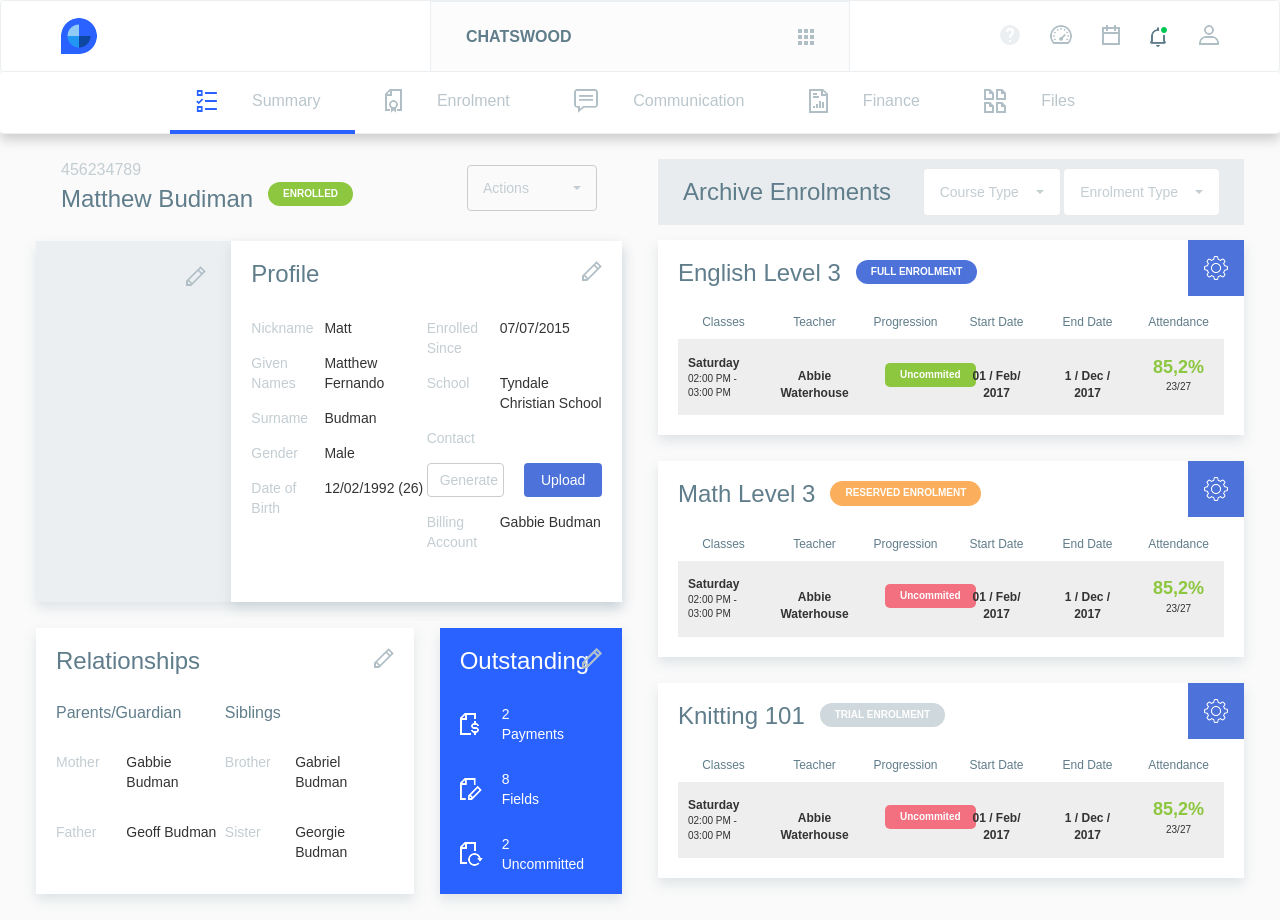
<file: public/index.html>
<!DOCTYPE html>
<html lang="en" dir="ltr">
    <head>
        <meta charset="utf-8">
        <meta http-equiv="X-UA-Compatible" content="IE=edge,chrome=1">
        <meta name="viewport" content="width=device-width,initial-scale=1">

        <title>Upwork Project</title>

        <meta name="author" content="Bojan Petrovic">
        <meta name="description" content="Upwork project">
        <meta name="keywords" content="upwork, project">

        <link rel="stylesheet" href="styles/front.css">
    </head>

    <body>
        <header>
            <nav class="navbar navbar-default">
                <div class="navbar-header">
                    <button type="button" class="navbar-toggle collapsed" data-toggle="collapse" data-target="#bs-example-navbar-collapse-1" aria-expanded="false">
                        <span class="sr-only">Toggle navigation</span>
                        <span class="icon-bar"></span>
                        <span class="icon-bar"></span>
                        <span class="icon-bar"></span>
                    </button>
                    <a class="navbar-brand" href="#">
                        <img alt="Brand" src="images/logo.png">
                    </a>
                </div>

                <div class="navbar-buttonGroup">
                    <button type="button" class="navbar-button dropdown-toggle" data-toggle="dropdown" aria-haspopup="true" aria-expanded="false">
                        Chatswood
                    </button>
                    <ul class="dropdown-menu">
                        <li><a href="#">Action</a></li>
                        <li><a href="#">Another action</a></li>
                        <li><a href="#">Something else here</a></li>
                        <li role="separator" class="divider"></li>
                        <li><a href="#">Separated link</a></li>
                    </ul>
                </div>
                <ul class="nav navbar-nav navbar-right">
                    <li><a href="#" class="navbar-nav-link navbar-nav-link--help"></a></li>
                    <li><a href="#" class="navbar-nav-link navbar-nav-link--dashboard"></a></li>
                    <li><a href="#" class="navbar-nav-link navbar-nav-link--calendar"></a></li>
                    <li><a href="#" class="navbar-nav-link navbar-nav-link--notification"></a></li>
                    <li><a href="#" class="navbar-nav-link navbar-nav-link--user"></a></li>
                </ul>
            </nav>
            <nav class="navbar navbar-secondary">
                <div class="collapse navbar-collapse" id="bs-example-navbar-collapse-1">
                    <ul class="nav navbar-nav navbar-nav--secondary">
                        <li><a href="#" class="navbar-nav-link navbar-nav-link--summary is-active">Summary</a></li>
                        <li><a href="#" class="navbar-nav-link navbar-nav-link--enrolment">Enrolment</a></li>
                        <li><a href="#" class="navbar-nav-link navbar-nav-link--communication">Communication</a></li>
                        <li><a href="#" class="navbar-nav-link navbar-nav-link--finance">Finance</a></li>
                        <li><a href="#" class="navbar-nav-link navbar-nav-link--files">Files</a></li>
                    </ul>
                </div>
            </nav>
        </header>

        <div class="container container--full">
            <div class="o-summary">
                <div class="o-summary-header">
                    <span class="o-summary-headerId">456234789</span>
                    <span class="o-summary-headerTitle">Matthew Budiman</span>
                    <span class="c-badge c-badge--enrolled">enrolled</span>

                    <button type="button" class="button button--primary o-summary-button dropdown-toggle" data-toggle="dropdown" aria-haspopup="true" aria-expanded="false">
                    Actions <span class="button-caret caret"></span>
                    </button>
                </div>
                <div class="c-cardRow">
                    <div class="c-card c-cardLarge c-cardWithImage">
                    <div class="c-cardImage">
                        <a href="#" class="c-card-edit"></a>
                    </div>
                    <div class="c-card-content">
                        <div class="c-card-header">
                            <h1 class="c-card-title">Profile</h1>
                            <a href="#" class="c-card-edit"></a>
                        </div>
                            <div class="c-card-dataColumn">
                                <div class="c-card-dataRow">
                                    <div class="c-card-dataLabel">Nickname</div>
                                    <div class="c-card-dataContent">Matt</div>
                                </div>

                                <div class="c-card-dataRow">
                                    <div class="c-card-dataLabel">Given Names</div>
                                    <div class="c-card-dataContent">Matthew Fernando</div>
                                </div>

                                <div class="c-card-dataRow">
                                    <div class="c-card-dataLabel">Surname</div>
                                    <div class="c-card-dataContent">Budman</div>
                                </div>

                                <div class="c-card-dataRow">
                                    <div class="c-card-dataLabel">Gender</div>
                                    <div class="c-card-dataContent">Male</div>
                                </div>

                                <div class="c-card-dataRow">
                                    <div class="c-card-dataLabel">Date of Birth</div>
                                    <div class="c-card-dataContent">12/02/1992 (26)</div>
                                </div>
                            </div>


                            <div class="c-card-dataColumn">
                                <div class="c-card-dataRow">
                                    <div class="c-card-dataLabel">Enrolled Since</div>
                                    <div class="c-card-dataContent">07/07/2015</div>
                                </div>

                                <div class="c-card-dataRow">
                                    <div class="c-card-dataLabel">School</div>
                                    <div class="c-card-dataContent">Tyndale Christian School</div>
                                </div>

                                <div class="c-card-dataRow">
                                    <div class="c-card-dataLabel">Contact</div>
                                    <div class="c-card-dataContent"></div>
                                </div>

                                <div class="c-card-dataRow">
                                    <button type="button" class="button button--primary c-card-dataColumn-button">
                                    Generate
                                    </button>

                                    <button type="button" class="button button--secondary c-card-dataColumn-button">
                                    Upload
                                    </button>
                                </div>

                                <div class="c-card-dataRow">
                                    <div class="c-card-dataRow">
                                        <div class="c-card-dataLabel">Billing Account</div>
                                        <div class="c-card-dataContent">Gabbie Budman</div>
                                    </div>
                                </div>
                            </div>
                    </div>
                </div>
                </div>
                <div class="c-cardRow">
                    <div class="c-card c-cardMedium u-paddingRight">
                        <div class="c-card-content">
                            <div class="c-card-header">
                                <h1 class="c-card-title">Relationships</h1>
                                <a href="#" class="c-card-edit"></a>
                            </div>
                            <div class="c-card-dataRow">
                                <div class="c-card-dataColumn">
                                    <h2 class="c-card-subtitle">Parents/Guardian</h2>
                                </div>
                                <div class="c-card-dataColumn">
                                    <h2 class="c-card-subtitle">Siblings</h2>
                                </div>
                            </div>

                            <div class="c-card-dataRow">
                                <div class="c-card-dataColumn">
                                    <div class="c-card-dataRow">
                                        <div class="c-card-dataLabel">Mother</div>
                                        <div class="c-card-dataContent">Gabbie Budman</div>
                                    </div>
                                </div>
                                <div class="c-card-dataColumn">
                                    <div class="c-card-dataRow">
                                        <div class="c-card-dataLabel">Brother</div>
                                        <div class="c-card-dataContent">Gabriel Budman</div>
                                    </div>
                                </div>
                            </div>

                            <div class="c-card-dataRow">
                                <div class="c-card-dataColumn">
                                    <div class="c-card-dataRow">
                                        <div class="c-card-dataLabel">Father</div>
                                        <div class="c-card-dataContent">Geoff Budman</div>
                                    </div>
                                </div>
                                <div class="c-card-dataColumn">
                                    <div class="c-card-dataRow">
                                        <div class="c-card-dataLabel">Sister</div>
                                        <div class="c-card-dataContent">Georgie Budman</div>
                                    </div>
                                </div>
                            </div>
                        </div>
                    </div>

                    <div class="c-card c-cardSmall u-paddingLeft">
                        <div class="c-card-content c-card-contentHighlighted">
                            <div class="c-card-header">
                                <h1 class="c-card-title">Outstanding</h1>
                                <a href="#" class="c-card-edit"></a>
                            </div>
                            <div class="c-card-dataRow">
                                <ul class="c-card-dataList">
                                    <li class="c-card-dataListItem c-card-dataListItem--payments">
                                        <span class="c-card-dataListCount">2</span>
                                        <span class="c-card-dataListLabel">Payments</span>
                                    </li>
                                    <li class="c-card-dataListItem c-card-dataListItem--fields">
                                        <span class="c-card-dataListCount">8</span>
                                        <span class="c-card-dataListLabel">Fields</span>
                                    </li>
                                    <li class="c-card-dataListItem c-card-dataListItem--uncommitted u-noMargin">
                                        <span class="c-card-dataListCount">2</span>
                                        <span class="c-card-dataListLabel">Uncommitted</span>
                                    </li>
                                </ul>
                            </div>
                        </div>
                    </div>
                </div>
            </div>

            <div class="o-enrolment">
                <div class="o-enrolment-header">
                    <span class="o-enrolment-headerTitle">Archive Enrolments</span>

                    <div class="o-enrolment-buttons">
                        <button type="button" class="button button--tertiary button-courseType dropdown-toggle" data-toggle="dropdown" aria-haspopup="true" aria-expanded="false">
                        Course Type <span class="button-caret caret"></span>
                        </button>

                        <button type="button" class="button button--tertiary button-enrolmentType dropdown-toggle" data-toggle="dropdown" aria-haspopup="true" aria-expanded="false">
                        Enrolment Type <span class="button-caret caret"></span>
                        </button>
                    </div>
                </div>

                <div class="c-cardRow">
                    <div class="c-card c-cardLarge">
                        <div class="c-card-content">
                            <div class="c-card-header">
                                <h1 class="c-card-title">English Level 3</h1>
                                <span class="c-badge c-badge--full">Full Enrolment</span>
                                <a href="#" class="c-card-settings"></a>
                            </div>
                            <div class="c-card-dataRow enrolment-dataRow">
                                <div class="c-card-dataColumn c-card-dataColumn-2 enrolment-dataColumn">
                                    <h2 class="c-card-dataTitle enrolment-dataTitle">Classes</h2>
                                    <div class="c-card-dataContent">
                                        <span class="enrolment-classDay">Saturday</span>
                                        <span class="enrolment-classTime">02:00 PM - 03:00 PM</span>
                                    </div>
                                </div>
                                <div class="c-card-dataColumn c-card-dataColumn-2 enrolment-dataColumn">
                                    <h2 class="c-card-dataTitle enrolment-dataTitle">Teacher</h2>
                                    <div class="c-card-dataContent u-textCentered u-valignText">
                                        Abbie Waterhouse
                                    </div>
                                </div>
                                <div class="c-card-dataColumn c-card-dataColumn-2 enrolment-dataColumn">
                                    <h2 class="c-card-dataTitle enrolment-dataTitle">Progression</h2>
                                    <div class="c-card-dataContent u-textCentered">
                                        <span class="c-progressBadge c-progressBadge--committed">Uncommited</span>
                                    </div>
                                </div>
                                <div class="c-card-dataColumn c-card-dataColumn-2 enrolment-dataColumn">
                                    <h2 class="c-card-dataTitle enrolment-dataTitle">Start Date</h2>
                                    <div class="c-card-dataContent u-textCentered u-valignText">
                                        01 / Feb/ 2017
                                    </div>
                                </div>
                                <div class="c-card-dataColumn c-card-dataColumn-2 enrolment-dataColumn">
                                    <h2 class="c-card-dataTitle enrolment-dataTitle">End Date</h2>
                                    <div class="c-card-dataContent u-textCentered u-valignText">
                                        1 / Dec / 2017
                                    </div>
                                </div>
                                <div class="c-card-dataColumn c-card-dataColumn-2 enrolment-dataColumn">
                                    <h2 class="c-card-dataTitle enrolment-dataTitle">Attendance</h2>
                                    <div class="c-card-dataContent u-textCentered">
                                        <span class="enrolment-attendancePrecentage">85,2%</span>
                                        <span class="enrolment-attendanceClassCount">23/27</span>
                                    </div>
                                </div>
                            </div>
                        </div>
                    </div>
                </div>
                <div class="c-cardRow">
                    <div class="c-card c-cardLarge">
                        <div class="c-card-content">
                            <div class="c-card-header">
                                <h1 class="c-card-title">Math Level 3</h1>
                                <span class="c-badge c-badge--reserved">Reserved Enrolment</span>
                                <a href="#" class="c-card-settings"></a>
                            </div>
                            <div class="c-card-dataRow enrolment-dataRow">
                                <div class="c-card-dataColumn c-card-dataColumn-2 enrolment-dataColumn">
                                    <h2 class="c-card-dataTitle enrolment-dataTitle">Classes</h2>
                                    <div class="c-card-dataContent">
                                        <span class="enrolment-classDay">Saturday</span>
                                        <span class="enrolment-classTime">02:00 PM - 03:00 PM</span>
                                    </div>
                                </div>
                                <div class="c-card-dataColumn c-card-dataColumn-2 enrolment-dataColumn">
                                    <h2 class="c-card-dataTitle enrolment-dataTitle">Teacher</h2>
                                    <div class="c-card-dataContent u-textCentered u-valignText">
                                        Abbie Waterhouse
                                    </div>
                                </div>
                                <div class="c-card-dataColumn c-card-dataColumn-2 enrolment-dataColumn">
                                    <h2 class="c-card-dataTitle enrolment-dataTitle">Progression</h2>
                                    <div class="c-card-dataContent u-textCentered">
                                        <span class="c-progressBadge c-progressBadge--uncommitted">Uncommited</span>
                                    </div>
                                </div>
                                <div class="c-card-dataColumn c-card-dataColumn-2 enrolment-dataColumn">
                                    <h2 class="c-card-dataTitle enrolment-dataTitle">Start Date</h2>
                                    <div class="c-card-dataContent u-textCentered u-valignText">
                                        01 / Feb/ 2017
                                    </div>
                                </div>
                                <div class="c-card-dataColumn c-card-dataColumn-2 enrolment-dataColumn">
                                    <h2 class="c-card-dataTitle enrolment-dataTitle">End Date</h2>
                                    <div class="c-card-dataContent u-textCentered u-valignText">
                                        1 / Dec / 2017
                                    </div>
                                </div>
                                <div class="c-card-dataColumn c-card-dataColumn-2 enrolment-dataColumn">
                                    <h2 class="c-card-dataTitle enrolment-dataTitle">Attendance</h2>
                                    <div class="c-card-dataContent u-textCentered">
                                        <span class="enrolment-attendancePrecentage">85,2%</span>
                                        <span class="enrolment-attendanceClassCount">23/27</span>
                                    </div>
                                </div>
                            </div>
                        </div>
                    </div>
                </div>
                <div class="c-cardRow">
                    <div class="c-card c-cardLarge">
                        <div class="c-card-content">
                            <div class="c-card-header">
                                <h1 class="c-card-title">Knitting 101</h1>
                                <span class="c-badge c-badge--trial">Trial Enrolment</span>
                                <a href="#" class="c-card-settings"></a>
                            </div>
                            <div class="c-card-dataRow enrolment-dataRow">
                                <div class="c-card-dataColumn c-card-dataColumn-2 enrolment-dataColumn">
                                    <h2 class="c-card-dataTitle enrolment-dataTitle">Classes</h2>
                                    <div class="c-card-dataContent">
                                        <span class="enrolment-classDay">Saturday</span>
                                        <span class="enrolment-classTime">02:00 PM - 03:00 PM</span>
                                    </div>
                                </div>
                                <div class="c-card-dataColumn c-card-dataColumn-2 enrolment-dataColumn">
                                    <h2 class="c-card-dataTitle enrolment-dataTitle">Teacher</h2>
                                    <div class="c-card-dataContent u-textCentered u-valignText">
                                        Abbie Waterhouse
                                    </div>
                                </div>
                                <div class="c-card-dataColumn c-card-dataColumn-2 enrolment-dataColumn">
                                    <h2 class="c-card-dataTitle enrolment-dataTitle">Progression</h2>
                                    <div class="c-card-dataContent u-textCentered">
                                        <span class="c-progressBadge c-progressBadge--uncommitted">Uncommited</span>
                                    </div>
                                </div>
                                <div class="c-card-dataColumn c-card-dataColumn-2 enrolment-dataColumn">
                                    <h2 class="c-card-dataTitle enrolment-dataTitle">Start Date</h2>
                                    <div class="c-card-dataContent u-textCentered u-valignText">
                                        01 / Feb/ 2017
                                    </div>
                                </div>
                                <div class="c-card-dataColumn c-card-dataColumn-2 enrolment-dataColumn">
                                    <h2 class="c-card-dataTitle enrolment-dataTitle">End Date</h2>
                                    <div class="c-card-dataContent u-textCentered u-valignText">
                                        1 / Dec / 2017
                                    </div>
                                </div>
                                <div class="c-card-dataColumn c-card-dataColumn-2 enrolment-dataColumn">
                                    <h2 class="c-card-dataTitle enrolment-dataTitle">Attendance</h2>
                                    <div class="c-card-dataContent u-textCentered">
                                        <span class="enrolment-attendancePrecentage">85,2%</span>
                                        <span class="enrolment-attendanceClassCount">23/27</span>
                                    </div>
                                </div>
                            </div>
                        </div>
                    </div>
                </div>
            </div>
        </div>

        <script src="https://code.jquery.com/jquery-3.3.1.js" integrity="sha256-2Kok7MbOyxpgUVvAk/HJ2jigOSYS2auK4Pfzbm7uH60=" crossorigin="anonymous"></script>
        <script src="https://maxcdn.bootstrapcdn.com/bootstrap/3.3.7/js/bootstrap.min.js" integrity="sha384-Tc5IQib027qvyjSMfHjOMaLkfuWVxZxUPnCJA7l2mCWNIpG9mGCD8wGNIcPD7Txa" crossorigin="anonymous"></script>
    </body>
</html>
</file>
<file: public/styles/front.css>
@charset "UTF-8";
/**
 * Front-end styles.
 */
/**
 * Project-specific configuration.
 */
/**
 * Project-specific configuration.
 */
/*! normalize.css v8.0.0 | MIT License | github.com/necolas/normalize.css */
/* Document
   ========================================================================== */
/**
 * 1. Correct the line height in all browsers.
 * 2. Prevent adjustments of font size after orientation changes in iOS.
 */
html {
  line-height: 1.15;
  /* 1 */
  -webkit-text-size-adjust: 100%;
  /* 2 */ }

/* Sections
   ========================================================================== */
/**
 * Remove the margin in all browsers.
 */
body {
  margin: 0; }

/**
 * Correct the font size and margin on `h1` elements within `section` and
 * `article` contexts in Chrome, Firefox, and Safari.
 */
h1 {
  font-size: 2em;
  margin: 0.67em 0; }

/* Grouping content
   ========================================================================== */
/**
 * 1. Add the correct box sizing in Firefox.
 * 2. Show the overflow in Edge and IE.
 */
hr {
  box-sizing: content-box;
  /* 1 */
  height: 0;
  /* 1 */
  overflow: visible;
  /* 2 */ }

/**
 * 1. Correct the inheritance and scaling of font size in all browsers.
 * 2. Correct the odd `em` font sizing in all browsers.
 */
pre {
  font-family: monospace, monospace;
  /* 1 */
  font-size: 1em;
  /* 2 */ }

/* Text-level semantics
   ========================================================================== */
/**
 * Remove the gray background on active links in IE 10.
 */
a {
  background-color: transparent; }

/**
 * 1. Remove the bottom border in Chrome 57-
 * 2. Add the correct text decoration in Chrome, Edge, IE, Opera, and Safari.
 */
abbr[title] {
  border-bottom: none;
  /* 1 */
  text-decoration: underline;
  /* 2 */
  text-decoration: underline dotted;
  /* 2 */ }

/**
 * Add the correct font weight in Chrome, Edge, and Safari.
 */
b,
strong {
  font-weight: bolder; }

/**
 * 1. Correct the inheritance and scaling of font size in all browsers.
 * 2. Correct the odd `em` font sizing in all browsers.
 */
code,
kbd,
samp {
  font-family: monospace, monospace;
  /* 1 */
  font-size: 1em;
  /* 2 */ }

/**
 * Add the correct font size in all browsers.
 */
small {
  font-size: 80%; }

/**
 * Prevent `sub` and `sup` elements from affecting the line height in
 * all browsers.
 */
sub,
sup {
  font-size: 75%;
  line-height: 0;
  position: relative;
  vertical-align: baseline; }

sub {
  bottom: -0.25em; }

sup {
  top: -0.5em; }

/* Embedded content
   ========================================================================== */
/**
 * Remove the border on images inside links in IE 10.
 */
img {
  border-style: none; }

/* Forms
   ========================================================================== */
/**
 * 1. Change the font styles in all browsers.
 * 2. Remove the margin in Firefox and Safari.
 */
button,
input,
optgroup,
select,
textarea {
  font-family: inherit;
  /* 1 */
  font-size: 100%;
  /* 1 */
  line-height: 1.15;
  /* 1 */
  margin: 0;
  /* 2 */ }

/**
 * Show the overflow in IE.
 * 1. Show the overflow in Edge.
 */
button,
input {
  /* 1 */
  overflow: visible; }

/**
 * Remove the inheritance of text transform in Edge, Firefox, and IE.
 * 1. Remove the inheritance of text transform in Firefox.
 */
button,
select {
  /* 1 */
  text-transform: none; }

/**
 * Correct the inability to style clickable types in iOS and Safari.
 */
button,
[type="button"],
[type="reset"],
[type="submit"] {
  -webkit-appearance: button; }

/**
 * Remove the inner border and padding in Firefox.
 */
button::-moz-focus-inner,
[type="button"]::-moz-focus-inner,
[type="reset"]::-moz-focus-inner,
[type="submit"]::-moz-focus-inner {
  border-style: none;
  padding: 0; }

/**
 * Restore the focus styles unset by the previous rule.
 */
button:-moz-focusring,
[type="button"]:-moz-focusring,
[type="reset"]:-moz-focusring,
[type="submit"]:-moz-focusring {
  outline: 1px dotted ButtonText; }

/**
 * Correct the padding in Firefox.
 */
fieldset {
  padding: 0.35em 0.75em 0.625em; }

/**
 * 1. Correct the text wrapping in Edge and IE.
 * 2. Correct the color inheritance from `fieldset` elements in IE.
 * 3. Remove the padding so developers are not caught out when they zero out
 *    `fieldset` elements in all browsers.
 */
legend {
  box-sizing: border-box;
  /* 1 */
  color: inherit;
  /* 2 */
  display: table;
  /* 1 */
  max-width: 100%;
  /* 1 */
  padding: 0;
  /* 3 */
  white-space: normal;
  /* 1 */ }

/**
 * Add the correct vertical alignment in Chrome, Firefox, and Opera.
 */
progress {
  vertical-align: baseline; }

/**
 * Remove the default vertical scrollbar in IE 10+.
 */
textarea {
  overflow: auto; }

/**
 * 1. Add the correct box sizing in IE 10.
 * 2. Remove the padding in IE 10.
 */
[type="checkbox"],
[type="radio"] {
  box-sizing: border-box;
  /* 1 */
  padding: 0;
  /* 2 */ }

/**
 * Correct the cursor style of increment and decrement buttons in Chrome.
 */
[type="number"]::-webkit-inner-spin-button,
[type="number"]::-webkit-outer-spin-button {
  height: auto; }

/**
 * 1. Correct the odd appearance in Chrome and Safari.
 * 2. Correct the outline style in Safari.
 */
[type="search"] {
  -webkit-appearance: textfield;
  /* 1 */
  outline-offset: -2px;
  /* 2 */ }

/**
 * Remove the inner padding in Chrome and Safari on macOS.
 */
[type="search"]::-webkit-search-decoration {
  -webkit-appearance: none; }

/**
 * 1. Correct the inability to style clickable types in iOS and Safari.
 * 2. Change font properties to `inherit` in Safari.
 */
::-webkit-file-upload-button {
  -webkit-appearance: button;
  /* 1 */
  font: inherit;
  /* 2 */ }

/* Interactive
   ========================================================================== */
/*
 * Add the correct display in Edge, IE 10+, and Firefox.
 */
details {
  display: block; }

/*
 * Add the correct display in all browsers.
 */
summary {
  display: list-item; }

/* Misc
   ========================================================================== */
/**
 * Add the correct display in IE 10+.
 */
template {
  display: none; }

/**
 * Add the correct display in IE 10.
 */
[hidden] {
  display: none; }

/**
 * Front-end variables.
 */
/**
 * Front-end mixins.
 */
/**
 * Vendor styles.
 */
/*!
 *  Font Awesome 4.7.0 by @davegandy - http://fontawesome.io - @fontawesome
 *  License - http://fontawesome.io/license (Font: SIL OFL 1.1, CSS: MIT License)
 */
/* FONT PATH
 * -------------------------- */
@font-face {
  font-family: 'FontAwesome';
  src: url("https://cdnjs.cloudflare.com/ajax/libs/font-awesome/4.7.0/fonts/fontawesome-webfont.eot?v=4.7.0");
  src: url("https://cdnjs.cloudflare.com/ajax/libs/font-awesome/4.7.0/fonts/fontawesome-webfont.eot?#iefix&v=4.7.0") format("embedded-opentype"), url("https://cdnjs.cloudflare.com/ajax/libs/font-awesome/4.7.0/fonts/fontawesome-webfont.woff2?v=4.7.0") format("woff2"), url("https://cdnjs.cloudflare.com/ajax/libs/font-awesome/4.7.0/fonts/fontawesome-webfont.woff?v=4.7.0") format("woff"), url("https://cdnjs.cloudflare.com/ajax/libs/font-awesome/4.7.0/fonts/fontawesome-webfont.ttf?v=4.7.0") format("truetype"), url("https://cdnjs.cloudflare.com/ajax/libs/font-awesome/4.7.0/fonts/fontawesome-webfont.svg?v=4.7.0#fontawesomeregular") format("svg");
  font-weight: normal;
  font-style: normal; }
.fa {
  display: inline-block;
  font: normal normal normal 14px/1 FontAwesome;
  font-size: inherit;
  text-rendering: auto;
  -webkit-font-smoothing: antialiased;
  -moz-osx-font-smoothing: grayscale; }

/* makes the font 33% larger relative to the icon container */
.fa-lg {
  font-size: 1.3333333333em;
  line-height: 0.75em;
  vertical-align: -15%; }

.fa-2x {
  font-size: 2em; }

.fa-3x {
  font-size: 3em; }

.fa-4x {
  font-size: 4em; }

.fa-5x {
  font-size: 5em; }

.fa-fw {
  width: 1.2857142857em;
  text-align: center; }

.fa-ul {
  padding-left: 0;
  margin-left: 2.1428571429em;
  list-style-type: none; }
  .fa-ul > li {
    position: relative; }

.fa-li {
  position: absolute;
  left: -2.1428571429em;
  width: 2.1428571429em;
  top: 0.1428571429em;
  text-align: center; }
  .fa-li.fa-lg {
    left: -1.8571428571em; }

.fa-border {
  padding: .2em .25em .15em;
  border: solid 0.08em #eee;
  border-radius: .1em; }

.fa-pull-left {
  float: left; }

.fa-pull-right {
  float: right; }

.fa.fa-pull-left {
  margin-right: .3em; }
.fa.fa-pull-right {
  margin-left: .3em; }

/* Deprecated as of 4.4.0 */
.pull-right {
  float: right; }

.pull-left {
  float: left; }

.fa.pull-left {
  margin-right: .3em; }
.fa.pull-right {
  margin-left: .3em; }

.fa-spin {
  -webkit-animation: fa-spin 2s infinite linear;
  animation: fa-spin 2s infinite linear; }

.fa-pulse {
  -webkit-animation: fa-spin 1s infinite steps(8);
  animation: fa-spin 1s infinite steps(8); }

@-webkit-keyframes fa-spin {
  0% {
    -webkit-transform: rotate(0deg);
    transform: rotate(0deg); }
  100% {
    -webkit-transform: rotate(359deg);
    transform: rotate(359deg); } }
@keyframes fa-spin {
  0% {
    -webkit-transform: rotate(0deg);
    transform: rotate(0deg); }
  100% {
    -webkit-transform: rotate(359deg);
    transform: rotate(359deg); } }
.fa-rotate-90 {
  -ms-filter: "progid:DXImageTransform.Microsoft.BasicImage(rotation=1)";
  -webkit-transform: rotate(90deg);
  -ms-transform: rotate(90deg);
  transform: rotate(90deg); }

.fa-rotate-180 {
  -ms-filter: "progid:DXImageTransform.Microsoft.BasicImage(rotation=2)";
  -webkit-transform: rotate(180deg);
  -ms-transform: rotate(180deg);
  transform: rotate(180deg); }

.fa-rotate-270 {
  -ms-filter: "progid:DXImageTransform.Microsoft.BasicImage(rotation=3)";
  -webkit-transform: rotate(270deg);
  -ms-transform: rotate(270deg);
  transform: rotate(270deg); }

.fa-flip-horizontal {
  -ms-filter: "progid:DXImageTransform.Microsoft.BasicImage(rotation=0, mirror=1)";
  -webkit-transform: scale(-1, 1);
  -ms-transform: scale(-1, 1);
  transform: scale(-1, 1); }

.fa-flip-vertical {
  -ms-filter: "progid:DXImageTransform.Microsoft.BasicImage(rotation=2, mirror=1)";
  -webkit-transform: scale(1, -1);
  -ms-transform: scale(1, -1);
  transform: scale(1, -1); }

:root .fa-rotate-90,
:root .fa-rotate-180,
:root .fa-rotate-270,
:root .fa-flip-horizontal,
:root .fa-flip-vertical {
  filter: none; }

.fa-stack {
  position: relative;
  display: inline-block;
  width: 2em;
  height: 2em;
  line-height: 2em;
  vertical-align: middle; }

.fa-stack-1x, .fa-stack-2x {
  position: absolute;
  left: 0;
  width: 100%;
  text-align: center; }

.fa-stack-1x {
  line-height: inherit; }

.fa-stack-2x {
  font-size: 2em; }

.fa-inverse {
  color: #fff; }

/* Font Awesome uses the Unicode Private Use Area (PUA) to ensure screen
   readers do not read off random characters that represent icons */
.fa-glass:before {
  content: ""; }

.fa-music:before {
  content: ""; }

.fa-search:before {
  content: ""; }

.fa-envelope-o:before {
  content: ""; }

.fa-heart:before {
  content: ""; }

.fa-star:before {
  content: ""; }

.fa-star-o:before {
  content: ""; }

.fa-user:before {
  content: ""; }

.fa-film:before {
  content: ""; }

.fa-th-large:before {
  content: ""; }

.fa-th:before {
  content: ""; }

.fa-th-list:before {
  content: ""; }

.fa-check:before {
  content: ""; }

.fa-remove:before,
.fa-close:before,
.fa-times:before {
  content: ""; }

.fa-search-plus:before {
  content: ""; }

.fa-search-minus:before {
  content: ""; }

.fa-power-off:before {
  content: ""; }

.fa-signal:before {
  content: ""; }

.fa-gear:before,
.fa-cog:before {
  content: ""; }

.fa-trash-o:before {
  content: ""; }

.fa-home:before {
  content: ""; }

.fa-file-o:before {
  content: ""; }

.fa-clock-o:before {
  content: ""; }

.fa-road:before {
  content: ""; }

.fa-download:before {
  content: ""; }

.fa-arrow-circle-o-down:before {
  content: ""; }

.fa-arrow-circle-o-up:before {
  content: ""; }

.fa-inbox:before {
  content: ""; }

.fa-play-circle-o:before {
  content: ""; }

.fa-rotate-right:before,
.fa-repeat:before {
  content: ""; }

.fa-refresh:before {
  content: ""; }

.fa-list-alt:before {
  content: ""; }

.fa-lock:before {
  content: ""; }

.fa-flag:before {
  content: ""; }

.fa-headphones:before {
  content: ""; }

.fa-volume-off:before {
  content: ""; }

.fa-volume-down:before {
  content: ""; }

.fa-volume-up:before {
  content: ""; }

.fa-qrcode:before {
  content: ""; }

.fa-barcode:before {
  content: ""; }

.fa-tag:before {
  content: ""; }

.fa-tags:before {
  content: ""; }

.fa-book:before {
  content: ""; }

.fa-bookmark:before {
  content: ""; }

.fa-print:before {
  content: ""; }

.fa-camera:before {
  content: ""; }

.fa-font:before {
  content: ""; }

.fa-bold:before {
  content: ""; }

.fa-italic:before {
  content: ""; }

.fa-text-height:before {
  content: ""; }

.fa-text-width:before {
  content: ""; }

.fa-align-left:before {
  content: ""; }

.fa-align-center:before {
  content: ""; }

.fa-align-right:before {
  content: ""; }

.fa-align-justify:before {
  content: ""; }

.fa-list:before {
  content: ""; }

.fa-dedent:before,
.fa-outdent:before {
  content: ""; }

.fa-indent:before {
  content: ""; }

.fa-video-camera:before {
  content: ""; }

.fa-photo:before,
.fa-image:before,
.fa-picture-o:before {
  content: ""; }

.fa-pencil:before {
  content: ""; }

.fa-map-marker:before {
  content: ""; }

.fa-adjust:before {
  content: ""; }

.fa-tint:before {
  content: ""; }

.fa-edit:before,
.fa-pencil-square-o:before {
  content: ""; }

.fa-share-square-o:before {
  content: ""; }

.fa-check-square-o:before {
  content: ""; }

.fa-arrows:before {
  content: ""; }

.fa-step-backward:before {
  content: ""; }

.fa-fast-backward:before {
  content: ""; }

.fa-backward:before {
  content: ""; }

.fa-play:before {
  content: ""; }

.fa-pause:before {
  content: ""; }

.fa-stop:before {
  content: ""; }

.fa-forward:before {
  content: ""; }

.fa-fast-forward:before {
  content: ""; }

.fa-step-forward:before {
  content: ""; }

.fa-eject:before {
  content: ""; }

.fa-chevron-left:before {
  content: ""; }

.fa-chevron-right:before {
  content: ""; }

.fa-plus-circle:before {
  content: ""; }

.fa-minus-circle:before {
  content: ""; }

.fa-times-circle:before {
  content: ""; }

.fa-check-circle:before {
  content: ""; }

.fa-question-circle:before {
  content: ""; }

.fa-info-circle:before {
  content: ""; }

.fa-crosshairs:before {
  content: ""; }

.fa-times-circle-o:before {
  content: ""; }

.fa-check-circle-o:before {
  content: ""; }

.fa-ban:before {
  content: ""; }

.fa-arrow-left:before {
  content: ""; }

.fa-arrow-right:before {
  content: ""; }

.fa-arrow-up:before {
  content: ""; }

.fa-arrow-down:before {
  content: ""; }

.fa-mail-forward:before,
.fa-share:before {
  content: ""; }

.fa-expand:before {
  content: ""; }

.fa-compress:before {
  content: ""; }

.fa-plus:before {
  content: ""; }

.fa-minus:before {
  content: ""; }

.fa-asterisk:before {
  content: ""; }

.fa-exclamation-circle:before {
  content: ""; }

.fa-gift:before {
  content: ""; }

.fa-leaf:before {
  content: ""; }

.fa-fire:before {
  content: ""; }

.fa-eye:before {
  content: ""; }

.fa-eye-slash:before {
  content: ""; }

.fa-warning:before,
.fa-exclamation-triangle:before {
  content: ""; }

.fa-plane:before {
  content: ""; }

.fa-calendar:before {
  content: ""; }

.fa-random:before {
  content: ""; }

.fa-comment:before {
  content: ""; }

.fa-magnet:before {
  content: ""; }

.fa-chevron-up:before {
  content: ""; }

.fa-chevron-down:before {
  content: ""; }

.fa-retweet:before {
  content: ""; }

.fa-shopping-cart:before {
  content: ""; }

.fa-folder:before {
  content: ""; }

.fa-folder-open:before {
  content: ""; }

.fa-arrows-v:before {
  content: ""; }

.fa-arrows-h:before {
  content: ""; }

.fa-bar-chart-o:before,
.fa-bar-chart:before {
  content: ""; }

.fa-twitter-square:before {
  content: ""; }

.fa-facebook-square:before {
  content: ""; }

.fa-camera-retro:before {
  content: ""; }

.fa-key:before {
  content: ""; }

.fa-gears:before,
.fa-cogs:before {
  content: ""; }

.fa-comments:before {
  content: ""; }

.fa-thumbs-o-up:before {
  content: ""; }

.fa-thumbs-o-down:before {
  content: ""; }

.fa-star-half:before {
  content: ""; }

.fa-heart-o:before {
  content: ""; }

.fa-sign-out:before {
  content: ""; }

.fa-linkedin-square:before {
  content: ""; }

.fa-thumb-tack:before {
  content: ""; }

.fa-external-link:before {
  content: ""; }

.fa-sign-in:before {
  content: ""; }

.fa-trophy:before {
  content: ""; }

.fa-github-square:before {
  content: ""; }

.fa-upload:before {
  content: ""; }

.fa-lemon-o:before {
  content: ""; }

.fa-phone:before {
  content: ""; }

.fa-square-o:before {
  content: ""; }

.fa-bookmark-o:before {
  content: ""; }

.fa-phone-square:before {
  content: ""; }

.fa-twitter:before {
  content: ""; }

.fa-facebook-f:before,
.fa-facebook:before {
  content: ""; }

.fa-github:before {
  content: ""; }

.fa-unlock:before {
  content: ""; }

.fa-credit-card:before {
  content: ""; }

.fa-feed:before,
.fa-rss:before {
  content: ""; }

.fa-hdd-o:before {
  content: ""; }

.fa-bullhorn:before {
  content: ""; }

.fa-bell:before {
  content: ""; }

.fa-certificate:before {
  content: ""; }

.fa-hand-o-right:before {
  content: ""; }

.fa-hand-o-left:before {
  content: ""; }

.fa-hand-o-up:before {
  content: ""; }

.fa-hand-o-down:before {
  content: ""; }

.fa-arrow-circle-left:before {
  content: ""; }

.fa-arrow-circle-right:before {
  content: ""; }

.fa-arrow-circle-up:before {
  content: ""; }

.fa-arrow-circle-down:before {
  content: ""; }

.fa-globe:before {
  content: ""; }

.fa-wrench:before {
  content: ""; }

.fa-tasks:before {
  content: ""; }

.fa-filter:before {
  content: ""; }

.fa-briefcase:before {
  content: ""; }

.fa-arrows-alt:before {
  content: ""; }

.fa-group:before,
.fa-users:before {
  content: ""; }

.fa-chain:before,
.fa-link:before {
  content: ""; }

.fa-cloud:before {
  content: ""; }

.fa-flask:before {
  content: ""; }

.fa-cut:before,
.fa-scissors:before {
  content: ""; }

.fa-copy:before,
.fa-files-o:before {
  content: ""; }

.fa-paperclip:before {
  content: ""; }

.fa-save:before,
.fa-floppy-o:before {
  content: ""; }

.fa-square:before {
  content: ""; }

.fa-navicon:before,
.fa-reorder:before,
.fa-bars:before {
  content: ""; }

.fa-list-ul:before {
  content: ""; }

.fa-list-ol:before {
  content: ""; }

.fa-strikethrough:before {
  content: ""; }

.fa-underline:before {
  content: ""; }

.fa-table:before {
  content: ""; }

.fa-magic:before {
  content: ""; }

.fa-truck:before {
  content: ""; }

.fa-pinterest:before {
  content: ""; }

.fa-pinterest-square:before {
  content: ""; }

.fa-google-plus-square:before {
  content: ""; }

.fa-google-plus:before {
  content: ""; }

.fa-money:before {
  content: ""; }

.fa-caret-down:before {
  content: ""; }

.fa-caret-up:before {
  content: ""; }

.fa-caret-left:before {
  content: ""; }

.fa-caret-right:before {
  content: ""; }

.fa-columns:before {
  content: ""; }

.fa-unsorted:before,
.fa-sort:before {
  content: ""; }

.fa-sort-down:before,
.fa-sort-desc:before {
  content: ""; }

.fa-sort-up:before,
.fa-sort-asc:before {
  content: ""; }

.fa-envelope:before {
  content: ""; }

.fa-linkedin:before {
  content: ""; }

.fa-rotate-left:before,
.fa-undo:before {
  content: ""; }

.fa-legal:before,
.fa-gavel:before {
  content: ""; }

.fa-dashboard:before,
.fa-tachometer:before {
  content: ""; }

.fa-comment-o:before {
  content: ""; }

.fa-comments-o:before {
  content: ""; }

.fa-flash:before,
.fa-bolt:before {
  content: ""; }

.fa-sitemap:before {
  content: ""; }

.fa-umbrella:before {
  content: ""; }

.fa-paste:before,
.fa-clipboard:before {
  content: ""; }

.fa-lightbulb-o:before {
  content: ""; }

.fa-exchange:before {
  content: ""; }

.fa-cloud-download:before {
  content: ""; }

.fa-cloud-upload:before {
  content: ""; }

.fa-user-md:before {
  content: ""; }

.fa-stethoscope:before {
  content: ""; }

.fa-suitcase:before {
  content: ""; }

.fa-bell-o:before {
  content: ""; }

.fa-coffee:before {
  content: ""; }

.fa-cutlery:before {
  content: ""; }

.fa-file-text-o:before {
  content: ""; }

.fa-building-o:before {
  content: ""; }

.fa-hospital-o:before {
  content: ""; }

.fa-ambulance:before {
  content: ""; }

.fa-medkit:before {
  content: ""; }

.fa-fighter-jet:before {
  content: ""; }

.fa-beer:before {
  content: ""; }

.fa-h-square:before {
  content: ""; }

.fa-plus-square:before {
  content: ""; }

.fa-angle-double-left:before {
  content: ""; }

.fa-angle-double-right:before {
  content: ""; }

.fa-angle-double-up:before {
  content: ""; }

.fa-angle-double-down:before {
  content: ""; }

.fa-angle-left:before {
  content: ""; }

.fa-angle-right:before {
  content: ""; }

.fa-angle-up:before {
  content: ""; }

.fa-angle-down:before {
  content: ""; }

.fa-desktop:before {
  content: ""; }

.fa-laptop:before {
  content: ""; }

.fa-tablet:before {
  content: ""; }

.fa-mobile-phone:before,
.fa-mobile:before {
  content: ""; }

.fa-circle-o:before {
  content: ""; }

.fa-quote-left:before {
  content: ""; }

.fa-quote-right:before {
  content: ""; }

.fa-spinner:before {
  content: ""; }

.fa-circle:before {
  content: ""; }

.fa-mail-reply:before,
.fa-reply:before {
  content: ""; }

.fa-github-alt:before {
  content: ""; }

.fa-folder-o:before {
  content: ""; }

.fa-folder-open-o:before {
  content: ""; }

.fa-smile-o:before {
  content: ""; }

.fa-frown-o:before {
  content: ""; }

.fa-meh-o:before {
  content: ""; }

.fa-gamepad:before {
  content: ""; }

.fa-keyboard-o:before {
  content: ""; }

.fa-flag-o:before {
  content: ""; }

.fa-flag-checkered:before {
  content: ""; }

.fa-terminal:before {
  content: ""; }

.fa-code:before {
  content: ""; }

.fa-mail-reply-all:before,
.fa-reply-all:before {
  content: ""; }

.fa-star-half-empty:before,
.fa-star-half-full:before,
.fa-star-half-o:before {
  content: ""; }

.fa-location-arrow:before {
  content: ""; }

.fa-crop:before {
  content: ""; }

.fa-code-fork:before {
  content: ""; }

.fa-unlink:before,
.fa-chain-broken:before {
  content: ""; }

.fa-question:before {
  content: ""; }

.fa-info:before {
  content: ""; }

.fa-exclamation:before {
  content: ""; }

.fa-superscript:before {
  content: ""; }

.fa-subscript:before {
  content: ""; }

.fa-eraser:before {
  content: ""; }

.fa-puzzle-piece:before {
  content: ""; }

.fa-microphone:before {
  content: ""; }

.fa-microphone-slash:before {
  content: ""; }

.fa-shield:before {
  content: ""; }

.fa-calendar-o:before {
  content: ""; }

.fa-fire-extinguisher:before {
  content: ""; }

.fa-rocket:before {
  content: ""; }

.fa-maxcdn:before {
  content: ""; }

.fa-chevron-circle-left:before {
  content: ""; }

.fa-chevron-circle-right:before {
  content: ""; }

.fa-chevron-circle-up:before {
  content: ""; }

.fa-chevron-circle-down:before {
  content: ""; }

.fa-html5:before {
  content: ""; }

.fa-css3:before {
  content: ""; }

.fa-anchor:before {
  content: ""; }

.fa-unlock-alt:before {
  content: ""; }

.fa-bullseye:before {
  content: ""; }

.fa-ellipsis-h:before {
  content: ""; }

.fa-ellipsis-v:before {
  content: ""; }

.fa-rss-square:before {
  content: ""; }

.fa-play-circle:before {
  content: ""; }

.fa-ticket:before {
  content: ""; }

.fa-minus-square:before {
  content: ""; }

.fa-minus-square-o:before {
  content: ""; }

.fa-level-up:before {
  content: ""; }

.fa-level-down:before {
  content: ""; }

.fa-check-square:before {
  content: ""; }

.fa-pencil-square:before {
  content: ""; }

.fa-external-link-square:before {
  content: ""; }

.fa-share-square:before {
  content: ""; }

.fa-compass:before {
  content: ""; }

.fa-toggle-down:before,
.fa-caret-square-o-down:before {
  content: ""; }

.fa-toggle-up:before,
.fa-caret-square-o-up:before {
  content: ""; }

.fa-toggle-right:before,
.fa-caret-square-o-right:before {
  content: ""; }

.fa-euro:before,
.fa-eur:before {
  content: ""; }

.fa-gbp:before {
  content: ""; }

.fa-dollar:before,
.fa-usd:before {
  content: ""; }

.fa-rupee:before,
.fa-inr:before {
  content: ""; }

.fa-cny:before,
.fa-rmb:before,
.fa-yen:before,
.fa-jpy:before {
  content: ""; }

.fa-ruble:before,
.fa-rouble:before,
.fa-rub:before {
  content: ""; }

.fa-won:before,
.fa-krw:before {
  content: ""; }

.fa-bitcoin:before,
.fa-btc:before {
  content: ""; }

.fa-file:before {
  content: ""; }

.fa-file-text:before {
  content: ""; }

.fa-sort-alpha-asc:before {
  content: ""; }

.fa-sort-alpha-desc:before {
  content: ""; }

.fa-sort-amount-asc:before {
  content: ""; }

.fa-sort-amount-desc:before {
  content: ""; }

.fa-sort-numeric-asc:before {
  content: ""; }

.fa-sort-numeric-desc:before {
  content: ""; }

.fa-thumbs-up:before {
  content: ""; }

.fa-thumbs-down:before {
  content: ""; }

.fa-youtube-square:before {
  content: ""; }

.fa-youtube:before {
  content: ""; }

.fa-xing:before {
  content: ""; }

.fa-xing-square:before {
  content: ""; }

.fa-youtube-play:before {
  content: ""; }

.fa-dropbox:before {
  content: ""; }

.fa-stack-overflow:before {
  content: ""; }

.fa-instagram:before {
  content: ""; }

.fa-flickr:before {
  content: ""; }

.fa-adn:before {
  content: ""; }

.fa-bitbucket:before {
  content: ""; }

.fa-bitbucket-square:before {
  content: ""; }

.fa-tumblr:before {
  content: ""; }

.fa-tumblr-square:before {
  content: ""; }

.fa-long-arrow-down:before {
  content: ""; }

.fa-long-arrow-up:before {
  content: ""; }

.fa-long-arrow-left:before {
  content: ""; }

.fa-long-arrow-right:before {
  content: ""; }

.fa-apple:before {
  content: ""; }

.fa-windows:before {
  content: ""; }

.fa-android:before {
  content: ""; }

.fa-linux:before {
  content: ""; }

.fa-dribbble:before {
  content: ""; }

.fa-skype:before {
  content: ""; }

.fa-foursquare:before {
  content: ""; }

.fa-trello:before {
  content: ""; }

.fa-female:before {
  content: ""; }

.fa-male:before {
  content: ""; }

.fa-gittip:before,
.fa-gratipay:before {
  content: ""; }

.fa-sun-o:before {
  content: ""; }

.fa-moon-o:before {
  content: ""; }

.fa-archive:before {
  content: ""; }

.fa-bug:before {
  content: ""; }

.fa-vk:before {
  content: ""; }

.fa-weibo:before {
  content: ""; }

.fa-renren:before {
  content: ""; }

.fa-pagelines:before {
  content: ""; }

.fa-stack-exchange:before {
  content: ""; }

.fa-arrow-circle-o-right:before {
  content: ""; }

.fa-arrow-circle-o-left:before {
  content: ""; }

.fa-toggle-left:before,
.fa-caret-square-o-left:before {
  content: ""; }

.fa-dot-circle-o:before {
  content: ""; }

.fa-wheelchair:before {
  content: ""; }

.fa-vimeo-square:before {
  content: ""; }

.fa-turkish-lira:before,
.fa-try:before {
  content: ""; }

.fa-plus-square-o:before {
  content: ""; }

.fa-space-shuttle:before {
  content: ""; }

.fa-slack:before {
  content: ""; }

.fa-envelope-square:before {
  content: ""; }

.fa-wordpress:before {
  content: ""; }

.fa-openid:before {
  content: ""; }

.fa-institution:before,
.fa-bank:before,
.fa-university:before {
  content: ""; }

.fa-mortar-board:before,
.fa-graduation-cap:before {
  content: ""; }

.fa-yahoo:before {
  content: ""; }

.fa-google:before {
  content: ""; }

.fa-reddit:before {
  content: ""; }

.fa-reddit-square:before {
  content: ""; }

.fa-stumbleupon-circle:before {
  content: ""; }

.fa-stumbleupon:before {
  content: ""; }

.fa-delicious:before {
  content: ""; }

.fa-digg:before {
  content: ""; }

.fa-pied-piper-pp:before {
  content: ""; }

.fa-pied-piper-alt:before {
  content: ""; }

.fa-drupal:before {
  content: ""; }

.fa-joomla:before {
  content: ""; }

.fa-language:before {
  content: ""; }

.fa-fax:before {
  content: ""; }

.fa-building:before {
  content: ""; }

.fa-child:before {
  content: ""; }

.fa-paw:before {
  content: ""; }

.fa-spoon:before {
  content: ""; }

.fa-cube:before {
  content: ""; }

.fa-cubes:before {
  content: ""; }

.fa-behance:before {
  content: ""; }

.fa-behance-square:before {
  content: ""; }

.fa-steam:before {
  content: ""; }

.fa-steam-square:before {
  content: ""; }

.fa-recycle:before {
  content: ""; }

.fa-automobile:before,
.fa-car:before {
  content: ""; }

.fa-cab:before,
.fa-taxi:before {
  content: ""; }

.fa-tree:before {
  content: ""; }

.fa-spotify:before {
  content: ""; }

.fa-deviantart:before {
  content: ""; }

.fa-soundcloud:before {
  content: ""; }

.fa-database:before {
  content: ""; }

.fa-file-pdf-o:before {
  content: ""; }

.fa-file-word-o:before {
  content: ""; }

.fa-file-excel-o:before {
  content: ""; }

.fa-file-powerpoint-o:before {
  content: ""; }

.fa-file-photo-o:before,
.fa-file-picture-o:before,
.fa-file-image-o:before {
  content: ""; }

.fa-file-zip-o:before,
.fa-file-archive-o:before {
  content: ""; }

.fa-file-sound-o:before,
.fa-file-audio-o:before {
  content: ""; }

.fa-file-movie-o:before,
.fa-file-video-o:before {
  content: ""; }

.fa-file-code-o:before {
  content: ""; }

.fa-vine:before {
  content: ""; }

.fa-codepen:before {
  content: ""; }

.fa-jsfiddle:before {
  content: ""; }

.fa-life-bouy:before,
.fa-life-buoy:before,
.fa-life-saver:before,
.fa-support:before,
.fa-life-ring:before {
  content: ""; }

.fa-circle-o-notch:before {
  content: ""; }

.fa-ra:before,
.fa-resistance:before,
.fa-rebel:before {
  content: ""; }

.fa-ge:before,
.fa-empire:before {
  content: ""; }

.fa-git-square:before {
  content: ""; }

.fa-git:before {
  content: ""; }

.fa-y-combinator-square:before,
.fa-yc-square:before,
.fa-hacker-news:before {
  content: ""; }

.fa-tencent-weibo:before {
  content: ""; }

.fa-qq:before {
  content: ""; }

.fa-wechat:before,
.fa-weixin:before {
  content: ""; }

.fa-send:before,
.fa-paper-plane:before {
  content: ""; }

.fa-send-o:before,
.fa-paper-plane-o:before {
  content: ""; }

.fa-history:before {
  content: ""; }

.fa-circle-thin:before {
  content: ""; }

.fa-header:before {
  content: ""; }

.fa-paragraph:before {
  content: ""; }

.fa-sliders:before {
  content: ""; }

.fa-share-alt:before {
  content: ""; }

.fa-share-alt-square:before {
  content: ""; }

.fa-bomb:before {
  content: ""; }

.fa-soccer-ball-o:before,
.fa-futbol-o:before {
  content: ""; }

.fa-tty:before {
  content: ""; }

.fa-binoculars:before {
  content: ""; }

.fa-plug:before {
  content: ""; }

.fa-slideshare:before {
  content: ""; }

.fa-twitch:before {
  content: ""; }

.fa-yelp:before {
  content: ""; }

.fa-newspaper-o:before {
  content: ""; }

.fa-wifi:before {
  content: ""; }

.fa-calculator:before {
  content: ""; }

.fa-paypal:before {
  content: ""; }

.fa-google-wallet:before {
  content: ""; }

.fa-cc-visa:before {
  content: ""; }

.fa-cc-mastercard:before {
  content: ""; }

.fa-cc-discover:before {
  content: ""; }

.fa-cc-amex:before {
  content: ""; }

.fa-cc-paypal:before {
  content: ""; }

.fa-cc-stripe:before {
  content: ""; }

.fa-bell-slash:before {
  content: ""; }

.fa-bell-slash-o:before {
  content: ""; }

.fa-trash:before {
  content: ""; }

.fa-copyright:before {
  content: ""; }

.fa-at:before {
  content: ""; }

.fa-eyedropper:before {
  content: ""; }

.fa-paint-brush:before {
  content: ""; }

.fa-birthday-cake:before {
  content: ""; }

.fa-area-chart:before {
  content: ""; }

.fa-pie-chart:before {
  content: ""; }

.fa-line-chart:before {
  content: ""; }

.fa-lastfm:before {
  content: ""; }

.fa-lastfm-square:before {
  content: ""; }

.fa-toggle-off:before {
  content: ""; }

.fa-toggle-on:before {
  content: ""; }

.fa-bicycle:before {
  content: ""; }

.fa-bus:before {
  content: ""; }

.fa-ioxhost:before {
  content: ""; }

.fa-angellist:before {
  content: ""; }

.fa-cc:before {
  content: ""; }

.fa-shekel:before,
.fa-sheqel:before,
.fa-ils:before {
  content: ""; }

.fa-meanpath:before {
  content: ""; }

.fa-buysellads:before {
  content: ""; }

.fa-connectdevelop:before {
  content: ""; }

.fa-dashcube:before {
  content: ""; }

.fa-forumbee:before {
  content: ""; }

.fa-leanpub:before {
  content: ""; }

.fa-sellsy:before {
  content: ""; }

.fa-shirtsinbulk:before {
  content: ""; }

.fa-simplybuilt:before {
  content: ""; }

.fa-skyatlas:before {
  content: ""; }

.fa-cart-plus:before {
  content: ""; }

.fa-cart-arrow-down:before {
  content: ""; }

.fa-diamond:before {
  content: ""; }

.fa-ship:before {
  content: ""; }

.fa-user-secret:before {
  content: ""; }

.fa-motorcycle:before {
  content: ""; }

.fa-street-view:before {
  content: ""; }

.fa-heartbeat:before {
  content: ""; }

.fa-venus:before {
  content: ""; }

.fa-mars:before {
  content: ""; }

.fa-mercury:before {
  content: ""; }

.fa-intersex:before,
.fa-transgender:before {
  content: ""; }

.fa-transgender-alt:before {
  content: ""; }

.fa-venus-double:before {
  content: ""; }

.fa-mars-double:before {
  content: ""; }

.fa-venus-mars:before {
  content: ""; }

.fa-mars-stroke:before {
  content: ""; }

.fa-mars-stroke-v:before {
  content: ""; }

.fa-mars-stroke-h:before {
  content: ""; }

.fa-neuter:before {
  content: ""; }

.fa-genderless:before {
  content: ""; }

.fa-facebook-official:before {
  content: ""; }

.fa-pinterest-p:before {
  content: ""; }

.fa-whatsapp:before {
  content: ""; }

.fa-server:before {
  content: ""; }

.fa-user-plus:before {
  content: ""; }

.fa-user-times:before {
  content: ""; }

.fa-hotel:before,
.fa-bed:before {
  content: ""; }

.fa-viacoin:before {
  content: ""; }

.fa-train:before {
  content: ""; }

.fa-subway:before {
  content: ""; }

.fa-medium:before {
  content: ""; }

.fa-yc:before,
.fa-y-combinator:before {
  content: ""; }

.fa-optin-monster:before {
  content: ""; }

.fa-opencart:before {
  content: ""; }

.fa-expeditedssl:before {
  content: ""; }

.fa-battery-4:before,
.fa-battery:before,
.fa-battery-full:before {
  content: ""; }

.fa-battery-3:before,
.fa-battery-three-quarters:before {
  content: ""; }

.fa-battery-2:before,
.fa-battery-half:before {
  content: ""; }

.fa-battery-1:before,
.fa-battery-quarter:before {
  content: ""; }

.fa-battery-0:before,
.fa-battery-empty:before {
  content: ""; }

.fa-mouse-pointer:before {
  content: ""; }

.fa-i-cursor:before {
  content: ""; }

.fa-object-group:before {
  content: ""; }

.fa-object-ungroup:before {
  content: ""; }

.fa-sticky-note:before {
  content: ""; }

.fa-sticky-note-o:before {
  content: ""; }

.fa-cc-jcb:before {
  content: ""; }

.fa-cc-diners-club:before {
  content: ""; }

.fa-clone:before {
  content: ""; }

.fa-balance-scale:before {
  content: ""; }

.fa-hourglass-o:before {
  content: ""; }

.fa-hourglass-1:before,
.fa-hourglass-start:before {
  content: ""; }

.fa-hourglass-2:before,
.fa-hourglass-half:before {
  content: ""; }

.fa-hourglass-3:before,
.fa-hourglass-end:before {
  content: ""; }

.fa-hourglass:before {
  content: ""; }

.fa-hand-grab-o:before,
.fa-hand-rock-o:before {
  content: ""; }

.fa-hand-stop-o:before,
.fa-hand-paper-o:before {
  content: ""; }

.fa-hand-scissors-o:before {
  content: ""; }

.fa-hand-lizard-o:before {
  content: ""; }

.fa-hand-spock-o:before {
  content: ""; }

.fa-hand-pointer-o:before {
  content: ""; }

.fa-hand-peace-o:before {
  content: ""; }

.fa-trademark:before {
  content: ""; }

.fa-registered:before {
  content: ""; }

.fa-creative-commons:before {
  content: ""; }

.fa-gg:before {
  content: ""; }

.fa-gg-circle:before {
  content: ""; }

.fa-tripadvisor:before {
  content: ""; }

.fa-odnoklassniki:before {
  content: ""; }

.fa-odnoklassniki-square:before {
  content: ""; }

.fa-get-pocket:before {
  content: ""; }

.fa-wikipedia-w:before {
  content: ""; }

.fa-safari:before {
  content: ""; }

.fa-chrome:before {
  content: ""; }

.fa-firefox:before {
  content: ""; }

.fa-opera:before {
  content: ""; }

.fa-internet-explorer:before {
  content: ""; }

.fa-tv:before,
.fa-television:before {
  content: ""; }

.fa-contao:before {
  content: ""; }

.fa-500px:before {
  content: ""; }

.fa-amazon:before {
  content: ""; }

.fa-calendar-plus-o:before {
  content: ""; }

.fa-calendar-minus-o:before {
  content: ""; }

.fa-calendar-times-o:before {
  content: ""; }

.fa-calendar-check-o:before {
  content: ""; }

.fa-industry:before {
  content: ""; }

.fa-map-pin:before {
  content: ""; }

.fa-map-signs:before {
  content: ""; }

.fa-map-o:before {
  content: ""; }

.fa-map:before {
  content: ""; }

.fa-commenting:before {
  content: ""; }

.fa-commenting-o:before {
  content: ""; }

.fa-houzz:before {
  content: ""; }

.fa-vimeo:before {
  content: ""; }

.fa-black-tie:before {
  content: ""; }

.fa-fonticons:before {
  content: ""; }

.fa-reddit-alien:before {
  content: ""; }

.fa-edge:before {
  content: ""; }

.fa-credit-card-alt:before {
  content: ""; }

.fa-codiepie:before {
  content: ""; }

.fa-modx:before {
  content: ""; }

.fa-fort-awesome:before {
  content: ""; }

.fa-usb:before {
  content: ""; }

.fa-product-hunt:before {
  content: ""; }

.fa-mixcloud:before {
  content: ""; }

.fa-scribd:before {
  content: ""; }

.fa-pause-circle:before {
  content: ""; }

.fa-pause-circle-o:before {
  content: ""; }

.fa-stop-circle:before {
  content: ""; }

.fa-stop-circle-o:before {
  content: ""; }

.fa-shopping-bag:before {
  content: ""; }

.fa-shopping-basket:before {
  content: ""; }

.fa-hashtag:before {
  content: ""; }

.fa-bluetooth:before {
  content: ""; }

.fa-bluetooth-b:before {
  content: ""; }

.fa-percent:before {
  content: ""; }

.fa-gitlab:before {
  content: ""; }

.fa-wpbeginner:before {
  content: ""; }

.fa-wpforms:before {
  content: ""; }

.fa-envira:before {
  content: ""; }

.fa-universal-access:before {
  content: ""; }

.fa-wheelchair-alt:before {
  content: ""; }

.fa-question-circle-o:before {
  content: ""; }

.fa-blind:before {
  content: ""; }

.fa-audio-description:before {
  content: ""; }

.fa-volume-control-phone:before {
  content: ""; }

.fa-braille:before {
  content: ""; }

.fa-assistive-listening-systems:before {
  content: ""; }

.fa-asl-interpreting:before,
.fa-american-sign-language-interpreting:before {
  content: ""; }

.fa-deafness:before,
.fa-hard-of-hearing:before,
.fa-deaf:before {
  content: ""; }

.fa-glide:before {
  content: ""; }

.fa-glide-g:before {
  content: ""; }

.fa-signing:before,
.fa-sign-language:before {
  content: ""; }

.fa-low-vision:before {
  content: ""; }

.fa-viadeo:before {
  content: ""; }

.fa-viadeo-square:before {
  content: ""; }

.fa-snapchat:before {
  content: ""; }

.fa-snapchat-ghost:before {
  content: ""; }

.fa-snapchat-square:before {
  content: ""; }

.fa-pied-piper:before {
  content: ""; }

.fa-first-order:before {
  content: ""; }

.fa-yoast:before {
  content: ""; }

.fa-themeisle:before {
  content: ""; }

.fa-google-plus-circle:before,
.fa-google-plus-official:before {
  content: ""; }

.fa-fa:before,
.fa-font-awesome:before {
  content: ""; }

.fa-handshake-o:before {
  content: ""; }

.fa-envelope-open:before {
  content: ""; }

.fa-envelope-open-o:before {
  content: ""; }

.fa-linode:before {
  content: ""; }

.fa-address-book:before {
  content: ""; }

.fa-address-book-o:before {
  content: ""; }

.fa-vcard:before,
.fa-address-card:before {
  content: ""; }

.fa-vcard-o:before,
.fa-address-card-o:before {
  content: ""; }

.fa-user-circle:before {
  content: ""; }

.fa-user-circle-o:before {
  content: ""; }

.fa-user-o:before {
  content: ""; }

.fa-id-badge:before {
  content: ""; }

.fa-drivers-license:before,
.fa-id-card:before {
  content: ""; }

.fa-drivers-license-o:before,
.fa-id-card-o:before {
  content: ""; }

.fa-quora:before {
  content: ""; }

.fa-free-code-camp:before {
  content: ""; }

.fa-telegram:before {
  content: ""; }

.fa-thermometer-4:before,
.fa-thermometer:before,
.fa-thermometer-full:before {
  content: ""; }

.fa-thermometer-3:before,
.fa-thermometer-three-quarters:before {
  content: ""; }

.fa-thermometer-2:before,
.fa-thermometer-half:before {
  content: ""; }

.fa-thermometer-1:before,
.fa-thermometer-quarter:before {
  content: ""; }

.fa-thermometer-0:before,
.fa-thermometer-empty:before {
  content: ""; }

.fa-shower:before {
  content: ""; }

.fa-bathtub:before,
.fa-s15:before,
.fa-bath:before {
  content: ""; }

.fa-podcast:before {
  content: ""; }

.fa-window-maximize:before {
  content: ""; }

.fa-window-minimize:before {
  content: ""; }

.fa-window-restore:before {
  content: ""; }

.fa-times-rectangle:before,
.fa-window-close:before {
  content: ""; }

.fa-times-rectangle-o:before,
.fa-window-close-o:before {
  content: ""; }

.fa-bandcamp:before {
  content: ""; }

.fa-grav:before {
  content: ""; }

.fa-etsy:before {
  content: ""; }

.fa-imdb:before {
  content: ""; }

.fa-ravelry:before {
  content: ""; }

.fa-eercast:before {
  content: ""; }

.fa-microchip:before {
  content: ""; }

.fa-snowflake-o:before {
  content: ""; }

.fa-superpowers:before {
  content: ""; }

.fa-wpexplorer:before {
  content: ""; }

.fa-meetup:before {
  content: ""; }

.sr-only {
  position: absolute;
  width: 1px;
  height: 1px;
  padding: 0;
  margin: -1px;
  overflow: hidden;
  clip: rect(0, 0, 0, 0);
  border: 0; }

.sr-only-focusable:active, .sr-only-focusable:focus {
  position: static;
  width: auto;
  height: auto;
  margin: 0;
  overflow: visible;
  clip: auto; }

/*!
 * Bootstrap v3.3.7 (http://getbootstrap.com)
 * Copyright 2011-2016 Twitter, Inc.
 * Licensed under MIT (https://github.com/twbs/bootstrap/blob/master/LICENSE)
 */
/*! normalize.css v3.0.3 | MIT License | github.com/necolas/normalize.css */
html {
  font-family: sans-serif;
  -ms-text-size-adjust: 100%;
  -webkit-text-size-adjust: 100%; }

body {
  margin: 0; }

article,
aside,
details,
figcaption,
figure,
footer,
header,
hgroup,
main,
menu,
nav,
section,
summary {
  display: block; }

audio,
canvas,
progress,
video {
  display: inline-block;
  vertical-align: baseline; }

audio:not([controls]) {
  display: none;
  height: 0; }

[hidden],
template {
  display: none; }

a {
  background-color: transparent; }

a:active,
a:hover {
  outline: 0; }

abbr[title] {
  border-bottom: 1px dotted; }

b,
strong {
  font-weight: bold; }

dfn {
  font-style: italic; }

h1 {
  font-size: 2em;
  margin: 0.67em 0; }

mark {
  background: #ff0;
  color: #000; }

small {
  font-size: 80%; }

sub,
sup {
  font-size: 75%;
  line-height: 0;
  position: relative;
  vertical-align: baseline; }

sup {
  top: -0.5em; }

sub {
  bottom: -0.25em; }

img {
  border: 0; }

svg:not(:root) {
  overflow: hidden; }

figure {
  margin: 1em 40px; }

hr {
  box-sizing: content-box;
  height: 0; }

pre {
  overflow: auto; }

code,
kbd,
pre,
samp {
  font-family: monospace, monospace;
  font-size: 1em; }

button,
input,
optgroup,
select,
textarea {
  color: inherit;
  font: inherit;
  margin: 0; }

button {
  overflow: visible; }

button,
select {
  text-transform: none; }

button,
html input[type="button"],
input[type="reset"],
input[type="submit"] {
  -webkit-appearance: button;
  cursor: pointer; }

button[disabled],
html input[disabled] {
  cursor: default; }

button::-moz-focus-inner,
input::-moz-focus-inner {
  border: 0;
  padding: 0; }

input {
  line-height: normal; }

input[type="checkbox"],
input[type="radio"] {
  box-sizing: border-box;
  padding: 0; }

input[type="number"]::-webkit-inner-spin-button,
input[type="number"]::-webkit-outer-spin-button {
  height: auto; }

input[type="search"] {
  -webkit-appearance: textfield;
  box-sizing: content-box; }

input[type="search"]::-webkit-search-cancel-button,
input[type="search"]::-webkit-search-decoration {
  -webkit-appearance: none; }

fieldset {
  border: 1px solid #c0c0c0;
  margin: 0 2px;
  padding: 0.35em 0.625em 0.75em; }

legend {
  border: 0;
  padding: 0; }

textarea {
  overflow: auto; }

optgroup {
  font-weight: bold; }

table {
  border-collapse: collapse;
  border-spacing: 0; }

td,
th {
  padding: 0; }

/*! Source: https://github.com/h5bp/html5-boilerplate/blob/master/src/css/main.css */
@media print {
  *,
  *:before,
  *:after {
    background: transparent !important;
    color: #000 !important;
    box-shadow: none !important;
    text-shadow: none !important; }

  a,
  a:visited {
    text-decoration: underline; }

  a[href]:after {
    content: " (" attr(href) ")"; }

  abbr[title]:after {
    content: " (" attr(title) ")"; }

  a[href^="#"]:after,
  a[href^="javascript:"]:after {
    content: ""; }

  pre,
  blockquote {
    border: 1px solid #999;
    page-break-inside: avoid; }

  thead {
    display: table-header-group; }

  tr,
  img {
    page-break-inside: avoid; }

  img {
    max-width: 100% !important; }

  p,
  h2,
  h3 {
    orphans: 3;
    widows: 3; }

  h2,
  h3 {
    page-break-after: avoid; }

  .navbar {
    display: none; }

  .btn > .caret,
  .dropup > .btn > .caret {
    border-top-color: #000 !important; }

  .label {
    border: 1px solid #000; }

  .table {
    border-collapse: collapse !important; }
    .table td,
    .table th {
      background-color: #fff !important; }

  .table-bordered th,
  .table-bordered td {
    border: 1px solid #ddd !important; } }
@font-face {
  font-family: 'Glyphicons Halflings';
  src: url("../fonts/bootstrap/glyphicons-halflings-regular.eot");
  src: url("../fonts/bootstrap/glyphicons-halflings-regular.eot?#iefix") format("embedded-opentype"), url("../fonts/bootstrap/glyphicons-halflings-regular.woff2") format("woff2"), url("../fonts/bootstrap/glyphicons-halflings-regular.woff") format("woff"), url("../fonts/bootstrap/glyphicons-halflings-regular.ttf") format("truetype"), url("../fonts/bootstrap/glyphicons-halflings-regular.svg#glyphicons_halflingsregular") format("svg"); }
.glyphicon {
  position: relative;
  top: 1px;
  display: inline-block;
  font-family: 'Glyphicons Halflings';
  font-style: normal;
  font-weight: normal;
  line-height: 1;
  -webkit-font-smoothing: antialiased;
  -moz-osx-font-smoothing: grayscale; }

.glyphicon-asterisk:before {
  content: "\002a"; }

.glyphicon-plus:before {
  content: "\002b"; }

.glyphicon-euro:before,
.glyphicon-eur:before {
  content: "\20ac"; }

.glyphicon-minus:before {
  content: "\2212"; }

.glyphicon-cloud:before {
  content: "\2601"; }

.glyphicon-envelope:before {
  content: "\2709"; }

.glyphicon-pencil:before {
  content: "\270f"; }

.glyphicon-glass:before {
  content: "\e001"; }

.glyphicon-music:before {
  content: "\e002"; }

.glyphicon-search:before {
  content: "\e003"; }

.glyphicon-heart:before {
  content: "\e005"; }

.glyphicon-star:before {
  content: "\e006"; }

.glyphicon-star-empty:before {
  content: "\e007"; }

.glyphicon-user:before {
  content: "\e008"; }

.glyphicon-film:before {
  content: "\e009"; }

.glyphicon-th-large:before {
  content: "\e010"; }

.glyphicon-th:before {
  content: "\e011"; }

.glyphicon-th-list:before {
  content: "\e012"; }

.glyphicon-ok:before {
  content: "\e013"; }

.glyphicon-remove:before {
  content: "\e014"; }

.glyphicon-zoom-in:before {
  content: "\e015"; }

.glyphicon-zoom-out:before {
  content: "\e016"; }

.glyphicon-off:before {
  content: "\e017"; }

.glyphicon-signal:before {
  content: "\e018"; }

.glyphicon-cog:before {
  content: "\e019"; }

.glyphicon-trash:before {
  content: "\e020"; }

.glyphicon-home:before {
  content: "\e021"; }

.glyphicon-file:before {
  content: "\e022"; }

.glyphicon-time:before {
  content: "\e023"; }

.glyphicon-road:before {
  content: "\e024"; }

.glyphicon-download-alt:before {
  content: "\e025"; }

.glyphicon-download:before {
  content: "\e026"; }

.glyphicon-upload:before {
  content: "\e027"; }

.glyphicon-inbox:before {
  content: "\e028"; }

.glyphicon-play-circle:before {
  content: "\e029"; }

.glyphicon-repeat:before {
  content: "\e030"; }

.glyphicon-refresh:before {
  content: "\e031"; }

.glyphicon-list-alt:before {
  content: "\e032"; }

.glyphicon-lock:before {
  content: "\e033"; }

.glyphicon-flag:before {
  content: "\e034"; }

.glyphicon-headphones:before {
  content: "\e035"; }

.glyphicon-volume-off:before {
  content: "\e036"; }

.glyphicon-volume-down:before {
  content: "\e037"; }

.glyphicon-volume-up:before {
  content: "\e038"; }

.glyphicon-qrcode:before {
  content: "\e039"; }

.glyphicon-barcode:before {
  content: "\e040"; }

.glyphicon-tag:before {
  content: "\e041"; }

.glyphicon-tags:before {
  content: "\e042"; }

.glyphicon-book:before {
  content: "\e043"; }

.glyphicon-bookmark:before {
  content: "\e044"; }

.glyphicon-print:before {
  content: "\e045"; }

.glyphicon-camera:before {
  content: "\e046"; }

.glyphicon-font:before {
  content: "\e047"; }

.glyphicon-bold:before {
  content: "\e048"; }

.glyphicon-italic:before {
  content: "\e049"; }

.glyphicon-text-height:before {
  content: "\e050"; }

.glyphicon-text-width:before {
  content: "\e051"; }

.glyphicon-align-left:before {
  content: "\e052"; }

.glyphicon-align-center:before {
  content: "\e053"; }

.glyphicon-align-right:before {
  content: "\e054"; }

.glyphicon-align-justify:before {
  content: "\e055"; }

.glyphicon-list:before {
  content: "\e056"; }

.glyphicon-indent-left:before {
  content: "\e057"; }

.glyphicon-indent-right:before {
  content: "\e058"; }

.glyphicon-facetime-video:before {
  content: "\e059"; }

.glyphicon-picture:before {
  content: "\e060"; }

.glyphicon-map-marker:before {
  content: "\e062"; }

.glyphicon-adjust:before {
  content: "\e063"; }

.glyphicon-tint:before {
  content: "\e064"; }

.glyphicon-edit:before {
  content: "\e065"; }

.glyphicon-share:before {
  content: "\e066"; }

.glyphicon-check:before {
  content: "\e067"; }

.glyphicon-move:before {
  content: "\e068"; }

.glyphicon-step-backward:before {
  content: "\e069"; }

.glyphicon-fast-backward:before {
  content: "\e070"; }

.glyphicon-backward:before {
  content: "\e071"; }

.glyphicon-play:before {
  content: "\e072"; }

.glyphicon-pause:before {
  content: "\e073"; }

.glyphicon-stop:before {
  content: "\e074"; }

.glyphicon-forward:before {
  content: "\e075"; }

.glyphicon-fast-forward:before {
  content: "\e076"; }

.glyphicon-step-forward:before {
  content: "\e077"; }

.glyphicon-eject:before {
  content: "\e078"; }

.glyphicon-chevron-left:before {
  content: "\e079"; }

.glyphicon-chevron-right:before {
  content: "\e080"; }

.glyphicon-plus-sign:before {
  content: "\e081"; }

.glyphicon-minus-sign:before {
  content: "\e082"; }

.glyphicon-remove-sign:before {
  content: "\e083"; }

.glyphicon-ok-sign:before {
  content: "\e084"; }

.glyphicon-question-sign:before {
  content: "\e085"; }

.glyphicon-info-sign:before {
  content: "\e086"; }

.glyphicon-screenshot:before {
  content: "\e087"; }

.glyphicon-remove-circle:before {
  content: "\e088"; }

.glyphicon-ok-circle:before {
  content: "\e089"; }

.glyphicon-ban-circle:before {
  content: "\e090"; }

.glyphicon-arrow-left:before {
  content: "\e091"; }

.glyphicon-arrow-right:before {
  content: "\e092"; }

.glyphicon-arrow-up:before {
  content: "\e093"; }

.glyphicon-arrow-down:before {
  content: "\e094"; }

.glyphicon-share-alt:before {
  content: "\e095"; }

.glyphicon-resize-full:before {
  content: "\e096"; }

.glyphicon-resize-small:before {
  content: "\e097"; }

.glyphicon-exclamation-sign:before {
  content: "\e101"; }

.glyphicon-gift:before {
  content: "\e102"; }

.glyphicon-leaf:before {
  content: "\e103"; }

.glyphicon-fire:before {
  content: "\e104"; }

.glyphicon-eye-open:before {
  content: "\e105"; }

.glyphicon-eye-close:before {
  content: "\e106"; }

.glyphicon-warning-sign:before {
  content: "\e107"; }

.glyphicon-plane:before {
  content: "\e108"; }

.glyphicon-calendar:before {
  content: "\e109"; }

.glyphicon-random:before {
  content: "\e110"; }

.glyphicon-comment:before {
  content: "\e111"; }

.glyphicon-magnet:before {
  content: "\e112"; }

.glyphicon-chevron-up:before {
  content: "\e113"; }

.glyphicon-chevron-down:before {
  content: "\e114"; }

.glyphicon-retweet:before {
  content: "\e115"; }

.glyphicon-shopping-cart:before {
  content: "\e116"; }

.glyphicon-folder-close:before {
  content: "\e117"; }

.glyphicon-folder-open:before {
  content: "\e118"; }

.glyphicon-resize-vertical:before {
  content: "\e119"; }

.glyphicon-resize-horizontal:before {
  content: "\e120"; }

.glyphicon-hdd:before {
  content: "\e121"; }

.glyphicon-bullhorn:before {
  content: "\e122"; }

.glyphicon-bell:before {
  content: "\e123"; }

.glyphicon-certificate:before {
  content: "\e124"; }

.glyphicon-thumbs-up:before {
  content: "\e125"; }

.glyphicon-thumbs-down:before {
  content: "\e126"; }

.glyphicon-hand-right:before {
  content: "\e127"; }

.glyphicon-hand-left:before {
  content: "\e128"; }

.glyphicon-hand-up:before {
  content: "\e129"; }

.glyphicon-hand-down:before {
  content: "\e130"; }

.glyphicon-circle-arrow-right:before {
  content: "\e131"; }

.glyphicon-circle-arrow-left:before {
  content: "\e132"; }

.glyphicon-circle-arrow-up:before {
  content: "\e133"; }

.glyphicon-circle-arrow-down:before {
  content: "\e134"; }

.glyphicon-globe:before {
  content: "\e135"; }

.glyphicon-wrench:before {
  content: "\e136"; }

.glyphicon-tasks:before {
  content: "\e137"; }

.glyphicon-filter:before {
  content: "\e138"; }

.glyphicon-briefcase:before {
  content: "\e139"; }

.glyphicon-fullscreen:before {
  content: "\e140"; }

.glyphicon-dashboard:before {
  content: "\e141"; }

.glyphicon-paperclip:before {
  content: "\e142"; }

.glyphicon-heart-empty:before {
  content: "\e143"; }

.glyphicon-link:before {
  content: "\e144"; }

.glyphicon-phone:before {
  content: "\e145"; }

.glyphicon-pushpin:before {
  content: "\e146"; }

.glyphicon-usd:before {
  content: "\e148"; }

.glyphicon-gbp:before {
  content: "\e149"; }

.glyphicon-sort:before {
  content: "\e150"; }

.glyphicon-sort-by-alphabet:before {
  content: "\e151"; }

.glyphicon-sort-by-alphabet-alt:before {
  content: "\e152"; }

.glyphicon-sort-by-order:before {
  content: "\e153"; }

.glyphicon-sort-by-order-alt:before {
  content: "\e154"; }

.glyphicon-sort-by-attributes:before {
  content: "\e155"; }

.glyphicon-sort-by-attributes-alt:before {
  content: "\e156"; }

.glyphicon-unchecked:before {
  content: "\e157"; }

.glyphicon-expand:before {
  content: "\e158"; }

.glyphicon-collapse-down:before {
  content: "\e159"; }

.glyphicon-collapse-up:before {
  content: "\e160"; }

.glyphicon-log-in:before {
  content: "\e161"; }

.glyphicon-flash:before {
  content: "\e162"; }

.glyphicon-log-out:before {
  content: "\e163"; }

.glyphicon-new-window:before {
  content: "\e164"; }

.glyphicon-record:before {
  content: "\e165"; }

.glyphicon-save:before {
  content: "\e166"; }

.glyphicon-open:before {
  content: "\e167"; }

.glyphicon-saved:before {
  content: "\e168"; }

.glyphicon-import:before {
  content: "\e169"; }

.glyphicon-export:before {
  content: "\e170"; }

.glyphicon-send:before {
  content: "\e171"; }

.glyphicon-floppy-disk:before {
  content: "\e172"; }

.glyphicon-floppy-saved:before {
  content: "\e173"; }

.glyphicon-floppy-remove:before {
  content: "\e174"; }

.glyphicon-floppy-save:before {
  content: "\e175"; }

.glyphicon-floppy-open:before {
  content: "\e176"; }

.glyphicon-credit-card:before {
  content: "\e177"; }

.glyphicon-transfer:before {
  content: "\e178"; }

.glyphicon-cutlery:before {
  content: "\e179"; }

.glyphicon-header:before {
  content: "\e180"; }

.glyphicon-compressed:before {
  content: "\e181"; }

.glyphicon-earphone:before {
  content: "\e182"; }

.glyphicon-phone-alt:before {
  content: "\e183"; }

.glyphicon-tower:before {
  content: "\e184"; }

.glyphicon-stats:before {
  content: "\e185"; }

.glyphicon-sd-video:before {
  content: "\e186"; }

.glyphicon-hd-video:before {
  content: "\e187"; }

.glyphicon-subtitles:before {
  content: "\e188"; }

.glyphicon-sound-stereo:before {
  content: "\e189"; }

.glyphicon-sound-dolby:before {
  content: "\e190"; }

.glyphicon-sound-5-1:before {
  content: "\e191"; }

.glyphicon-sound-6-1:before {
  content: "\e192"; }

.glyphicon-sound-7-1:before {
  content: "\e193"; }

.glyphicon-copyright-mark:before {
  content: "\e194"; }

.glyphicon-registration-mark:before {
  content: "\e195"; }

.glyphicon-cloud-download:before {
  content: "\e197"; }

.glyphicon-cloud-upload:before {
  content: "\e198"; }

.glyphicon-tree-conifer:before {
  content: "\e199"; }

.glyphicon-tree-deciduous:before {
  content: "\e200"; }

.glyphicon-cd:before {
  content: "\e201"; }

.glyphicon-save-file:before {
  content: "\e202"; }

.glyphicon-open-file:before {
  content: "\e203"; }

.glyphicon-level-up:before {
  content: "\e204"; }

.glyphicon-copy:before {
  content: "\e205"; }

.glyphicon-paste:before {
  content: "\e206"; }

.glyphicon-alert:before {
  content: "\e209"; }

.glyphicon-equalizer:before {
  content: "\e210"; }

.glyphicon-king:before {
  content: "\e211"; }

.glyphicon-queen:before {
  content: "\e212"; }

.glyphicon-pawn:before {
  content: "\e213"; }

.glyphicon-bishop:before {
  content: "\e214"; }

.glyphicon-knight:before {
  content: "\e215"; }

.glyphicon-baby-formula:before {
  content: "\e216"; }

.glyphicon-tent:before {
  content: "\26fa"; }

.glyphicon-blackboard:before {
  content: "\e218"; }

.glyphicon-bed:before {
  content: "\e219"; }

.glyphicon-apple:before {
  content: "\f8ff"; }

.glyphicon-erase:before {
  content: "\e221"; }

.glyphicon-hourglass:before {
  content: "\231b"; }

.glyphicon-lamp:before {
  content: "\e223"; }

.glyphicon-duplicate:before {
  content: "\e224"; }

.glyphicon-piggy-bank:before {
  content: "\e225"; }

.glyphicon-scissors:before {
  content: "\e226"; }

.glyphicon-bitcoin:before {
  content: "\e227"; }

.glyphicon-btc:before {
  content: "\e227"; }

.glyphicon-xbt:before {
  content: "\e227"; }

.glyphicon-yen:before {
  content: "\00a5"; }

.glyphicon-jpy:before {
  content: "\00a5"; }

.glyphicon-ruble:before {
  content: "\20bd"; }

.glyphicon-rub:before {
  content: "\20bd"; }

.glyphicon-scale:before {
  content: "\e230"; }

.glyphicon-ice-lolly:before {
  content: "\e231"; }

.glyphicon-ice-lolly-tasted:before {
  content: "\e232"; }

.glyphicon-education:before {
  content: "\e233"; }

.glyphicon-option-horizontal:before {
  content: "\e234"; }

.glyphicon-option-vertical:before {
  content: "\e235"; }

.glyphicon-menu-hamburger:before {
  content: "\e236"; }

.glyphicon-modal-window:before {
  content: "\e237"; }

.glyphicon-oil:before {
  content: "\e238"; }

.glyphicon-grain:before {
  content: "\e239"; }

.glyphicon-sunglasses:before {
  content: "\e240"; }

.glyphicon-text-size:before {
  content: "\e241"; }

.glyphicon-text-color:before {
  content: "\e242"; }

.glyphicon-text-background:before {
  content: "\e243"; }

.glyphicon-object-align-top:before {
  content: "\e244"; }

.glyphicon-object-align-bottom:before {
  content: "\e245"; }

.glyphicon-object-align-horizontal:before {
  content: "\e246"; }

.glyphicon-object-align-left:before {
  content: "\e247"; }

.glyphicon-object-align-vertical:before {
  content: "\e248"; }

.glyphicon-object-align-right:before {
  content: "\e249"; }

.glyphicon-triangle-right:before {
  content: "\e250"; }

.glyphicon-triangle-left:before {
  content: "\e251"; }

.glyphicon-triangle-bottom:before {
  content: "\e252"; }

.glyphicon-triangle-top:before {
  content: "\e253"; }

.glyphicon-console:before {
  content: "\e254"; }

.glyphicon-superscript:before {
  content: "\e255"; }

.glyphicon-subscript:before {
  content: "\e256"; }

.glyphicon-menu-left:before {
  content: "\e257"; }

.glyphicon-menu-right:before {
  content: "\e258"; }

.glyphicon-menu-down:before {
  content: "\e259"; }

.glyphicon-menu-up:before {
  content: "\e260"; }

* {
  -webkit-box-sizing: border-box;
  -moz-box-sizing: border-box;
  box-sizing: border-box; }

*:before,
*:after {
  -webkit-box-sizing: border-box;
  -moz-box-sizing: border-box;
  box-sizing: border-box; }

html {
  font-size: 10px;
  -webkit-tap-highlight-color: rgba(0, 0, 0, 0); }

body {
  font-family: "Helvetica Neue", Helvetica, Arial, sans-serif;
  font-size: 14px;
  line-height: 1.428571429;
  color: #333333;
  background-color: #fff; }

input,
button,
select,
textarea {
  font-family: inherit;
  font-size: inherit;
  line-height: inherit; }

a {
  color: #337ab7;
  text-decoration: none; }
  a:hover, a:focus {
    color: #23527c;
    text-decoration: underline; }
  a:focus {
    outline: 5px auto -webkit-focus-ring-color;
    outline-offset: -2px; }

figure {
  margin: 0; }

img {
  vertical-align: middle; }

.img-responsive {
  display: block;
  max-width: 100%;
  height: auto; }

.img-rounded {
  border-radius: 6px; }

.img-thumbnail {
  padding: 4px;
  line-height: 1.428571429;
  background-color: #fff;
  border: 1px solid #ddd;
  border-radius: 4px;
  -webkit-transition: all 0.2s ease-in-out;
  -o-transition: all 0.2s ease-in-out;
  transition: all 0.2s ease-in-out;
  display: inline-block;
  max-width: 100%;
  height: auto; }

.img-circle {
  border-radius: 50%; }

hr {
  margin-top: 20px;
  margin-bottom: 20px;
  border: 0;
  border-top: 1px solid #eeeeee; }

.sr-only {
  position: absolute;
  width: 1px;
  height: 1px;
  margin: -1px;
  padding: 0;
  overflow: hidden;
  clip: rect(0, 0, 0, 0);
  border: 0; }

.sr-only-focusable:active, .sr-only-focusable:focus {
  position: static;
  width: auto;
  height: auto;
  margin: 0;
  overflow: visible;
  clip: auto; }

[role="button"] {
  cursor: pointer; }

h1, h2, h3, h4, h5, h6,
.h1, .h2, .h3, .h4, .h5, .h6 {
  font-family: inherit;
  font-weight: 500;
  line-height: 1.1;
  color: inherit; }
  h1 small,
  h1 .small, h2 small,
  h2 .small, h3 small,
  h3 .small, h4 small,
  h4 .small, h5 small,
  h5 .small, h6 small,
  h6 .small,
  .h1 small,
  .h1 .small, .h2 small,
  .h2 .small, .h3 small,
  .h3 .small, .h4 small,
  .h4 .small, .h5 small,
  .h5 .small, .h6 small,
  .h6 .small {
    font-weight: normal;
    line-height: 1;
    color: #777777; }

h1, .h1,
h2, .h2,
h3, .h3 {
  margin-top: 20px;
  margin-bottom: 10px; }
  h1 small,
  h1 .small, .h1 small,
  .h1 .small,
  h2 small,
  h2 .small, .h2 small,
  .h2 .small,
  h3 small,
  h3 .small, .h3 small,
  .h3 .small {
    font-size: 65%; }

h4, .h4,
h5, .h5,
h6, .h6 {
  margin-top: 10px;
  margin-bottom: 10px; }
  h4 small,
  h4 .small, .h4 small,
  .h4 .small,
  h5 small,
  h5 .small, .h5 small,
  .h5 .small,
  h6 small,
  h6 .small, .h6 small,
  .h6 .small {
    font-size: 75%; }

h1, .h1 {
  font-size: 36px; }

h2, .h2 {
  font-size: 30px; }

h3, .h3 {
  font-size: 24px; }

h4, .h4 {
  font-size: 18px; }

h5, .h5 {
  font-size: 14px; }

h6, .h6 {
  font-size: 12px; }

p {
  margin: 0 0 10px; }

.lead {
  margin-bottom: 20px;
  font-size: 16px;
  font-weight: 300;
  line-height: 1.4; }
  @media (min-width: 768px) {
    .lead {
      font-size: 21px; } }

small,
.small {
  font-size: 85%; }

mark,
.mark {
  background-color: #fcf8e3;
  padding: .2em; }

.text-left {
  text-align: left; }

.text-right {
  text-align: right; }

.text-center {
  text-align: center; }

.text-justify {
  text-align: justify; }

.text-nowrap {
  white-space: nowrap; }

.text-lowercase {
  text-transform: lowercase; }

.text-uppercase, .initialism {
  text-transform: uppercase; }

.text-capitalize {
  text-transform: capitalize; }

.text-muted {
  color: #777777; }

.text-primary {
  color: #337ab7; }

a.text-primary:hover,
a.text-primary:focus {
  color: #286090; }

.text-success {
  color: #3c763d; }

a.text-success:hover,
a.text-success:focus {
  color: #2b542c; }

.text-info {
  color: #31708f; }

a.text-info:hover,
a.text-info:focus {
  color: #245269; }

.text-warning {
  color: #8a6d3b; }

a.text-warning:hover,
a.text-warning:focus {
  color: #66512c; }

.text-danger {
  color: #a94442; }

a.text-danger:hover,
a.text-danger:focus {
  color: #843534; }

.bg-primary {
  color: #fff; }

.bg-primary {
  background-color: #337ab7; }

a.bg-primary:hover,
a.bg-primary:focus {
  background-color: #286090; }

.bg-success {
  background-color: #dff0d8; }

a.bg-success:hover,
a.bg-success:focus {
  background-color: #c1e2b3; }

.bg-info {
  background-color: #d9edf7; }

a.bg-info:hover,
a.bg-info:focus {
  background-color: #afd9ee; }

.bg-warning {
  background-color: #fcf8e3; }

a.bg-warning:hover,
a.bg-warning:focus {
  background-color: #f7ecb5; }

.bg-danger {
  background-color: #f2dede; }

a.bg-danger:hover,
a.bg-danger:focus {
  background-color: #e4b9b9; }

.page-header {
  padding-bottom: 9px;
  margin: 40px 0 20px;
  border-bottom: 1px solid #eeeeee; }

ul,
ol {
  margin-top: 0;
  margin-bottom: 10px; }
  ul ul,
  ul ol,
  ol ul,
  ol ol {
    margin-bottom: 0; }

.list-unstyled {
  padding-left: 0;
  list-style: none; }

.list-inline {
  padding-left: 0;
  list-style: none;
  margin-left: -5px; }
  .list-inline > li {
    display: inline-block;
    padding-left: 5px;
    padding-right: 5px; }

dl {
  margin-top: 0;
  margin-bottom: 20px; }

dt,
dd {
  line-height: 1.428571429; }

dt {
  font-weight: bold; }

dd {
  margin-left: 0; }

.dl-horizontal dd:before, .dl-horizontal dd:after {
  content: " ";
  display: table; }
.dl-horizontal dd:after {
  clear: both; }
@media (min-width: 768px) {
  .dl-horizontal dt {
    float: left;
    width: 160px;
    clear: left;
    text-align: right;
    overflow: hidden;
    text-overflow: ellipsis;
    white-space: nowrap; }
  .dl-horizontal dd {
    margin-left: 180px; } }

abbr[title],
abbr[data-original-title] {
  cursor: help;
  border-bottom: 1px dotted #777777; }

.initialism {
  font-size: 90%; }

blockquote {
  padding: 10px 20px;
  margin: 0 0 20px;
  font-size: 17.5px;
  border-left: 5px solid #eeeeee; }
  blockquote p:last-child,
  blockquote ul:last-child,
  blockquote ol:last-child {
    margin-bottom: 0; }
  blockquote footer,
  blockquote small,
  blockquote .small {
    display: block;
    font-size: 80%;
    line-height: 1.428571429;
    color: #777777; }
    blockquote footer:before,
    blockquote small:before,
    blockquote .small:before {
      content: '\2014 \00A0'; }

.blockquote-reverse,
blockquote.pull-right {
  padding-right: 15px;
  padding-left: 0;
  border-right: 5px solid #eeeeee;
  border-left: 0;
  text-align: right; }
  .blockquote-reverse footer:before,
  .blockquote-reverse small:before,
  .blockquote-reverse .small:before,
  blockquote.pull-right footer:before,
  blockquote.pull-right small:before,
  blockquote.pull-right .small:before {
    content: ''; }
  .blockquote-reverse footer:after,
  .blockquote-reverse small:after,
  .blockquote-reverse .small:after,
  blockquote.pull-right footer:after,
  blockquote.pull-right small:after,
  blockquote.pull-right .small:after {
    content: '\00A0 \2014'; }

address {
  margin-bottom: 20px;
  font-style: normal;
  line-height: 1.428571429; }

code,
kbd,
pre,
samp {
  font-family: Menlo, Monaco, Consolas, "Courier New", monospace; }

code {
  padding: 2px 4px;
  font-size: 90%;
  color: #c7254e;
  background-color: #f9f2f4;
  border-radius: 4px; }

kbd {
  padding: 2px 4px;
  font-size: 90%;
  color: #fff;
  background-color: #333;
  border-radius: 3px;
  box-shadow: inset 0 -1px 0 rgba(0, 0, 0, 0.25); }
  kbd kbd {
    padding: 0;
    font-size: 100%;
    font-weight: bold;
    box-shadow: none; }

pre {
  display: block;
  padding: 9.5px;
  margin: 0 0 10px;
  font-size: 13px;
  line-height: 1.428571429;
  word-break: break-all;
  word-wrap: break-word;
  color: #333333;
  background-color: #f5f5f5;
  border: 1px solid #ccc;
  border-radius: 4px; }
  pre code {
    padding: 0;
    font-size: inherit;
    color: inherit;
    white-space: pre-wrap;
    background-color: transparent;
    border-radius: 0; }

.pre-scrollable {
  max-height: 340px;
  overflow-y: scroll; }

.container {
  margin-right: auto;
  margin-left: auto;
  padding-left: 15px;
  padding-right: 15px; }
  .container:before, .container:after {
    content: " ";
    display: table; }
  .container:after {
    clear: both; }
  @media (min-width: 768px) {
    .container {
      width: 750px; } }
  @media (min-width: 992px) {
    .container {
      width: 970px; } }
  @media (min-width: 1200px) {
    .container {
      width: 1170px; } }

.container-fluid {
  margin-right: auto;
  margin-left: auto;
  padding-left: 15px;
  padding-right: 15px; }
  .container-fluid:before, .container-fluid:after {
    content: " ";
    display: table; }
  .container-fluid:after {
    clear: both; }

.row {
  margin-left: -15px;
  margin-right: -15px; }
  .row:before, .row:after {
    content: " ";
    display: table; }
  .row:after {
    clear: both; }

.col-xs-1, .col-sm-1, .col-md-1, .col-lg-1, .col-xs-2, .col-sm-2, .col-md-2, .col-lg-2, .col-xs-3, .col-sm-3, .col-md-3, .col-lg-3, .col-xs-4, .col-sm-4, .col-md-4, .col-lg-4, .col-xs-5, .col-sm-5, .col-md-5, .col-lg-5, .col-xs-6, .col-sm-6, .col-md-6, .col-lg-6, .col-xs-7, .col-sm-7, .col-md-7, .col-lg-7, .col-xs-8, .col-sm-8, .col-md-8, .col-lg-8, .col-xs-9, .col-sm-9, .col-md-9, .col-lg-9, .col-xs-10, .col-sm-10, .col-md-10, .col-lg-10, .col-xs-11, .col-sm-11, .col-md-11, .col-lg-11, .col-xs-12, .col-sm-12, .col-md-12, .col-lg-12 {
  position: relative;
  min-height: 1px;
  padding-left: 15px;
  padding-right: 15px; }

.col-xs-1, .col-xs-2, .col-xs-3, .col-xs-4, .col-xs-5, .col-xs-6, .col-xs-7, .col-xs-8, .col-xs-9, .col-xs-10, .col-xs-11, .col-xs-12 {
  float: left; }

.col-xs-1 {
  width: 8.3333333333%; }

.col-xs-2 {
  width: 16.6666666667%; }

.col-xs-3 {
  width: 25%; }

.col-xs-4 {
  width: 33.3333333333%; }

.col-xs-5 {
  width: 41.6666666667%; }

.col-xs-6 {
  width: 50%; }

.col-xs-7 {
  width: 58.3333333333%; }

.col-xs-8 {
  width: 66.6666666667%; }

.col-xs-9 {
  width: 75%; }

.col-xs-10 {
  width: 83.3333333333%; }

.col-xs-11 {
  width: 91.6666666667%; }

.col-xs-12 {
  width: 100%; }

.col-xs-pull-0 {
  right: auto; }

.col-xs-pull-1 {
  right: 8.3333333333%; }

.col-xs-pull-2 {
  right: 16.6666666667%; }

.col-xs-pull-3 {
  right: 25%; }

.col-xs-pull-4 {
  right: 33.3333333333%; }

.col-xs-pull-5 {
  right: 41.6666666667%; }

.col-xs-pull-6 {
  right: 50%; }

.col-xs-pull-7 {
  right: 58.3333333333%; }

.col-xs-pull-8 {
  right: 66.6666666667%; }

.col-xs-pull-9 {
  right: 75%; }

.col-xs-pull-10 {
  right: 83.3333333333%; }

.col-xs-pull-11 {
  right: 91.6666666667%; }

.col-xs-pull-12 {
  right: 100%; }

.col-xs-push-0 {
  left: auto; }

.col-xs-push-1 {
  left: 8.3333333333%; }

.col-xs-push-2 {
  left: 16.6666666667%; }

.col-xs-push-3 {
  left: 25%; }

.col-xs-push-4 {
  left: 33.3333333333%; }

.col-xs-push-5 {
  left: 41.6666666667%; }

.col-xs-push-6 {
  left: 50%; }

.col-xs-push-7 {
  left: 58.3333333333%; }

.col-xs-push-8 {
  left: 66.6666666667%; }

.col-xs-push-9 {
  left: 75%; }

.col-xs-push-10 {
  left: 83.3333333333%; }

.col-xs-push-11 {
  left: 91.6666666667%; }

.col-xs-push-12 {
  left: 100%; }

.col-xs-offset-0 {
  margin-left: 0%; }

.col-xs-offset-1 {
  margin-left: 8.3333333333%; }

.col-xs-offset-2 {
  margin-left: 16.6666666667%; }

.col-xs-offset-3 {
  margin-left: 25%; }

.col-xs-offset-4 {
  margin-left: 33.3333333333%; }

.col-xs-offset-5 {
  margin-left: 41.6666666667%; }

.col-xs-offset-6 {
  margin-left: 50%; }

.col-xs-offset-7 {
  margin-left: 58.3333333333%; }

.col-xs-offset-8 {
  margin-left: 66.6666666667%; }

.col-xs-offset-9 {
  margin-left: 75%; }

.col-xs-offset-10 {
  margin-left: 83.3333333333%; }

.col-xs-offset-11 {
  margin-left: 91.6666666667%; }

.col-xs-offset-12 {
  margin-left: 100%; }

@media (min-width: 768px) {
  .col-sm-1, .col-sm-2, .col-sm-3, .col-sm-4, .col-sm-5, .col-sm-6, .col-sm-7, .col-sm-8, .col-sm-9, .col-sm-10, .col-sm-11, .col-sm-12 {
    float: left; }

  .col-sm-1 {
    width: 8.3333333333%; }

  .col-sm-2 {
    width: 16.6666666667%; }

  .col-sm-3 {
    width: 25%; }

  .col-sm-4 {
    width: 33.3333333333%; }

  .col-sm-5 {
    width: 41.6666666667%; }

  .col-sm-6 {
    width: 50%; }

  .col-sm-7 {
    width: 58.3333333333%; }

  .col-sm-8 {
    width: 66.6666666667%; }

  .col-sm-9 {
    width: 75%; }

  .col-sm-10 {
    width: 83.3333333333%; }

  .col-sm-11 {
    width: 91.6666666667%; }

  .col-sm-12 {
    width: 100%; }

  .col-sm-pull-0 {
    right: auto; }

  .col-sm-pull-1 {
    right: 8.3333333333%; }

  .col-sm-pull-2 {
    right: 16.6666666667%; }

  .col-sm-pull-3 {
    right: 25%; }

  .col-sm-pull-4 {
    right: 33.3333333333%; }

  .col-sm-pull-5 {
    right: 41.6666666667%; }

  .col-sm-pull-6 {
    right: 50%; }

  .col-sm-pull-7 {
    right: 58.3333333333%; }

  .col-sm-pull-8 {
    right: 66.6666666667%; }

  .col-sm-pull-9 {
    right: 75%; }

  .col-sm-pull-10 {
    right: 83.3333333333%; }

  .col-sm-pull-11 {
    right: 91.6666666667%; }

  .col-sm-pull-12 {
    right: 100%; }

  .col-sm-push-0 {
    left: auto; }

  .col-sm-push-1 {
    left: 8.3333333333%; }

  .col-sm-push-2 {
    left: 16.6666666667%; }

  .col-sm-push-3 {
    left: 25%; }

  .col-sm-push-4 {
    left: 33.3333333333%; }

  .col-sm-push-5 {
    left: 41.6666666667%; }

  .col-sm-push-6 {
    left: 50%; }

  .col-sm-push-7 {
    left: 58.3333333333%; }

  .col-sm-push-8 {
    left: 66.6666666667%; }

  .col-sm-push-9 {
    left: 75%; }

  .col-sm-push-10 {
    left: 83.3333333333%; }

  .col-sm-push-11 {
    left: 91.6666666667%; }

  .col-sm-push-12 {
    left: 100%; }

  .col-sm-offset-0 {
    margin-left: 0%; }

  .col-sm-offset-1 {
    margin-left: 8.3333333333%; }

  .col-sm-offset-2 {
    margin-left: 16.6666666667%; }

  .col-sm-offset-3 {
    margin-left: 25%; }

  .col-sm-offset-4 {
    margin-left: 33.3333333333%; }

  .col-sm-offset-5 {
    margin-left: 41.6666666667%; }

  .col-sm-offset-6 {
    margin-left: 50%; }

  .col-sm-offset-7 {
    margin-left: 58.3333333333%; }

  .col-sm-offset-8 {
    margin-left: 66.6666666667%; }

  .col-sm-offset-9 {
    margin-left: 75%; }

  .col-sm-offset-10 {
    margin-left: 83.3333333333%; }

  .col-sm-offset-11 {
    margin-left: 91.6666666667%; }

  .col-sm-offset-12 {
    margin-left: 100%; } }
@media (min-width: 992px) {
  .col-md-1, .col-md-2, .col-md-3, .col-md-4, .col-md-5, .col-md-6, .col-md-7, .col-md-8, .col-md-9, .col-md-10, .col-md-11, .col-md-12 {
    float: left; }

  .col-md-1 {
    width: 8.3333333333%; }

  .col-md-2 {
    width: 16.6666666667%; }

  .col-md-3 {
    width: 25%; }

  .col-md-4 {
    width: 33.3333333333%; }

  .col-md-5 {
    width: 41.6666666667%; }

  .col-md-6 {
    width: 50%; }

  .col-md-7 {
    width: 58.3333333333%; }

  .col-md-8 {
    width: 66.6666666667%; }

  .col-md-9 {
    width: 75%; }

  .col-md-10 {
    width: 83.3333333333%; }

  .col-md-11 {
    width: 91.6666666667%; }

  .col-md-12 {
    width: 100%; }

  .col-md-pull-0 {
    right: auto; }

  .col-md-pull-1 {
    right: 8.3333333333%; }

  .col-md-pull-2 {
    right: 16.6666666667%; }

  .col-md-pull-3 {
    right: 25%; }

  .col-md-pull-4 {
    right: 33.3333333333%; }

  .col-md-pull-5 {
    right: 41.6666666667%; }

  .col-md-pull-6 {
    right: 50%; }

  .col-md-pull-7 {
    right: 58.3333333333%; }

  .col-md-pull-8 {
    right: 66.6666666667%; }

  .col-md-pull-9 {
    right: 75%; }

  .col-md-pull-10 {
    right: 83.3333333333%; }

  .col-md-pull-11 {
    right: 91.6666666667%; }

  .col-md-pull-12 {
    right: 100%; }

  .col-md-push-0 {
    left: auto; }

  .col-md-push-1 {
    left: 8.3333333333%; }

  .col-md-push-2 {
    left: 16.6666666667%; }

  .col-md-push-3 {
    left: 25%; }

  .col-md-push-4 {
    left: 33.3333333333%; }

  .col-md-push-5 {
    left: 41.6666666667%; }

  .col-md-push-6 {
    left: 50%; }

  .col-md-push-7 {
    left: 58.3333333333%; }

  .col-md-push-8 {
    left: 66.6666666667%; }

  .col-md-push-9 {
    left: 75%; }

  .col-md-push-10 {
    left: 83.3333333333%; }

  .col-md-push-11 {
    left: 91.6666666667%; }

  .col-md-push-12 {
    left: 100%; }

  .col-md-offset-0 {
    margin-left: 0%; }

  .col-md-offset-1 {
    margin-left: 8.3333333333%; }

  .col-md-offset-2 {
    margin-left: 16.6666666667%; }

  .col-md-offset-3 {
    margin-left: 25%; }

  .col-md-offset-4 {
    margin-left: 33.3333333333%; }

  .col-md-offset-5 {
    margin-left: 41.6666666667%; }

  .col-md-offset-6 {
    margin-left: 50%; }

  .col-md-offset-7 {
    margin-left: 58.3333333333%; }

  .col-md-offset-8 {
    margin-left: 66.6666666667%; }

  .col-md-offset-9 {
    margin-left: 75%; }

  .col-md-offset-10 {
    margin-left: 83.3333333333%; }

  .col-md-offset-11 {
    margin-left: 91.6666666667%; }

  .col-md-offset-12 {
    margin-left: 100%; } }
@media (min-width: 1200px) {
  .col-lg-1, .col-lg-2, .col-lg-3, .col-lg-4, .col-lg-5, .col-lg-6, .col-lg-7, .col-lg-8, .col-lg-9, .col-lg-10, .col-lg-11, .col-lg-12 {
    float: left; }

  .col-lg-1 {
    width: 8.3333333333%; }

  .col-lg-2 {
    width: 16.6666666667%; }

  .col-lg-3 {
    width: 25%; }

  .col-lg-4 {
    width: 33.3333333333%; }

  .col-lg-5 {
    width: 41.6666666667%; }

  .col-lg-6 {
    width: 50%; }

  .col-lg-7 {
    width: 58.3333333333%; }

  .col-lg-8 {
    width: 66.6666666667%; }

  .col-lg-9 {
    width: 75%; }

  .col-lg-10 {
    width: 83.3333333333%; }

  .col-lg-11 {
    width: 91.6666666667%; }

  .col-lg-12 {
    width: 100%; }

  .col-lg-pull-0 {
    right: auto; }

  .col-lg-pull-1 {
    right: 8.3333333333%; }

  .col-lg-pull-2 {
    right: 16.6666666667%; }

  .col-lg-pull-3 {
    right: 25%; }

  .col-lg-pull-4 {
    right: 33.3333333333%; }

  .col-lg-pull-5 {
    right: 41.6666666667%; }

  .col-lg-pull-6 {
    right: 50%; }

  .col-lg-pull-7 {
    right: 58.3333333333%; }

  .col-lg-pull-8 {
    right: 66.6666666667%; }

  .col-lg-pull-9 {
    right: 75%; }

  .col-lg-pull-10 {
    right: 83.3333333333%; }

  .col-lg-pull-11 {
    right: 91.6666666667%; }

  .col-lg-pull-12 {
    right: 100%; }

  .col-lg-push-0 {
    left: auto; }

  .col-lg-push-1 {
    left: 8.3333333333%; }

  .col-lg-push-2 {
    left: 16.6666666667%; }

  .col-lg-push-3 {
    left: 25%; }

  .col-lg-push-4 {
    left: 33.3333333333%; }

  .col-lg-push-5 {
    left: 41.6666666667%; }

  .col-lg-push-6 {
    left: 50%; }

  .col-lg-push-7 {
    left: 58.3333333333%; }

  .col-lg-push-8 {
    left: 66.6666666667%; }

  .col-lg-push-9 {
    left: 75%; }

  .col-lg-push-10 {
    left: 83.3333333333%; }

  .col-lg-push-11 {
    left: 91.6666666667%; }

  .col-lg-push-12 {
    left: 100%; }

  .col-lg-offset-0 {
    margin-left: 0%; }

  .col-lg-offset-1 {
    margin-left: 8.3333333333%; }

  .col-lg-offset-2 {
    margin-left: 16.6666666667%; }

  .col-lg-offset-3 {
    margin-left: 25%; }

  .col-lg-offset-4 {
    margin-left: 33.3333333333%; }

  .col-lg-offset-5 {
    margin-left: 41.6666666667%; }

  .col-lg-offset-6 {
    margin-left: 50%; }

  .col-lg-offset-7 {
    margin-left: 58.3333333333%; }

  .col-lg-offset-8 {
    margin-left: 66.6666666667%; }

  .col-lg-offset-9 {
    margin-left: 75%; }

  .col-lg-offset-10 {
    margin-left: 83.3333333333%; }

  .col-lg-offset-11 {
    margin-left: 91.6666666667%; }

  .col-lg-offset-12 {
    margin-left: 100%; } }
table {
  background-color: transparent; }

caption {
  padding-top: 8px;
  padding-bottom: 8px;
  color: #777777;
  text-align: left; }

th {
  text-align: left; }

.table {
  width: 100%;
  max-width: 100%;
  margin-bottom: 20px; }
  .table > thead > tr > th,
  .table > thead > tr > td,
  .table > tbody > tr > th,
  .table > tbody > tr > td,
  .table > tfoot > tr > th,
  .table > tfoot > tr > td {
    padding: 8px;
    line-height: 1.428571429;
    vertical-align: top;
    border-top: 1px solid #ddd; }
  .table > thead > tr > th {
    vertical-align: bottom;
    border-bottom: 2px solid #ddd; }
  .table > caption + thead > tr:first-child > th,
  .table > caption + thead > tr:first-child > td,
  .table > colgroup + thead > tr:first-child > th,
  .table > colgroup + thead > tr:first-child > td,
  .table > thead:first-child > tr:first-child > th,
  .table > thead:first-child > tr:first-child > td {
    border-top: 0; }
  .table > tbody + tbody {
    border-top: 2px solid #ddd; }
  .table .table {
    background-color: #fff; }

.table-condensed > thead > tr > th,
.table-condensed > thead > tr > td,
.table-condensed > tbody > tr > th,
.table-condensed > tbody > tr > td,
.table-condensed > tfoot > tr > th,
.table-condensed > tfoot > tr > td {
  padding: 5px; }

.table-bordered {
  border: 1px solid #ddd; }
  .table-bordered > thead > tr > th,
  .table-bordered > thead > tr > td,
  .table-bordered > tbody > tr > th,
  .table-bordered > tbody > tr > td,
  .table-bordered > tfoot > tr > th,
  .table-bordered > tfoot > tr > td {
    border: 1px solid #ddd; }
  .table-bordered > thead > tr > th,
  .table-bordered > thead > tr > td {
    border-bottom-width: 2px; }

.table-striped > tbody > tr:nth-of-type(odd) {
  background-color: #f9f9f9; }

.table-hover > tbody > tr:hover {
  background-color: #f5f5f5; }

table col[class*="col-"] {
  position: static;
  float: none;
  display: table-column; }

table td[class*="col-"],
table th[class*="col-"] {
  position: static;
  float: none;
  display: table-cell; }

.table > thead > tr > td.active,
.table > thead > tr > th.active, .table > thead > tr.active > td, .table > thead > tr.active > th,
.table > tbody > tr > td.active,
.table > tbody > tr > th.active,
.table > tbody > tr.active > td,
.table > tbody > tr.active > th,
.table > tfoot > tr > td.active,
.table > tfoot > tr > th.active,
.table > tfoot > tr.active > td,
.table > tfoot > tr.active > th {
  background-color: #f5f5f5; }

.table-hover > tbody > tr > td.active:hover,
.table-hover > tbody > tr > th.active:hover, .table-hover > tbody > tr.active:hover > td, .table-hover > tbody > tr:hover > .active, .table-hover > tbody > tr.active:hover > th {
  background-color: #e8e8e8; }

.table > thead > tr > td.success,
.table > thead > tr > th.success, .table > thead > tr.success > td, .table > thead > tr.success > th,
.table > tbody > tr > td.success,
.table > tbody > tr > th.success,
.table > tbody > tr.success > td,
.table > tbody > tr.success > th,
.table > tfoot > tr > td.success,
.table > tfoot > tr > th.success,
.table > tfoot > tr.success > td,
.table > tfoot > tr.success > th {
  background-color: #dff0d8; }

.table-hover > tbody > tr > td.success:hover,
.table-hover > tbody > tr > th.success:hover, .table-hover > tbody > tr.success:hover > td, .table-hover > tbody > tr:hover > .success, .table-hover > tbody > tr.success:hover > th {
  background-color: #d0e9c6; }

.table > thead > tr > td.info,
.table > thead > tr > th.info, .table > thead > tr.info > td, .table > thead > tr.info > th,
.table > tbody > tr > td.info,
.table > tbody > tr > th.info,
.table > tbody > tr.info > td,
.table > tbody > tr.info > th,
.table > tfoot > tr > td.info,
.table > tfoot > tr > th.info,
.table > tfoot > tr.info > td,
.table > tfoot > tr.info > th {
  background-color: #d9edf7; }

.table-hover > tbody > tr > td.info:hover,
.table-hover > tbody > tr > th.info:hover, .table-hover > tbody > tr.info:hover > td, .table-hover > tbody > tr:hover > .info, .table-hover > tbody > tr.info:hover > th {
  background-color: #c4e3f3; }

.table > thead > tr > td.warning,
.table > thead > tr > th.warning, .table > thead > tr.warning > td, .table > thead > tr.warning > th,
.table > tbody > tr > td.warning,
.table > tbody > tr > th.warning,
.table > tbody > tr.warning > td,
.table > tbody > tr.warning > th,
.table > tfoot > tr > td.warning,
.table > tfoot > tr > th.warning,
.table > tfoot > tr.warning > td,
.table > tfoot > tr.warning > th {
  background-color: #fcf8e3; }

.table-hover > tbody > tr > td.warning:hover,
.table-hover > tbody > tr > th.warning:hover, .table-hover > tbody > tr.warning:hover > td, .table-hover > tbody > tr:hover > .warning, .table-hover > tbody > tr.warning:hover > th {
  background-color: #faf2cc; }

.table > thead > tr > td.danger,
.table > thead > tr > th.danger, .table > thead > tr.danger > td, .table > thead > tr.danger > th,
.table > tbody > tr > td.danger,
.table > tbody > tr > th.danger,
.table > tbody > tr.danger > td,
.table > tbody > tr.danger > th,
.table > tfoot > tr > td.danger,
.table > tfoot > tr > th.danger,
.table > tfoot > tr.danger > td,
.table > tfoot > tr.danger > th {
  background-color: #f2dede; }

.table-hover > tbody > tr > td.danger:hover,
.table-hover > tbody > tr > th.danger:hover, .table-hover > tbody > tr.danger:hover > td, .table-hover > tbody > tr:hover > .danger, .table-hover > tbody > tr.danger:hover > th {
  background-color: #ebcccc; }

.table-responsive {
  overflow-x: auto;
  min-height: 0.01%; }
  @media screen and (max-width: 767px) {
    .table-responsive {
      width: 100%;
      margin-bottom: 15px;
      overflow-y: hidden;
      -ms-overflow-style: -ms-autohiding-scrollbar;
      border: 1px solid #ddd; }
      .table-responsive > .table {
        margin-bottom: 0; }
        .table-responsive > .table > thead > tr > th,
        .table-responsive > .table > thead > tr > td,
        .table-responsive > .table > tbody > tr > th,
        .table-responsive > .table > tbody > tr > td,
        .table-responsive > .table > tfoot > tr > th,
        .table-responsive > .table > tfoot > tr > td {
          white-space: nowrap; }
      .table-responsive > .table-bordered {
        border: 0; }
        .table-responsive > .table-bordered > thead > tr > th:first-child,
        .table-responsive > .table-bordered > thead > tr > td:first-child,
        .table-responsive > .table-bordered > tbody > tr > th:first-child,
        .table-responsive > .table-bordered > tbody > tr > td:first-child,
        .table-responsive > .table-bordered > tfoot > tr > th:first-child,
        .table-responsive > .table-bordered > tfoot > tr > td:first-child {
          border-left: 0; }
        .table-responsive > .table-bordered > thead > tr > th:last-child,
        .table-responsive > .table-bordered > thead > tr > td:last-child,
        .table-responsive > .table-bordered > tbody > tr > th:last-child,
        .table-responsive > .table-bordered > tbody > tr > td:last-child,
        .table-responsive > .table-bordered > tfoot > tr > th:last-child,
        .table-responsive > .table-bordered > tfoot > tr > td:last-child {
          border-right: 0; }
        .table-responsive > .table-bordered > tbody > tr:last-child > th,
        .table-responsive > .table-bordered > tbody > tr:last-child > td,
        .table-responsive > .table-bordered > tfoot > tr:last-child > th,
        .table-responsive > .table-bordered > tfoot > tr:last-child > td {
          border-bottom: 0; } }

fieldset {
  padding: 0;
  margin: 0;
  border: 0;
  min-width: 0; }

legend {
  display: block;
  width: 100%;
  padding: 0;
  margin-bottom: 20px;
  font-size: 21px;
  line-height: inherit;
  color: #333333;
  border: 0;
  border-bottom: 1px solid #e5e5e5; }

label {
  display: inline-block;
  max-width: 100%;
  margin-bottom: 5px;
  font-weight: bold; }

input[type="search"] {
  -webkit-box-sizing: border-box;
  -moz-box-sizing: border-box;
  box-sizing: border-box; }

input[type="radio"],
input[type="checkbox"] {
  margin: 4px 0 0;
  margin-top: 1px \9;
  line-height: normal; }

input[type="file"] {
  display: block; }

input[type="range"] {
  display: block;
  width: 100%; }

select[multiple],
select[size] {
  height: auto; }

input[type="file"]:focus,
input[type="radio"]:focus,
input[type="checkbox"]:focus {
  outline: 5px auto -webkit-focus-ring-color;
  outline-offset: -2px; }

output {
  display: block;
  padding-top: 7px;
  font-size: 14px;
  line-height: 1.428571429;
  color: #555555; }

.form-control {
  display: block;
  width: 100%;
  height: 34px;
  padding: 6px 12px;
  font-size: 14px;
  line-height: 1.428571429;
  color: #555555;
  background-color: #fff;
  background-image: none;
  border: 1px solid #ccc;
  border-radius: 4px;
  -webkit-box-shadow: inset 0 1px 1px rgba(0, 0, 0, 0.075);
  box-shadow: inset 0 1px 1px rgba(0, 0, 0, 0.075);
  -webkit-transition: border-color ease-in-out 0.15s, box-shadow ease-in-out 0.15s;
  -o-transition: border-color ease-in-out 0.15s, box-shadow ease-in-out 0.15s;
  transition: border-color ease-in-out 0.15s, box-shadow ease-in-out 0.15s; }
  .form-control:focus {
    border-color: #66afe9;
    outline: 0;
    -webkit-box-shadow: inset 0 1px 1px rgba(0, 0, 0, 0.075), 0 0 8px rgba(102, 175, 233, 0.6);
    box-shadow: inset 0 1px 1px rgba(0, 0, 0, 0.075), 0 0 8px rgba(102, 175, 233, 0.6); }
  .form-control::-moz-placeholder {
    color: #999;
    opacity: 1; }
  .form-control:-ms-input-placeholder {
    color: #999; }
  .form-control::-webkit-input-placeholder {
    color: #999; }
  .form-control::-ms-expand {
    border: 0;
    background-color: transparent; }
  .form-control[disabled], .form-control[readonly], fieldset[disabled] .form-control {
    background-color: #eeeeee;
    opacity: 1; }
  .form-control[disabled], fieldset[disabled] .form-control {
    cursor: not-allowed; }

textarea.form-control {
  height: auto; }

input[type="search"] {
  -webkit-appearance: none; }

@media screen and (-webkit-min-device-pixel-ratio: 0) {
  input[type="date"].form-control,
  input[type="time"].form-control,
  input[type="datetime-local"].form-control,
  input[type="month"].form-control {
    line-height: 34px; }
  input[type="date"].input-sm, .input-group-sm > input[type="date"].form-control,
  .input-group-sm > input[type="date"].input-group-addon,
  .input-group-sm > .input-group-btn > input[type="date"].btn, .input-group-sm input[type="date"],
  input[type="time"].input-sm,
  .input-group-sm > input[type="time"].form-control,
  .input-group-sm > input[type="time"].input-group-addon,
  .input-group-sm > .input-group-btn > input[type="time"].btn,
  .input-group-sm input[type="time"],
  input[type="datetime-local"].input-sm,
  .input-group-sm > input[type="datetime-local"].form-control,
  .input-group-sm > input[type="datetime-local"].input-group-addon,
  .input-group-sm > .input-group-btn > input[type="datetime-local"].btn,
  .input-group-sm input[type="datetime-local"],
  input[type="month"].input-sm,
  .input-group-sm > input[type="month"].form-control,
  .input-group-sm > input[type="month"].input-group-addon,
  .input-group-sm > .input-group-btn > input[type="month"].btn,
  .input-group-sm input[type="month"] {
    line-height: 30px; }
  input[type="date"].input-lg, .input-group-lg > input[type="date"].form-control,
  .input-group-lg > input[type="date"].input-group-addon,
  .input-group-lg > .input-group-btn > input[type="date"].btn, .input-group-lg input[type="date"], input[type="time"].input-lg, .input-group-lg > input[type="time"].form-control,
  .input-group-lg > input[type="time"].input-group-addon,
  .input-group-lg > .input-group-btn > input[type="time"].btn, .input-group-lg input[type="time"], input[type="datetime-local"].input-lg, .input-group-lg > input[type="datetime-local"].form-control,
  .input-group-lg > input[type="datetime-local"].input-group-addon,
  .input-group-lg > .input-group-btn > input[type="datetime-local"].btn, .input-group-lg input[type="datetime-local"], input[type="month"].input-lg, .input-group-lg > input[type="month"].form-control,
  .input-group-lg > input[type="month"].input-group-addon,
  .input-group-lg > .input-group-btn > input[type="month"].btn, .input-group-lg input[type="month"] {
    line-height: 46px; } }
.form-group {
  margin-bottom: 15px; }

.radio,
.checkbox {
  position: relative;
  display: block;
  margin-top: 10px;
  margin-bottom: 10px; }
  .radio label,
  .checkbox label {
    min-height: 20px;
    padding-left: 20px;
    margin-bottom: 0;
    font-weight: normal;
    cursor: pointer; }

.radio input[type="radio"],
.radio-inline input[type="radio"],
.checkbox input[type="checkbox"],
.checkbox-inline input[type="checkbox"] {
  position: absolute;
  margin-left: -20px;
  margin-top: 4px \9; }

.radio + .radio,
.checkbox + .checkbox {
  margin-top: -5px; }

.radio-inline,
.checkbox-inline {
  position: relative;
  display: inline-block;
  padding-left: 20px;
  margin-bottom: 0;
  vertical-align: middle;
  font-weight: normal;
  cursor: pointer; }

.radio-inline + .radio-inline,
.checkbox-inline + .checkbox-inline {
  margin-top: 0;
  margin-left: 10px; }

input[type="radio"][disabled], input[type="radio"].disabled, fieldset[disabled] input[type="radio"],
input[type="checkbox"][disabled],
input[type="checkbox"].disabled,
fieldset[disabled] input[type="checkbox"] {
  cursor: not-allowed; }

.radio-inline.disabled, fieldset[disabled] .radio-inline,
.checkbox-inline.disabled,
fieldset[disabled] .checkbox-inline {
  cursor: not-allowed; }

.radio.disabled label, fieldset[disabled] .radio label,
.checkbox.disabled label,
fieldset[disabled] .checkbox label {
  cursor: not-allowed; }

.form-control-static {
  padding-top: 7px;
  padding-bottom: 7px;
  margin-bottom: 0;
  min-height: 34px; }
  .form-control-static.input-lg, .input-group-lg > .form-control-static.form-control,
  .input-group-lg > .form-control-static.input-group-addon,
  .input-group-lg > .input-group-btn > .form-control-static.btn, .form-control-static.input-sm, .input-group-sm > .form-control-static.form-control,
  .input-group-sm > .form-control-static.input-group-addon,
  .input-group-sm > .input-group-btn > .form-control-static.btn {
    padding-left: 0;
    padding-right: 0; }

.input-sm, .input-group-sm > .form-control,
.input-group-sm > .input-group-addon,
.input-group-sm > .input-group-btn > .btn {
  height: 30px;
  padding: 5px 10px;
  font-size: 12px;
  line-height: 1.5;
  border-radius: 3px; }

select.input-sm, .input-group-sm > select.form-control,
.input-group-sm > select.input-group-addon,
.input-group-sm > .input-group-btn > select.btn {
  height: 30px;
  line-height: 30px; }

textarea.input-sm, .input-group-sm > textarea.form-control,
.input-group-sm > textarea.input-group-addon,
.input-group-sm > .input-group-btn > textarea.btn,
select[multiple].input-sm,
.input-group-sm > select[multiple].form-control,
.input-group-sm > select[multiple].input-group-addon,
.input-group-sm > .input-group-btn > select[multiple].btn {
  height: auto; }

.form-group-sm .form-control {
  height: 30px;
  padding: 5px 10px;
  font-size: 12px;
  line-height: 1.5;
  border-radius: 3px; }
.form-group-sm select.form-control {
  height: 30px;
  line-height: 30px; }
.form-group-sm textarea.form-control,
.form-group-sm select[multiple].form-control {
  height: auto; }
.form-group-sm .form-control-static {
  height: 30px;
  min-height: 32px;
  padding: 6px 10px;
  font-size: 12px;
  line-height: 1.5; }

.input-lg, .input-group-lg > .form-control,
.input-group-lg > .input-group-addon,
.input-group-lg > .input-group-btn > .btn {
  height: 46px;
  padding: 10px 16px;
  font-size: 18px;
  line-height: 1.3333333;
  border-radius: 6px; }

select.input-lg, .input-group-lg > select.form-control,
.input-group-lg > select.input-group-addon,
.input-group-lg > .input-group-btn > select.btn {
  height: 46px;
  line-height: 46px; }

textarea.input-lg, .input-group-lg > textarea.form-control,
.input-group-lg > textarea.input-group-addon,
.input-group-lg > .input-group-btn > textarea.btn,
select[multiple].input-lg,
.input-group-lg > select[multiple].form-control,
.input-group-lg > select[multiple].input-group-addon,
.input-group-lg > .input-group-btn > select[multiple].btn {
  height: auto; }

.form-group-lg .form-control {
  height: 46px;
  padding: 10px 16px;
  font-size: 18px;
  line-height: 1.3333333;
  border-radius: 6px; }
.form-group-lg select.form-control {
  height: 46px;
  line-height: 46px; }
.form-group-lg textarea.form-control,
.form-group-lg select[multiple].form-control {
  height: auto; }
.form-group-lg .form-control-static {
  height: 46px;
  min-height: 38px;
  padding: 11px 16px;
  font-size: 18px;
  line-height: 1.3333333; }

.has-feedback {
  position: relative; }
  .has-feedback .form-control {
    padding-right: 42.5px; }

.form-control-feedback {
  position: absolute;
  top: 0;
  right: 0;
  z-index: 2;
  display: block;
  width: 34px;
  height: 34px;
  line-height: 34px;
  text-align: center;
  pointer-events: none; }

.input-lg + .form-control-feedback, .input-group-lg > .form-control + .form-control-feedback,
.input-group-lg > .input-group-addon + .form-control-feedback,
.input-group-lg > .input-group-btn > .btn + .form-control-feedback,
.input-group-lg + .form-control-feedback,
.form-group-lg .form-control + .form-control-feedback {
  width: 46px;
  height: 46px;
  line-height: 46px; }

.input-sm + .form-control-feedback, .input-group-sm > .form-control + .form-control-feedback,
.input-group-sm > .input-group-addon + .form-control-feedback,
.input-group-sm > .input-group-btn > .btn + .form-control-feedback,
.input-group-sm + .form-control-feedback,
.form-group-sm .form-control + .form-control-feedback {
  width: 30px;
  height: 30px;
  line-height: 30px; }

.has-success .help-block,
.has-success .control-label,
.has-success .radio,
.has-success .checkbox,
.has-success .radio-inline,
.has-success .checkbox-inline, .has-success.radio label, .has-success.checkbox label, .has-success.radio-inline label, .has-success.checkbox-inline label {
  color: #3c763d; }
.has-success .form-control {
  border-color: #3c763d;
  -webkit-box-shadow: inset 0 1px 1px rgba(0, 0, 0, 0.075);
  box-shadow: inset 0 1px 1px rgba(0, 0, 0, 0.075); }
  .has-success .form-control:focus {
    border-color: #2b542c;
    -webkit-box-shadow: inset 0 1px 1px rgba(0, 0, 0, 0.075), 0 0 6px #67b168;
    box-shadow: inset 0 1px 1px rgba(0, 0, 0, 0.075), 0 0 6px #67b168; }
.has-success .input-group-addon {
  color: #3c763d;
  border-color: #3c763d;
  background-color: #dff0d8; }
.has-success .form-control-feedback {
  color: #3c763d; }

.has-warning .help-block,
.has-warning .control-label,
.has-warning .radio,
.has-warning .checkbox,
.has-warning .radio-inline,
.has-warning .checkbox-inline, .has-warning.radio label, .has-warning.checkbox label, .has-warning.radio-inline label, .has-warning.checkbox-inline label {
  color: #8a6d3b; }
.has-warning .form-control {
  border-color: #8a6d3b;
  -webkit-box-shadow: inset 0 1px 1px rgba(0, 0, 0, 0.075);
  box-shadow: inset 0 1px 1px rgba(0, 0, 0, 0.075); }
  .has-warning .form-control:focus {
    border-color: #66512c;
    -webkit-box-shadow: inset 0 1px 1px rgba(0, 0, 0, 0.075), 0 0 6px #c0a16b;
    box-shadow: inset 0 1px 1px rgba(0, 0, 0, 0.075), 0 0 6px #c0a16b; }
.has-warning .input-group-addon {
  color: #8a6d3b;
  border-color: #8a6d3b;
  background-color: #fcf8e3; }
.has-warning .form-control-feedback {
  color: #8a6d3b; }

.has-error .help-block,
.has-error .control-label,
.has-error .radio,
.has-error .checkbox,
.has-error .radio-inline,
.has-error .checkbox-inline, .has-error.radio label, .has-error.checkbox label, .has-error.radio-inline label, .has-error.checkbox-inline label {
  color: #a94442; }
.has-error .form-control {
  border-color: #a94442;
  -webkit-box-shadow: inset 0 1px 1px rgba(0, 0, 0, 0.075);
  box-shadow: inset 0 1px 1px rgba(0, 0, 0, 0.075); }
  .has-error .form-control:focus {
    border-color: #843534;
    -webkit-box-shadow: inset 0 1px 1px rgba(0, 0, 0, 0.075), 0 0 6px #ce8483;
    box-shadow: inset 0 1px 1px rgba(0, 0, 0, 0.075), 0 0 6px #ce8483; }
.has-error .input-group-addon {
  color: #a94442;
  border-color: #a94442;
  background-color: #f2dede; }
.has-error .form-control-feedback {
  color: #a94442; }

.has-feedback label ~ .form-control-feedback {
  top: 25px; }
.has-feedback label.sr-only ~ .form-control-feedback {
  top: 0; }

.help-block {
  display: block;
  margin-top: 5px;
  margin-bottom: 10px;
  color: #737373; }

@media (min-width: 768px) {
  .form-inline .form-group {
    display: inline-block;
    margin-bottom: 0;
    vertical-align: middle; }
  .form-inline .form-control {
    display: inline-block;
    width: auto;
    vertical-align: middle; }
  .form-inline .form-control-static {
    display: inline-block; }
  .form-inline .input-group {
    display: inline-table;
    vertical-align: middle; }
    .form-inline .input-group .input-group-addon,
    .form-inline .input-group .input-group-btn,
    .form-inline .input-group .form-control {
      width: auto; }
  .form-inline .input-group > .form-control {
    width: 100%; }
  .form-inline .control-label {
    margin-bottom: 0;
    vertical-align: middle; }
  .form-inline .radio,
  .form-inline .checkbox {
    display: inline-block;
    margin-top: 0;
    margin-bottom: 0;
    vertical-align: middle; }
    .form-inline .radio label,
    .form-inline .checkbox label {
      padding-left: 0; }
  .form-inline .radio input[type="radio"],
  .form-inline .checkbox input[type="checkbox"] {
    position: relative;
    margin-left: 0; }
  .form-inline .has-feedback .form-control-feedback {
    top: 0; } }

.form-horizontal .radio,
.form-horizontal .checkbox,
.form-horizontal .radio-inline,
.form-horizontal .checkbox-inline {
  margin-top: 0;
  margin-bottom: 0;
  padding-top: 7px; }
.form-horizontal .radio,
.form-horizontal .checkbox {
  min-height: 27px; }
.form-horizontal .form-group {
  margin-left: -15px;
  margin-right: -15px; }
  .form-horizontal .form-group:before, .form-horizontal .form-group:after {
    content: " ";
    display: table; }
  .form-horizontal .form-group:after {
    clear: both; }
@media (min-width: 768px) {
  .form-horizontal .control-label {
    text-align: right;
    margin-bottom: 0;
    padding-top: 7px; } }
.form-horizontal .has-feedback .form-control-feedback {
  right: 15px; }
@media (min-width: 768px) {
  .form-horizontal .form-group-lg .control-label {
    padding-top: 11px;
    font-size: 18px; } }
@media (min-width: 768px) {
  .form-horizontal .form-group-sm .control-label {
    padding-top: 6px;
    font-size: 12px; } }

.btn {
  display: inline-block;
  margin-bottom: 0;
  font-weight: normal;
  text-align: center;
  vertical-align: middle;
  touch-action: manipulation;
  cursor: pointer;
  background-image: none;
  border: 1px solid transparent;
  white-space: nowrap;
  padding: 6px 12px;
  font-size: 14px;
  line-height: 1.428571429;
  border-radius: 4px;
  -webkit-user-select: none;
  -moz-user-select: none;
  -ms-user-select: none;
  user-select: none; }
  .btn:focus, .btn.focus, .btn:active:focus, .btn:active.focus, .btn.active:focus, .btn.active.focus {
    outline: 5px auto -webkit-focus-ring-color;
    outline-offset: -2px; }
  .btn:hover, .btn:focus, .btn.focus {
    color: #333;
    text-decoration: none; }
  .btn:active, .btn.active {
    outline: 0;
    background-image: none;
    -webkit-box-shadow: inset 0 3px 5px rgba(0, 0, 0, 0.125);
    box-shadow: inset 0 3px 5px rgba(0, 0, 0, 0.125); }
  .btn.disabled, .btn[disabled], fieldset[disabled] .btn {
    cursor: not-allowed;
    opacity: 0.65;
    filter: alpha(opacity=65);
    -webkit-box-shadow: none;
    box-shadow: none; }

a.btn.disabled, fieldset[disabled] a.btn {
  pointer-events: none; }

.btn-default {
  color: #333;
  background-color: #fff;
  border-color: #ccc; }
  .btn-default:focus, .btn-default.focus {
    color: #333;
    background-color: #e6e6e6;
    border-color: #8c8c8c; }
  .btn-default:hover {
    color: #333;
    background-color: #e6e6e6;
    border-color: #adadad; }
  .btn-default:active, .btn-default.active, .open > .btn-default.dropdown-toggle {
    color: #333;
    background-color: #e6e6e6;
    border-color: #adadad; }
    .btn-default:active:hover, .btn-default:active:focus, .btn-default:active.focus, .btn-default.active:hover, .btn-default.active:focus, .btn-default.active.focus, .open > .btn-default.dropdown-toggle:hover, .open > .btn-default.dropdown-toggle:focus, .open > .btn-default.dropdown-toggle.focus {
      color: #333;
      background-color: #d4d4d4;
      border-color: #8c8c8c; }
  .btn-default:active, .btn-default.active, .open > .btn-default.dropdown-toggle {
    background-image: none; }
  .btn-default.disabled:hover, .btn-default.disabled:focus, .btn-default.disabled.focus, .btn-default[disabled]:hover, .btn-default[disabled]:focus, .btn-default[disabled].focus, fieldset[disabled] .btn-default:hover, fieldset[disabled] .btn-default:focus, fieldset[disabled] .btn-default.focus {
    background-color: #fff;
    border-color: #ccc; }
  .btn-default .badge {
    color: #fff;
    background-color: #333; }

.btn-primary {
  color: #fff;
  background-color: #337ab7;
  border-color: #2e6da4; }
  .btn-primary:focus, .btn-primary.focus {
    color: #fff;
    background-color: #286090;
    border-color: #122b40; }
  .btn-primary:hover {
    color: #fff;
    background-color: #286090;
    border-color: #204d74; }
  .btn-primary:active, .btn-primary.active, .open > .btn-primary.dropdown-toggle {
    color: #fff;
    background-color: #286090;
    border-color: #204d74; }
    .btn-primary:active:hover, .btn-primary:active:focus, .btn-primary:active.focus, .btn-primary.active:hover, .btn-primary.active:focus, .btn-primary.active.focus, .open > .btn-primary.dropdown-toggle:hover, .open > .btn-primary.dropdown-toggle:focus, .open > .btn-primary.dropdown-toggle.focus {
      color: #fff;
      background-color: #204d74;
      border-color: #122b40; }
  .btn-primary:active, .btn-primary.active, .open > .btn-primary.dropdown-toggle {
    background-image: none; }
  .btn-primary.disabled:hover, .btn-primary.disabled:focus, .btn-primary.disabled.focus, .btn-primary[disabled]:hover, .btn-primary[disabled]:focus, .btn-primary[disabled].focus, fieldset[disabled] .btn-primary:hover, fieldset[disabled] .btn-primary:focus, fieldset[disabled] .btn-primary.focus {
    background-color: #337ab7;
    border-color: #2e6da4; }
  .btn-primary .badge {
    color: #337ab7;
    background-color: #fff; }

.btn-success {
  color: #fff;
  background-color: #5cb85c;
  border-color: #4cae4c; }
  .btn-success:focus, .btn-success.focus {
    color: #fff;
    background-color: #449d44;
    border-color: #255625; }
  .btn-success:hover {
    color: #fff;
    background-color: #449d44;
    border-color: #398439; }
  .btn-success:active, .btn-success.active, .open > .btn-success.dropdown-toggle {
    color: #fff;
    background-color: #449d44;
    border-color: #398439; }
    .btn-success:active:hover, .btn-success:active:focus, .btn-success:active.focus, .btn-success.active:hover, .btn-success.active:focus, .btn-success.active.focus, .open > .btn-success.dropdown-toggle:hover, .open > .btn-success.dropdown-toggle:focus, .open > .btn-success.dropdown-toggle.focus {
      color: #fff;
      background-color: #398439;
      border-color: #255625; }
  .btn-success:active, .btn-success.active, .open > .btn-success.dropdown-toggle {
    background-image: none; }
  .btn-success.disabled:hover, .btn-success.disabled:focus, .btn-success.disabled.focus, .btn-success[disabled]:hover, .btn-success[disabled]:focus, .btn-success[disabled].focus, fieldset[disabled] .btn-success:hover, fieldset[disabled] .btn-success:focus, fieldset[disabled] .btn-success.focus {
    background-color: #5cb85c;
    border-color: #4cae4c; }
  .btn-success .badge {
    color: #5cb85c;
    background-color: #fff; }

.btn-info {
  color: #fff;
  background-color: #5bc0de;
  border-color: #46b8da; }
  .btn-info:focus, .btn-info.focus {
    color: #fff;
    background-color: #31b0d5;
    border-color: #1b6d85; }
  .btn-info:hover {
    color: #fff;
    background-color: #31b0d5;
    border-color: #269abc; }
  .btn-info:active, .btn-info.active, .open > .btn-info.dropdown-toggle {
    color: #fff;
    background-color: #31b0d5;
    border-color: #269abc; }
    .btn-info:active:hover, .btn-info:active:focus, .btn-info:active.focus, .btn-info.active:hover, .btn-info.active:focus, .btn-info.active.focus, .open > .btn-info.dropdown-toggle:hover, .open > .btn-info.dropdown-toggle:focus, .open > .btn-info.dropdown-toggle.focus {
      color: #fff;
      background-color: #269abc;
      border-color: #1b6d85; }
  .btn-info:active, .btn-info.active, .open > .btn-info.dropdown-toggle {
    background-image: none; }
  .btn-info.disabled:hover, .btn-info.disabled:focus, .btn-info.disabled.focus, .btn-info[disabled]:hover, .btn-info[disabled]:focus, .btn-info[disabled].focus, fieldset[disabled] .btn-info:hover, fieldset[disabled] .btn-info:focus, fieldset[disabled] .btn-info.focus {
    background-color: #5bc0de;
    border-color: #46b8da; }
  .btn-info .badge {
    color: #5bc0de;
    background-color: #fff; }

.btn-warning {
  color: #fff;
  background-color: #f0ad4e;
  border-color: #eea236; }
  .btn-warning:focus, .btn-warning.focus {
    color: #fff;
    background-color: #ec971f;
    border-color: #985f0d; }
  .btn-warning:hover {
    color: #fff;
    background-color: #ec971f;
    border-color: #d58512; }
  .btn-warning:active, .btn-warning.active, .open > .btn-warning.dropdown-toggle {
    color: #fff;
    background-color: #ec971f;
    border-color: #d58512; }
    .btn-warning:active:hover, .btn-warning:active:focus, .btn-warning:active.focus, .btn-warning.active:hover, .btn-warning.active:focus, .btn-warning.active.focus, .open > .btn-warning.dropdown-toggle:hover, .open > .btn-warning.dropdown-toggle:focus, .open > .btn-warning.dropdown-toggle.focus {
      color: #fff;
      background-color: #d58512;
      border-color: #985f0d; }
  .btn-warning:active, .btn-warning.active, .open > .btn-warning.dropdown-toggle {
    background-image: none; }
  .btn-warning.disabled:hover, .btn-warning.disabled:focus, .btn-warning.disabled.focus, .btn-warning[disabled]:hover, .btn-warning[disabled]:focus, .btn-warning[disabled].focus, fieldset[disabled] .btn-warning:hover, fieldset[disabled] .btn-warning:focus, fieldset[disabled] .btn-warning.focus {
    background-color: #f0ad4e;
    border-color: #eea236; }
  .btn-warning .badge {
    color: #f0ad4e;
    background-color: #fff; }

.btn-danger {
  color: #fff;
  background-color: #d9534f;
  border-color: #d43f3a; }
  .btn-danger:focus, .btn-danger.focus {
    color: #fff;
    background-color: #c9302c;
    border-color: #761c19; }
  .btn-danger:hover {
    color: #fff;
    background-color: #c9302c;
    border-color: #ac2925; }
  .btn-danger:active, .btn-danger.active, .open > .btn-danger.dropdown-toggle {
    color: #fff;
    background-color: #c9302c;
    border-color: #ac2925; }
    .btn-danger:active:hover, .btn-danger:active:focus, .btn-danger:active.focus, .btn-danger.active:hover, .btn-danger.active:focus, .btn-danger.active.focus, .open > .btn-danger.dropdown-toggle:hover, .open > .btn-danger.dropdown-toggle:focus, .open > .btn-danger.dropdown-toggle.focus {
      color: #fff;
      background-color: #ac2925;
      border-color: #761c19; }
  .btn-danger:active, .btn-danger.active, .open > .btn-danger.dropdown-toggle {
    background-image: none; }
  .btn-danger.disabled:hover, .btn-danger.disabled:focus, .btn-danger.disabled.focus, .btn-danger[disabled]:hover, .btn-danger[disabled]:focus, .btn-danger[disabled].focus, fieldset[disabled] .btn-danger:hover, fieldset[disabled] .btn-danger:focus, fieldset[disabled] .btn-danger.focus {
    background-color: #d9534f;
    border-color: #d43f3a; }
  .btn-danger .badge {
    color: #d9534f;
    background-color: #fff; }

.btn-link {
  color: #337ab7;
  font-weight: normal;
  border-radius: 0; }
  .btn-link, .btn-link:active, .btn-link.active, .btn-link[disabled], fieldset[disabled] .btn-link {
    background-color: transparent;
    -webkit-box-shadow: none;
    box-shadow: none; }
  .btn-link, .btn-link:hover, .btn-link:focus, .btn-link:active {
    border-color: transparent; }
  .btn-link:hover, .btn-link:focus {
    color: #23527c;
    text-decoration: underline;
    background-color: transparent; }
  .btn-link[disabled]:hover, .btn-link[disabled]:focus, fieldset[disabled] .btn-link:hover, fieldset[disabled] .btn-link:focus {
    color: #777777;
    text-decoration: none; }

.btn-lg, .btn-group-lg > .btn {
  padding: 10px 16px;
  font-size: 18px;
  line-height: 1.3333333;
  border-radius: 6px; }

.btn-sm, .btn-group-sm > .btn {
  padding: 5px 10px;
  font-size: 12px;
  line-height: 1.5;
  border-radius: 3px; }

.btn-xs, .btn-group-xs > .btn {
  padding: 1px 5px;
  font-size: 12px;
  line-height: 1.5;
  border-radius: 3px; }

.btn-block {
  display: block;
  width: 100%; }

.btn-block + .btn-block {
  margin-top: 5px; }

input[type="submit"].btn-block,
input[type="reset"].btn-block,
input[type="button"].btn-block {
  width: 100%; }

.fade {
  opacity: 0;
  -webkit-transition: opacity 0.15s linear;
  -o-transition: opacity 0.15s linear;
  transition: opacity 0.15s linear; }
  .fade.in {
    opacity: 1; }

.collapse {
  display: none; }
  .collapse.in {
    display: block; }

tr.collapse.in {
  display: table-row; }

tbody.collapse.in {
  display: table-row-group; }

.collapsing {
  position: relative;
  height: 0;
  overflow: hidden;
  -webkit-transition-property: height, visibility;
  transition-property: height, visibility;
  -webkit-transition-duration: 0.35s;
  transition-duration: 0.35s;
  -webkit-transition-timing-function: ease;
  transition-timing-function: ease; }

.caret {
  display: inline-block;
  width: 0;
  height: 0;
  margin-left: 2px;
  vertical-align: middle;
  border-top: 4px dashed;
  border-top: 4px solid \9;
  border-right: 4px solid transparent;
  border-left: 4px solid transparent; }

.dropup,
.dropdown {
  position: relative; }

.dropdown-toggle:focus {
  outline: 0; }

.dropdown-menu {
  position: absolute;
  top: 100%;
  left: 0;
  z-index: 1000;
  display: none;
  float: left;
  min-width: 160px;
  padding: 5px 0;
  margin: 2px 0 0;
  list-style: none;
  font-size: 14px;
  text-align: left;
  background-color: #fff;
  border: 1px solid #ccc;
  border: 1px solid rgba(0, 0, 0, 0.15);
  border-radius: 4px;
  -webkit-box-shadow: 0 6px 12px rgba(0, 0, 0, 0.175);
  box-shadow: 0 6px 12px rgba(0, 0, 0, 0.175);
  background-clip: padding-box; }
  .dropdown-menu.pull-right {
    right: 0;
    left: auto; }
  .dropdown-menu .divider {
    height: 1px;
    margin: 9px 0;
    overflow: hidden;
    background-color: #e5e5e5; }
  .dropdown-menu > li > a {
    display: block;
    padding: 3px 20px;
    clear: both;
    font-weight: normal;
    line-height: 1.428571429;
    color: #333333;
    white-space: nowrap; }

.dropdown-menu > li > a:hover, .dropdown-menu > li > a:focus {
  text-decoration: none;
  color: #262626;
  background-color: #f5f5f5; }

.dropdown-menu > .active > a, .dropdown-menu > .active > a:hover, .dropdown-menu > .active > a:focus {
  color: #fff;
  text-decoration: none;
  outline: 0;
  background-color: #337ab7; }

.dropdown-menu > .disabled > a, .dropdown-menu > .disabled > a:hover, .dropdown-menu > .disabled > a:focus {
  color: #777777; }
.dropdown-menu > .disabled > a:hover, .dropdown-menu > .disabled > a:focus {
  text-decoration: none;
  background-color: transparent;
  background-image: none;
  filter: progid:DXImageTransform.Microsoft.gradient(enabled = false);
  cursor: not-allowed; }

.open > .dropdown-menu {
  display: block; }
.open > a {
  outline: 0; }

.dropdown-menu-right {
  left: auto;
  right: 0; }

.dropdown-menu-left {
  left: 0;
  right: auto; }

.dropdown-header {
  display: block;
  padding: 3px 20px;
  font-size: 12px;
  line-height: 1.428571429;
  color: #777777;
  white-space: nowrap; }

.dropdown-backdrop {
  position: fixed;
  left: 0;
  right: 0;
  bottom: 0;
  top: 0;
  z-index: 990; }

.pull-right > .dropdown-menu {
  right: 0;
  left: auto; }

.dropup .caret,
.navbar-fixed-bottom .dropdown .caret {
  border-top: 0;
  border-bottom: 4px dashed;
  border-bottom: 4px solid \9;
  content: ""; }
.dropup .dropdown-menu,
.navbar-fixed-bottom .dropdown .dropdown-menu {
  top: auto;
  bottom: 100%;
  margin-bottom: 2px; }

@media (min-width: 768px) {
  .navbar-right .dropdown-menu {
    right: 0;
    left: auto; }
  .navbar-right .dropdown-menu-left {
    left: 0;
    right: auto; } }
.btn-group,
.btn-group-vertical {
  position: relative;
  display: inline-block;
  vertical-align: middle; }
  .btn-group > .btn,
  .btn-group-vertical > .btn {
    position: relative;
    float: left; }
    .btn-group > .btn:hover, .btn-group > .btn:focus, .btn-group > .btn:active, .btn-group > .btn.active,
    .btn-group-vertical > .btn:hover,
    .btn-group-vertical > .btn:focus,
    .btn-group-vertical > .btn:active,
    .btn-group-vertical > .btn.active {
      z-index: 2; }

.btn-group .btn + .btn,
.btn-group .btn + .btn-group,
.btn-group .btn-group + .btn,
.btn-group .btn-group + .btn-group {
  margin-left: -1px; }

.btn-toolbar {
  margin-left: -5px; }
  .btn-toolbar:before, .btn-toolbar:after {
    content: " ";
    display: table; }
  .btn-toolbar:after {
    clear: both; }
  .btn-toolbar .btn,
  .btn-toolbar .btn-group,
  .btn-toolbar .input-group {
    float: left; }
  .btn-toolbar > .btn,
  .btn-toolbar > .btn-group,
  .btn-toolbar > .input-group {
    margin-left: 5px; }

.btn-group > .btn:not(:first-child):not(:last-child):not(.dropdown-toggle) {
  border-radius: 0; }

.btn-group > .btn:first-child {
  margin-left: 0; }
  .btn-group > .btn:first-child:not(:last-child):not(.dropdown-toggle) {
    border-bottom-right-radius: 0;
    border-top-right-radius: 0; }

.btn-group > .btn:last-child:not(:first-child),
.btn-group > .dropdown-toggle:not(:first-child) {
  border-bottom-left-radius: 0;
  border-top-left-radius: 0; }

.btn-group > .btn-group {
  float: left; }

.btn-group > .btn-group:not(:first-child):not(:last-child) > .btn {
  border-radius: 0; }

.btn-group > .btn-group:first-child:not(:last-child) > .btn:last-child,
.btn-group > .btn-group:first-child:not(:last-child) > .dropdown-toggle {
  border-bottom-right-radius: 0;
  border-top-right-radius: 0; }

.btn-group > .btn-group:last-child:not(:first-child) > .btn:first-child {
  border-bottom-left-radius: 0;
  border-top-left-radius: 0; }

.btn-group .dropdown-toggle:active,
.btn-group.open .dropdown-toggle {
  outline: 0; }

.btn-group > .btn + .dropdown-toggle {
  padding-left: 8px;
  padding-right: 8px; }

.btn-group > .btn-lg + .dropdown-toggle, .btn-group-lg.btn-group > .btn + .dropdown-toggle {
  padding-left: 12px;
  padding-right: 12px; }

.btn-group.open .dropdown-toggle {
  -webkit-box-shadow: inset 0 3px 5px rgba(0, 0, 0, 0.125);
  box-shadow: inset 0 3px 5px rgba(0, 0, 0, 0.125); }
  .btn-group.open .dropdown-toggle.btn-link {
    -webkit-box-shadow: none;
    box-shadow: none; }

.btn .caret {
  margin-left: 0; }

.btn-lg .caret, .btn-group-lg > .btn .caret {
  border-width: 5px 5px 0;
  border-bottom-width: 0; }

.dropup .btn-lg .caret, .dropup .btn-group-lg > .btn .caret {
  border-width: 0 5px 5px; }

.btn-group-vertical > .btn,
.btn-group-vertical > .btn-group,
.btn-group-vertical > .btn-group > .btn {
  display: block;
  float: none;
  width: 100%;
  max-width: 100%; }
.btn-group-vertical > .btn-group:before, .btn-group-vertical > .btn-group:after {
  content: " ";
  display: table; }
.btn-group-vertical > .btn-group:after {
  clear: both; }
.btn-group-vertical > .btn-group > .btn {
  float: none; }
.btn-group-vertical > .btn + .btn,
.btn-group-vertical > .btn + .btn-group,
.btn-group-vertical > .btn-group + .btn,
.btn-group-vertical > .btn-group + .btn-group {
  margin-top: -1px;
  margin-left: 0; }

.btn-group-vertical > .btn:not(:first-child):not(:last-child) {
  border-radius: 0; }
.btn-group-vertical > .btn:first-child:not(:last-child) {
  border-top-right-radius: 4px;
  border-top-left-radius: 4px;
  border-bottom-right-radius: 0;
  border-bottom-left-radius: 0; }
.btn-group-vertical > .btn:last-child:not(:first-child) {
  border-top-right-radius: 0;
  border-top-left-radius: 0;
  border-bottom-right-radius: 4px;
  border-bottom-left-radius: 4px; }

.btn-group-vertical > .btn-group:not(:first-child):not(:last-child) > .btn {
  border-radius: 0; }

.btn-group-vertical > .btn-group:first-child:not(:last-child) > .btn:last-child,
.btn-group-vertical > .btn-group:first-child:not(:last-child) > .dropdown-toggle {
  border-bottom-right-radius: 0;
  border-bottom-left-radius: 0; }

.btn-group-vertical > .btn-group:last-child:not(:first-child) > .btn:first-child {
  border-top-right-radius: 0;
  border-top-left-radius: 0; }

.btn-group-justified {
  display: table;
  width: 100%;
  table-layout: fixed;
  border-collapse: separate; }
  .btn-group-justified > .btn,
  .btn-group-justified > .btn-group {
    float: none;
    display: table-cell;
    width: 1%; }
  .btn-group-justified > .btn-group .btn {
    width: 100%; }
  .btn-group-justified > .btn-group .dropdown-menu {
    left: auto; }

[data-toggle="buttons"] > .btn input[type="radio"],
[data-toggle="buttons"] > .btn input[type="checkbox"],
[data-toggle="buttons"] > .btn-group > .btn input[type="radio"],
[data-toggle="buttons"] > .btn-group > .btn input[type="checkbox"] {
  position: absolute;
  clip: rect(0, 0, 0, 0);
  pointer-events: none; }

.input-group {
  position: relative;
  display: table;
  border-collapse: separate; }
  .input-group[class*="col-"] {
    float: none;
    padding-left: 0;
    padding-right: 0; }
  .input-group .form-control {
    position: relative;
    z-index: 2;
    float: left;
    width: 100%;
    margin-bottom: 0; }
    .input-group .form-control:focus {
      z-index: 3; }

.input-group-addon,
.input-group-btn,
.input-group .form-control {
  display: table-cell; }
  .input-group-addon:not(:first-child):not(:last-child),
  .input-group-btn:not(:first-child):not(:last-child),
  .input-group .form-control:not(:first-child):not(:last-child) {
    border-radius: 0; }

.input-group-addon,
.input-group-btn {
  width: 1%;
  white-space: nowrap;
  vertical-align: middle; }

.input-group-addon {
  padding: 6px 12px;
  font-size: 14px;
  font-weight: normal;
  line-height: 1;
  color: #555555;
  text-align: center;
  background-color: #eeeeee;
  border: 1px solid #ccc;
  border-radius: 4px; }
  .input-group-addon.input-sm,
  .input-group-sm > .input-group-addon,
  .input-group-sm > .input-group-btn > .input-group-addon.btn {
    padding: 5px 10px;
    font-size: 12px;
    border-radius: 3px; }
  .input-group-addon.input-lg,
  .input-group-lg > .input-group-addon,
  .input-group-lg > .input-group-btn > .input-group-addon.btn {
    padding: 10px 16px;
    font-size: 18px;
    border-radius: 6px; }
  .input-group-addon input[type="radio"],
  .input-group-addon input[type="checkbox"] {
    margin-top: 0; }

.input-group .form-control:first-child,
.input-group-addon:first-child,
.input-group-btn:first-child > .btn,
.input-group-btn:first-child > .btn-group > .btn,
.input-group-btn:first-child > .dropdown-toggle,
.input-group-btn:last-child > .btn:not(:last-child):not(.dropdown-toggle),
.input-group-btn:last-child > .btn-group:not(:last-child) > .btn {
  border-bottom-right-radius: 0;
  border-top-right-radius: 0; }

.input-group-addon:first-child {
  border-right: 0; }

.input-group .form-control:last-child,
.input-group-addon:last-child,
.input-group-btn:last-child > .btn,
.input-group-btn:last-child > .btn-group > .btn,
.input-group-btn:last-child > .dropdown-toggle,
.input-group-btn:first-child > .btn:not(:first-child),
.input-group-btn:first-child > .btn-group:not(:first-child) > .btn {
  border-bottom-left-radius: 0;
  border-top-left-radius: 0; }

.input-group-addon:last-child {
  border-left: 0; }

.input-group-btn {
  position: relative;
  font-size: 0;
  white-space: nowrap; }
  .input-group-btn > .btn {
    position: relative; }
    .input-group-btn > .btn + .btn {
      margin-left: -1px; }
    .input-group-btn > .btn:hover, .input-group-btn > .btn:focus, .input-group-btn > .btn:active {
      z-index: 2; }
  .input-group-btn:first-child > .btn,
  .input-group-btn:first-child > .btn-group {
    margin-right: -1px; }
  .input-group-btn:last-child > .btn,
  .input-group-btn:last-child > .btn-group {
    z-index: 2;
    margin-left: -1px; }

.nav {
  margin-bottom: 0;
  padding-left: 0;
  list-style: none; }
  .nav:before, .nav:after {
    content: " ";
    display: table; }
  .nav:after {
    clear: both; }
  .nav > li {
    position: relative;
    display: block; }
    .nav > li > a {
      position: relative;
      display: block;
      padding: 10px 15px; }
      .nav > li > a:hover, .nav > li > a:focus {
        text-decoration: none;
        background-color: #eeeeee; }
    .nav > li.disabled > a {
      color: #777777; }
      .nav > li.disabled > a:hover, .nav > li.disabled > a:focus {
        color: #777777;
        text-decoration: none;
        background-color: transparent;
        cursor: not-allowed; }
  .nav .open > a, .nav .open > a:hover, .nav .open > a:focus {
    background-color: #eeeeee;
    border-color: #337ab7; }
  .nav .nav-divider {
    height: 1px;
    margin: 9px 0;
    overflow: hidden;
    background-color: #e5e5e5; }
  .nav > li > a > img {
    max-width: none; }

.nav-tabs {
  border-bottom: 1px solid #ddd; }
  .nav-tabs > li {
    float: left;
    margin-bottom: -1px; }
    .nav-tabs > li > a {
      margin-right: 2px;
      line-height: 1.428571429;
      border: 1px solid transparent;
      border-radius: 4px 4px 0 0; }
      .nav-tabs > li > a:hover {
        border-color: #eeeeee #eeeeee #ddd; }
    .nav-tabs > li.active > a, .nav-tabs > li.active > a:hover, .nav-tabs > li.active > a:focus {
      color: #555555;
      background-color: #fff;
      border: 1px solid #ddd;
      border-bottom-color: transparent;
      cursor: default; }

.nav-pills > li {
  float: left; }
  .nav-pills > li > a {
    border-radius: 4px; }
  .nav-pills > li + li {
    margin-left: 2px; }
  .nav-pills > li.active > a, .nav-pills > li.active > a:hover, .nav-pills > li.active > a:focus {
    color: #fff;
    background-color: #337ab7; }

.nav-stacked > li {
  float: none; }
  .nav-stacked > li + li {
    margin-top: 2px;
    margin-left: 0; }

.nav-justified, .nav-tabs.nav-justified {
  width: 100%; }
  .nav-justified > li, .nav-tabs.nav-justified > li {
    float: none; }
    .nav-justified > li > a, .nav-tabs.nav-justified > li > a {
      text-align: center;
      margin-bottom: 5px; }
  .nav-justified > .dropdown .dropdown-menu {
    top: auto;
    left: auto; }
  @media (min-width: 768px) {
    .nav-justified > li, .nav-tabs.nav-justified > li {
      display: table-cell;
      width: 1%; }
      .nav-justified > li > a, .nav-tabs.nav-justified > li > a {
        margin-bottom: 0; } }

.nav-tabs-justified, .nav-tabs.nav-justified {
  border-bottom: 0; }
  .nav-tabs-justified > li > a, .nav-tabs.nav-justified > li > a {
    margin-right: 0;
    border-radius: 4px; }
  .nav-tabs-justified > .active > a, .nav-tabs.nav-justified > .active > a,
  .nav-tabs-justified > .active > a:hover,
  .nav-tabs.nav-justified > .active > a:hover,
  .nav-tabs-justified > .active > a:focus,
  .nav-tabs.nav-justified > .active > a:focus {
    border: 1px solid #ddd; }
  @media (min-width: 768px) {
    .nav-tabs-justified > li > a, .nav-tabs.nav-justified > li > a {
      border-bottom: 1px solid #ddd;
      border-radius: 4px 4px 0 0; }
    .nav-tabs-justified > .active > a, .nav-tabs.nav-justified > .active > a,
    .nav-tabs-justified > .active > a:hover,
    .nav-tabs.nav-justified > .active > a:hover,
    .nav-tabs-justified > .active > a:focus,
    .nav-tabs.nav-justified > .active > a:focus {
      border-bottom-color: #fff; } }

.tab-content > .tab-pane {
  display: none; }
.tab-content > .active {
  display: block; }

.nav-tabs .dropdown-menu {
  margin-top: -1px;
  border-top-right-radius: 0;
  border-top-left-radius: 0; }

.navbar {
  position: relative;
  min-height: 50px;
  margin-bottom: 20px;
  border: 1px solid transparent; }
  .navbar:before, .navbar:after {
    content: " ";
    display: table; }
  .navbar:after {
    clear: both; }
  @media (min-width: 768px) {
    .navbar {
      border-radius: 4px; } }

.navbar-header:before, .navbar-header:after {
  content: " ";
  display: table; }
.navbar-header:after {
  clear: both; }
@media (min-width: 768px) {
  .navbar-header {
    float: left; } }

.navbar-collapse {
  overflow-x: visible;
  padding-right: 15px;
  padding-left: 15px;
  border-top: 1px solid transparent;
  box-shadow: inset 0 1px 0 rgba(255, 255, 255, 0.1);
  -webkit-overflow-scrolling: touch; }
  .navbar-collapse:before, .navbar-collapse:after {
    content: " ";
    display: table; }
  .navbar-collapse:after {
    clear: both; }
  .navbar-collapse.in {
    overflow-y: auto; }
  @media (min-width: 768px) {
    .navbar-collapse {
      width: auto;
      border-top: 0;
      box-shadow: none; }
      .navbar-collapse.collapse {
        display: block !important;
        height: auto !important;
        padding-bottom: 0;
        overflow: visible !important; }
      .navbar-collapse.in {
        overflow-y: visible; }
      .navbar-fixed-top .navbar-collapse, .navbar-static-top .navbar-collapse, .navbar-fixed-bottom .navbar-collapse {
        padding-left: 0;
        padding-right: 0; } }

.navbar-fixed-top .navbar-collapse,
.navbar-fixed-bottom .navbar-collapse {
  max-height: 340px; }
  @media (max-device-width: 480px) and (orientation: landscape) {
    .navbar-fixed-top .navbar-collapse,
    .navbar-fixed-bottom .navbar-collapse {
      max-height: 200px; } }

.container > .navbar-header,
.container > .navbar-collapse,
.container-fluid > .navbar-header,
.container-fluid > .navbar-collapse {
  margin-right: -15px;
  margin-left: -15px; }
  @media (min-width: 768px) {
    .container > .navbar-header,
    .container > .navbar-collapse,
    .container-fluid > .navbar-header,
    .container-fluid > .navbar-collapse {
      margin-right: 0;
      margin-left: 0; } }

.navbar-static-top {
  z-index: 1000;
  border-width: 0 0 1px; }
  @media (min-width: 768px) {
    .navbar-static-top {
      border-radius: 0; } }

.navbar-fixed-top,
.navbar-fixed-bottom {
  position: fixed;
  right: 0;
  left: 0;
  z-index: 1030; }
  @media (min-width: 768px) {
    .navbar-fixed-top,
    .navbar-fixed-bottom {
      border-radius: 0; } }

.navbar-fixed-top {
  top: 0;
  border-width: 0 0 1px; }

.navbar-fixed-bottom {
  bottom: 0;
  margin-bottom: 0;
  border-width: 1px 0 0; }

.navbar-brand {
  float: left;
  padding: 15px 15px;
  font-size: 18px;
  line-height: 20px;
  height: 50px; }
  .navbar-brand:hover, .navbar-brand:focus {
    text-decoration: none; }
  .navbar-brand > img {
    display: block; }
  @media (min-width: 768px) {
    .navbar > .container .navbar-brand, .navbar > .container-fluid .navbar-brand {
      margin-left: -15px; } }

.navbar-toggle {
  position: relative;
  float: right;
  margin-right: 15px;
  padding: 9px 10px;
  margin-top: 8px;
  margin-bottom: 8px;
  background-color: transparent;
  background-image: none;
  border: 1px solid transparent;
  border-radius: 4px; }
  .navbar-toggle:focus {
    outline: 0; }
  .navbar-toggle .icon-bar {
    display: block;
    width: 22px;
    height: 2px;
    border-radius: 1px; }
  .navbar-toggle .icon-bar + .icon-bar {
    margin-top: 4px; }
  @media (min-width: 768px) {
    .navbar-toggle {
      display: none; } }

.navbar-nav {
  margin: 7.5px -15px; }
  .navbar-nav > li > a {
    padding-top: 10px;
    padding-bottom: 10px;
    line-height: 20px; }
  @media (max-width: 767px) {
    .navbar-nav .open .dropdown-menu {
      position: static;
      float: none;
      width: auto;
      margin-top: 0;
      background-color: transparent;
      border: 0;
      box-shadow: none; }
      .navbar-nav .open .dropdown-menu > li > a,
      .navbar-nav .open .dropdown-menu .dropdown-header {
        padding: 5px 15px 5px 25px; }
      .navbar-nav .open .dropdown-menu > li > a {
        line-height: 20px; }
        .navbar-nav .open .dropdown-menu > li > a:hover, .navbar-nav .open .dropdown-menu > li > a:focus {
          background-image: none; } }
  @media (min-width: 768px) {
    .navbar-nav {
      float: left;
      margin: 0; }
      .navbar-nav > li {
        float: left; }
        .navbar-nav > li > a {
          padding-top: 15px;
          padding-bottom: 15px; } }

.navbar-form {
  margin-left: -15px;
  margin-right: -15px;
  padding: 10px 15px;
  border-top: 1px solid transparent;
  border-bottom: 1px solid transparent;
  -webkit-box-shadow: inset 0 1px 0 rgba(255, 255, 255, 0.1), 0 1px 0 rgba(255, 255, 255, 0.1);
  box-shadow: inset 0 1px 0 rgba(255, 255, 255, 0.1), 0 1px 0 rgba(255, 255, 255, 0.1);
  margin-top: 8px;
  margin-bottom: 8px; }
  @media (min-width: 768px) {
    .navbar-form .form-group {
      display: inline-block;
      margin-bottom: 0;
      vertical-align: middle; }
    .navbar-form .form-control {
      display: inline-block;
      width: auto;
      vertical-align: middle; }
    .navbar-form .form-control-static {
      display: inline-block; }
    .navbar-form .input-group {
      display: inline-table;
      vertical-align: middle; }
      .navbar-form .input-group .input-group-addon,
      .navbar-form .input-group .input-group-btn,
      .navbar-form .input-group .form-control {
        width: auto; }
    .navbar-form .input-group > .form-control {
      width: 100%; }
    .navbar-form .control-label {
      margin-bottom: 0;
      vertical-align: middle; }
    .navbar-form .radio,
    .navbar-form .checkbox {
      display: inline-block;
      margin-top: 0;
      margin-bottom: 0;
      vertical-align: middle; }
      .navbar-form .radio label,
      .navbar-form .checkbox label {
        padding-left: 0; }
    .navbar-form .radio input[type="radio"],
    .navbar-form .checkbox input[type="checkbox"] {
      position: relative;
      margin-left: 0; }
    .navbar-form .has-feedback .form-control-feedback {
      top: 0; } }
  @media (max-width: 767px) {
    .navbar-form .form-group {
      margin-bottom: 5px; }
      .navbar-form .form-group:last-child {
        margin-bottom: 0; } }
  @media (min-width: 768px) {
    .navbar-form {
      width: auto;
      border: 0;
      margin-left: 0;
      margin-right: 0;
      padding-top: 0;
      padding-bottom: 0;
      -webkit-box-shadow: none;
      box-shadow: none; } }

.navbar-nav > li > .dropdown-menu {
  margin-top: 0;
  border-top-right-radius: 0;
  border-top-left-radius: 0; }

.navbar-fixed-bottom .navbar-nav > li > .dropdown-menu {
  margin-bottom: 0;
  border-top-right-radius: 4px;
  border-top-left-radius: 4px;
  border-bottom-right-radius: 0;
  border-bottom-left-radius: 0; }

.navbar-btn {
  margin-top: 8px;
  margin-bottom: 8px; }
  .navbar-btn.btn-sm, .btn-group-sm > .navbar-btn.btn {
    margin-top: 10px;
    margin-bottom: 10px; }
  .navbar-btn.btn-xs, .btn-group-xs > .navbar-btn.btn {
    margin-top: 14px;
    margin-bottom: 14px; }

.navbar-text {
  margin-top: 15px;
  margin-bottom: 15px; }
  @media (min-width: 768px) {
    .navbar-text {
      float: left;
      margin-left: 15px;
      margin-right: 15px; } }

@media (min-width: 768px) {
  .navbar-left {
    float: left !important; }

  .navbar-right {
    float: right !important;
    margin-right: -15px; }
    .navbar-right ~ .navbar-right {
      margin-right: 0; } }
.navbar-default {
  background-color: #f8f8f8;
  border-color: #e7e7e7; }
  .navbar-default .navbar-brand {
    color: #777; }
    .navbar-default .navbar-brand:hover, .navbar-default .navbar-brand:focus {
      color: #5e5e5e;
      background-color: transparent; }
  .navbar-default .navbar-text {
    color: #777; }
  .navbar-default .navbar-nav > li > a {
    color: #777; }
    .navbar-default .navbar-nav > li > a:hover, .navbar-default .navbar-nav > li > a:focus {
      color: #333;
      background-color: transparent; }
  .navbar-default .navbar-nav > .active > a, .navbar-default .navbar-nav > .active > a:hover, .navbar-default .navbar-nav > .active > a:focus {
    color: #555;
    background-color: #e7e7e7; }
  .navbar-default .navbar-nav > .disabled > a, .navbar-default .navbar-nav > .disabled > a:hover, .navbar-default .navbar-nav > .disabled > a:focus {
    color: #ccc;
    background-color: transparent; }
  .navbar-default .navbar-toggle {
    border-color: #ddd; }
    .navbar-default .navbar-toggle:hover, .navbar-default .navbar-toggle:focus {
      background-color: #ddd; }
    .navbar-default .navbar-toggle .icon-bar {
      background-color: #888; }
  .navbar-default .navbar-collapse,
  .navbar-default .navbar-form {
    border-color: #e7e7e7; }
  .navbar-default .navbar-nav > .open > a, .navbar-default .navbar-nav > .open > a:hover, .navbar-default .navbar-nav > .open > a:focus {
    background-color: #e7e7e7;
    color: #555; }
  @media (max-width: 767px) {
    .navbar-default .navbar-nav .open .dropdown-menu > li > a {
      color: #777; }
      .navbar-default .navbar-nav .open .dropdown-menu > li > a:hover, .navbar-default .navbar-nav .open .dropdown-menu > li > a:focus {
        color: #333;
        background-color: transparent; }
    .navbar-default .navbar-nav .open .dropdown-menu > .active > a, .navbar-default .navbar-nav .open .dropdown-menu > .active > a:hover, .navbar-default .navbar-nav .open .dropdown-menu > .active > a:focus {
      color: #555;
      background-color: #e7e7e7; }
    .navbar-default .navbar-nav .open .dropdown-menu > .disabled > a, .navbar-default .navbar-nav .open .dropdown-menu > .disabled > a:hover, .navbar-default .navbar-nav .open .dropdown-menu > .disabled > a:focus {
      color: #ccc;
      background-color: transparent; } }
  .navbar-default .navbar-link {
    color: #777; }
    .navbar-default .navbar-link:hover {
      color: #333; }
  .navbar-default .btn-link {
    color: #777; }
    .navbar-default .btn-link:hover, .navbar-default .btn-link:focus {
      color: #333; }
    .navbar-default .btn-link[disabled]:hover, .navbar-default .btn-link[disabled]:focus, fieldset[disabled] .navbar-default .btn-link:hover, fieldset[disabled] .navbar-default .btn-link:focus {
      color: #ccc; }

.navbar-inverse {
  background-color: #222;
  border-color: #090909; }
  .navbar-inverse .navbar-brand {
    color: #9d9d9d; }
    .navbar-inverse .navbar-brand:hover, .navbar-inverse .navbar-brand:focus {
      color: #fff;
      background-color: transparent; }
  .navbar-inverse .navbar-text {
    color: #9d9d9d; }
  .navbar-inverse .navbar-nav > li > a {
    color: #9d9d9d; }
    .navbar-inverse .navbar-nav > li > a:hover, .navbar-inverse .navbar-nav > li > a:focus {
      color: #fff;
      background-color: transparent; }
  .navbar-inverse .navbar-nav > .active > a, .navbar-inverse .navbar-nav > .active > a:hover, .navbar-inverse .navbar-nav > .active > a:focus {
    color: #fff;
    background-color: #090909; }
  .navbar-inverse .navbar-nav > .disabled > a, .navbar-inverse .navbar-nav > .disabled > a:hover, .navbar-inverse .navbar-nav > .disabled > a:focus {
    color: #444;
    background-color: transparent; }
  .navbar-inverse .navbar-toggle {
    border-color: #333; }
    .navbar-inverse .navbar-toggle:hover, .navbar-inverse .navbar-toggle:focus {
      background-color: #333; }
    .navbar-inverse .navbar-toggle .icon-bar {
      background-color: #fff; }
  .navbar-inverse .navbar-collapse,
  .navbar-inverse .navbar-form {
    border-color: #101010; }
  .navbar-inverse .navbar-nav > .open > a, .navbar-inverse .navbar-nav > .open > a:hover, .navbar-inverse .navbar-nav > .open > a:focus {
    background-color: #090909;
    color: #fff; }
  @media (max-width: 767px) {
    .navbar-inverse .navbar-nav .open .dropdown-menu > .dropdown-header {
      border-color: #090909; }
    .navbar-inverse .navbar-nav .open .dropdown-menu .divider {
      background-color: #090909; }
    .navbar-inverse .navbar-nav .open .dropdown-menu > li > a {
      color: #9d9d9d; }
      .navbar-inverse .navbar-nav .open .dropdown-menu > li > a:hover, .navbar-inverse .navbar-nav .open .dropdown-menu > li > a:focus {
        color: #fff;
        background-color: transparent; }
    .navbar-inverse .navbar-nav .open .dropdown-menu > .active > a, .navbar-inverse .navbar-nav .open .dropdown-menu > .active > a:hover, .navbar-inverse .navbar-nav .open .dropdown-menu > .active > a:focus {
      color: #fff;
      background-color: #090909; }
    .navbar-inverse .navbar-nav .open .dropdown-menu > .disabled > a, .navbar-inverse .navbar-nav .open .dropdown-menu > .disabled > a:hover, .navbar-inverse .navbar-nav .open .dropdown-menu > .disabled > a:focus {
      color: #444;
      background-color: transparent; } }
  .navbar-inverse .navbar-link {
    color: #9d9d9d; }
    .navbar-inverse .navbar-link:hover {
      color: #fff; }
  .navbar-inverse .btn-link {
    color: #9d9d9d; }
    .navbar-inverse .btn-link:hover, .navbar-inverse .btn-link:focus {
      color: #fff; }
    .navbar-inverse .btn-link[disabled]:hover, .navbar-inverse .btn-link[disabled]:focus, fieldset[disabled] .navbar-inverse .btn-link:hover, fieldset[disabled] .navbar-inverse .btn-link:focus {
      color: #444; }

.breadcrumb {
  padding: 8px 15px;
  margin-bottom: 20px;
  list-style: none;
  background-color: #f5f5f5;
  border-radius: 4px; }
  .breadcrumb > li {
    display: inline-block; }
    .breadcrumb > li + li:before {
      content: "/ ";
      padding: 0 5px;
      color: #ccc; }
  .breadcrumb > .active {
    color: #777777; }

.pagination {
  display: inline-block;
  padding-left: 0;
  margin: 20px 0;
  border-radius: 4px; }
  .pagination > li {
    display: inline; }
    .pagination > li > a,
    .pagination > li > span {
      position: relative;
      float: left;
      padding: 6px 12px;
      line-height: 1.428571429;
      text-decoration: none;
      color: #337ab7;
      background-color: #fff;
      border: 1px solid #ddd;
      margin-left: -1px; }
    .pagination > li:first-child > a,
    .pagination > li:first-child > span {
      margin-left: 0;
      border-bottom-left-radius: 4px;
      border-top-left-radius: 4px; }
    .pagination > li:last-child > a,
    .pagination > li:last-child > span {
      border-bottom-right-radius: 4px;
      border-top-right-radius: 4px; }
  .pagination > li > a:hover, .pagination > li > a:focus,
  .pagination > li > span:hover,
  .pagination > li > span:focus {
    z-index: 2;
    color: #23527c;
    background-color: #eeeeee;
    border-color: #ddd; }
  .pagination > .active > a, .pagination > .active > a:hover, .pagination > .active > a:focus,
  .pagination > .active > span,
  .pagination > .active > span:hover,
  .pagination > .active > span:focus {
    z-index: 3;
    color: #fff;
    background-color: #337ab7;
    border-color: #337ab7;
    cursor: default; }
  .pagination > .disabled > span,
  .pagination > .disabled > span:hover,
  .pagination > .disabled > span:focus,
  .pagination > .disabled > a,
  .pagination > .disabled > a:hover,
  .pagination > .disabled > a:focus {
    color: #777777;
    background-color: #fff;
    border-color: #ddd;
    cursor: not-allowed; }

.pagination-lg > li > a,
.pagination-lg > li > span {
  padding: 10px 16px;
  font-size: 18px;
  line-height: 1.3333333; }
.pagination-lg > li:first-child > a,
.pagination-lg > li:first-child > span {
  border-bottom-left-radius: 6px;
  border-top-left-radius: 6px; }
.pagination-lg > li:last-child > a,
.pagination-lg > li:last-child > span {
  border-bottom-right-radius: 6px;
  border-top-right-radius: 6px; }

.pagination-sm > li > a,
.pagination-sm > li > span {
  padding: 5px 10px;
  font-size: 12px;
  line-height: 1.5; }
.pagination-sm > li:first-child > a,
.pagination-sm > li:first-child > span {
  border-bottom-left-radius: 3px;
  border-top-left-radius: 3px; }
.pagination-sm > li:last-child > a,
.pagination-sm > li:last-child > span {
  border-bottom-right-radius: 3px;
  border-top-right-radius: 3px; }

.pager {
  padding-left: 0;
  margin: 20px 0;
  list-style: none;
  text-align: center; }
  .pager:before, .pager:after {
    content: " ";
    display: table; }
  .pager:after {
    clear: both; }
  .pager li {
    display: inline; }
    .pager li > a,
    .pager li > span {
      display: inline-block;
      padding: 5px 14px;
      background-color: #fff;
      border: 1px solid #ddd;
      border-radius: 15px; }
    .pager li > a:hover,
    .pager li > a:focus {
      text-decoration: none;
      background-color: #eeeeee; }
  .pager .next > a,
  .pager .next > span {
    float: right; }
  .pager .previous > a,
  .pager .previous > span {
    float: left; }
  .pager .disabled > a,
  .pager .disabled > a:hover,
  .pager .disabled > a:focus,
  .pager .disabled > span {
    color: #777777;
    background-color: #fff;
    cursor: not-allowed; }

.label {
  display: inline;
  padding: .2em .6em .3em;
  font-size: 75%;
  font-weight: bold;
  line-height: 1;
  color: #fff;
  text-align: center;
  white-space: nowrap;
  vertical-align: baseline;
  border-radius: .25em; }
  .label:empty {
    display: none; }
  .btn .label {
    position: relative;
    top: -1px; }

a.label:hover, a.label:focus {
  color: #fff;
  text-decoration: none;
  cursor: pointer; }

.label-default {
  background-color: #777777; }
  .label-default[href]:hover, .label-default[href]:focus {
    background-color: #5e5e5e; }

.label-primary {
  background-color: #337ab7; }
  .label-primary[href]:hover, .label-primary[href]:focus {
    background-color: #286090; }

.label-success {
  background-color: #5cb85c; }
  .label-success[href]:hover, .label-success[href]:focus {
    background-color: #449d44; }

.label-info {
  background-color: #5bc0de; }
  .label-info[href]:hover, .label-info[href]:focus {
    background-color: #31b0d5; }

.label-warning {
  background-color: #f0ad4e; }
  .label-warning[href]:hover, .label-warning[href]:focus {
    background-color: #ec971f; }

.label-danger {
  background-color: #d9534f; }
  .label-danger[href]:hover, .label-danger[href]:focus {
    background-color: #c9302c; }

.badge {
  display: inline-block;
  min-width: 10px;
  padding: 3px 7px;
  font-size: 12px;
  font-weight: bold;
  color: #fff;
  line-height: 1;
  vertical-align: middle;
  white-space: nowrap;
  text-align: center;
  background-color: #777777;
  border-radius: 10px; }
  .badge:empty {
    display: none; }
  .btn .badge {
    position: relative;
    top: -1px; }
  .btn-xs .badge, .btn-group-xs > .btn .badge, .btn-group-xs > .btn .badge {
    top: 0;
    padding: 1px 5px; }
  .list-group-item.active > .badge, .nav-pills > .active > a > .badge {
    color: #337ab7;
    background-color: #fff; }
  .list-group-item > .badge {
    float: right; }
  .list-group-item > .badge + .badge {
    margin-right: 5px; }
  .nav-pills > li > a > .badge {
    margin-left: 3px; }

a.badge:hover, a.badge:focus {
  color: #fff;
  text-decoration: none;
  cursor: pointer; }

.jumbotron {
  padding-top: 30px;
  padding-bottom: 30px;
  margin-bottom: 30px;
  color: inherit;
  background-color: #eeeeee; }
  .jumbotron h1,
  .jumbotron .h1 {
    color: inherit; }
  .jumbotron p {
    margin-bottom: 15px;
    font-size: 21px;
    font-weight: 200; }
  .jumbotron > hr {
    border-top-color: #d5d5d5; }
  .container .jumbotron, .container-fluid .jumbotron {
    border-radius: 6px;
    padding-left: 15px;
    padding-right: 15px; }
  .jumbotron .container {
    max-width: 100%; }
  @media screen and (min-width: 768px) {
    .jumbotron {
      padding-top: 48px;
      padding-bottom: 48px; }
      .container .jumbotron, .container-fluid .jumbotron {
        padding-left: 60px;
        padding-right: 60px; }
      .jumbotron h1,
      .jumbotron .h1 {
        font-size: 63px; } }

.thumbnail {
  display: block;
  padding: 4px;
  margin-bottom: 20px;
  line-height: 1.428571429;
  background-color: #fff;
  border: 1px solid #ddd;
  border-radius: 4px;
  -webkit-transition: border 0.2s ease-in-out;
  -o-transition: border 0.2s ease-in-out;
  transition: border 0.2s ease-in-out; }
  .thumbnail > img,
  .thumbnail a > img {
    display: block;
    max-width: 100%;
    height: auto;
    margin-left: auto;
    margin-right: auto; }
  .thumbnail .caption {
    padding: 9px;
    color: #333333; }

a.thumbnail:hover,
a.thumbnail:focus,
a.thumbnail.active {
  border-color: #337ab7; }

.alert {
  padding: 15px;
  margin-bottom: 20px;
  border: 1px solid transparent;
  border-radius: 4px; }
  .alert h4 {
    margin-top: 0;
    color: inherit; }
  .alert .alert-link {
    font-weight: bold; }
  .alert > p,
  .alert > ul {
    margin-bottom: 0; }
  .alert > p + p {
    margin-top: 5px; }

.alert-dismissable,
.alert-dismissible {
  padding-right: 35px; }
  .alert-dismissable .close,
  .alert-dismissible .close {
    position: relative;
    top: -2px;
    right: -21px;
    color: inherit; }

.alert-success {
  background-color: #dff0d8;
  border-color: #d6e9c6;
  color: #3c763d; }
  .alert-success hr {
    border-top-color: #c9e2b3; }
  .alert-success .alert-link {
    color: #2b542c; }

.alert-info {
  background-color: #d9edf7;
  border-color: #bce8f1;
  color: #31708f; }
  .alert-info hr {
    border-top-color: #a6e1ec; }
  .alert-info .alert-link {
    color: #245269; }

.alert-warning {
  background-color: #fcf8e3;
  border-color: #faebcc;
  color: #8a6d3b; }
  .alert-warning hr {
    border-top-color: #f7e1b5; }
  .alert-warning .alert-link {
    color: #66512c; }

.alert-danger {
  background-color: #f2dede;
  border-color: #ebccd1;
  color: #a94442; }
  .alert-danger hr {
    border-top-color: #e4b9c0; }
  .alert-danger .alert-link {
    color: #843534; }

@-webkit-keyframes progress-bar-stripes {
  from {
    background-position: 40px 0; }
  to {
    background-position: 0 0; } }
@keyframes progress-bar-stripes {
  from {
    background-position: 40px 0; }
  to {
    background-position: 0 0; } }
.progress {
  overflow: hidden;
  height: 20px;
  margin-bottom: 20px;
  background-color: #f5f5f5;
  border-radius: 4px;
  -webkit-box-shadow: inset 0 1px 2px rgba(0, 0, 0, 0.1);
  box-shadow: inset 0 1px 2px rgba(0, 0, 0, 0.1); }

.progress-bar {
  float: left;
  width: 0%;
  height: 100%;
  font-size: 12px;
  line-height: 20px;
  color: #fff;
  text-align: center;
  background-color: #337ab7;
  -webkit-box-shadow: inset 0 -1px 0 rgba(0, 0, 0, 0.15);
  box-shadow: inset 0 -1px 0 rgba(0, 0, 0, 0.15);
  -webkit-transition: width 0.6s ease;
  -o-transition: width 0.6s ease;
  transition: width 0.6s ease; }

.progress-striped .progress-bar,
.progress-bar-striped {
  background-image: -webkit-linear-gradient(45deg, rgba(255, 255, 255, 0.15) 25%, transparent 25%, transparent 50%, rgba(255, 255, 255, 0.15) 50%, rgba(255, 255, 255, 0.15) 75%, transparent 75%, transparent);
  background-image: -o-linear-gradient(45deg, rgba(255, 255, 255, 0.15) 25%, transparent 25%, transparent 50%, rgba(255, 255, 255, 0.15) 50%, rgba(255, 255, 255, 0.15) 75%, transparent 75%, transparent);
  background-image: linear-gradient(45deg, rgba(255, 255, 255, 0.15) 25%, transparent 25%, transparent 50%, rgba(255, 255, 255, 0.15) 50%, rgba(255, 255, 255, 0.15) 75%, transparent 75%, transparent);
  background-size: 40px 40px; }

.progress.active .progress-bar,
.progress-bar.active {
  -webkit-animation: progress-bar-stripes 2s linear infinite;
  -o-animation: progress-bar-stripes 2s linear infinite;
  animation: progress-bar-stripes 2s linear infinite; }

.progress-bar-success {
  background-color: #5cb85c; }
  .progress-striped .progress-bar-success {
    background-image: -webkit-linear-gradient(45deg, rgba(255, 255, 255, 0.15) 25%, transparent 25%, transparent 50%, rgba(255, 255, 255, 0.15) 50%, rgba(255, 255, 255, 0.15) 75%, transparent 75%, transparent);
    background-image: -o-linear-gradient(45deg, rgba(255, 255, 255, 0.15) 25%, transparent 25%, transparent 50%, rgba(255, 255, 255, 0.15) 50%, rgba(255, 255, 255, 0.15) 75%, transparent 75%, transparent);
    background-image: linear-gradient(45deg, rgba(255, 255, 255, 0.15) 25%, transparent 25%, transparent 50%, rgba(255, 255, 255, 0.15) 50%, rgba(255, 255, 255, 0.15) 75%, transparent 75%, transparent); }

.progress-bar-info {
  background-color: #5bc0de; }
  .progress-striped .progress-bar-info {
    background-image: -webkit-linear-gradient(45deg, rgba(255, 255, 255, 0.15) 25%, transparent 25%, transparent 50%, rgba(255, 255, 255, 0.15) 50%, rgba(255, 255, 255, 0.15) 75%, transparent 75%, transparent);
    background-image: -o-linear-gradient(45deg, rgba(255, 255, 255, 0.15) 25%, transparent 25%, transparent 50%, rgba(255, 255, 255, 0.15) 50%, rgba(255, 255, 255, 0.15) 75%, transparent 75%, transparent);
    background-image: linear-gradient(45deg, rgba(255, 255, 255, 0.15) 25%, transparent 25%, transparent 50%, rgba(255, 255, 255, 0.15) 50%, rgba(255, 255, 255, 0.15) 75%, transparent 75%, transparent); }

.progress-bar-warning {
  background-color: #f0ad4e; }
  .progress-striped .progress-bar-warning {
    background-image: -webkit-linear-gradient(45deg, rgba(255, 255, 255, 0.15) 25%, transparent 25%, transparent 50%, rgba(255, 255, 255, 0.15) 50%, rgba(255, 255, 255, 0.15) 75%, transparent 75%, transparent);
    background-image: -o-linear-gradient(45deg, rgba(255, 255, 255, 0.15) 25%, transparent 25%, transparent 50%, rgba(255, 255, 255, 0.15) 50%, rgba(255, 255, 255, 0.15) 75%, transparent 75%, transparent);
    background-image: linear-gradient(45deg, rgba(255, 255, 255, 0.15) 25%, transparent 25%, transparent 50%, rgba(255, 255, 255, 0.15) 50%, rgba(255, 255, 255, 0.15) 75%, transparent 75%, transparent); }

.progress-bar-danger {
  background-color: #d9534f; }
  .progress-striped .progress-bar-danger {
    background-image: -webkit-linear-gradient(45deg, rgba(255, 255, 255, 0.15) 25%, transparent 25%, transparent 50%, rgba(255, 255, 255, 0.15) 50%, rgba(255, 255, 255, 0.15) 75%, transparent 75%, transparent);
    background-image: -o-linear-gradient(45deg, rgba(255, 255, 255, 0.15) 25%, transparent 25%, transparent 50%, rgba(255, 255, 255, 0.15) 50%, rgba(255, 255, 255, 0.15) 75%, transparent 75%, transparent);
    background-image: linear-gradient(45deg, rgba(255, 255, 255, 0.15) 25%, transparent 25%, transparent 50%, rgba(255, 255, 255, 0.15) 50%, rgba(255, 255, 255, 0.15) 75%, transparent 75%, transparent); }

.media {
  margin-top: 15px; }
  .media:first-child {
    margin-top: 0; }

.media,
.media-body {
  zoom: 1;
  overflow: hidden; }

.media-body {
  width: 10000px; }

.media-object {
  display: block; }
  .media-object.img-thumbnail {
    max-width: none; }

.media-right,
.media > .pull-right {
  padding-left: 10px; }

.media-left,
.media > .pull-left {
  padding-right: 10px; }

.media-left,
.media-right,
.media-body {
  display: table-cell;
  vertical-align: top; }

.media-middle {
  vertical-align: middle; }

.media-bottom {
  vertical-align: bottom; }

.media-heading {
  margin-top: 0;
  margin-bottom: 5px; }

.media-list {
  padding-left: 0;
  list-style: none; }

.list-group {
  margin-bottom: 20px;
  padding-left: 0; }

.list-group-item {
  position: relative;
  display: block;
  padding: 10px 15px;
  margin-bottom: -1px;
  background-color: #fff;
  border: 1px solid #ddd; }
  .list-group-item:first-child {
    border-top-right-radius: 4px;
    border-top-left-radius: 4px; }
  .list-group-item:last-child {
    margin-bottom: 0;
    border-bottom-right-radius: 4px;
    border-bottom-left-radius: 4px; }

a.list-group-item,
button.list-group-item {
  color: #555; }
  a.list-group-item .list-group-item-heading,
  button.list-group-item .list-group-item-heading {
    color: #333; }
  a.list-group-item:hover, a.list-group-item:focus,
  button.list-group-item:hover,
  button.list-group-item:focus {
    text-decoration: none;
    color: #555;
    background-color: #f5f5f5; }

button.list-group-item {
  width: 100%;
  text-align: left; }

.list-group-item.disabled, .list-group-item.disabled:hover, .list-group-item.disabled:focus {
  background-color: #eeeeee;
  color: #777777;
  cursor: not-allowed; }
  .list-group-item.disabled .list-group-item-heading, .list-group-item.disabled:hover .list-group-item-heading, .list-group-item.disabled:focus .list-group-item-heading {
    color: inherit; }
  .list-group-item.disabled .list-group-item-text, .list-group-item.disabled:hover .list-group-item-text, .list-group-item.disabled:focus .list-group-item-text {
    color: #777777; }
.list-group-item.active, .list-group-item.active:hover, .list-group-item.active:focus {
  z-index: 2;
  color: #fff;
  background-color: #337ab7;
  border-color: #337ab7; }
  .list-group-item.active .list-group-item-heading,
  .list-group-item.active .list-group-item-heading > small,
  .list-group-item.active .list-group-item-heading > .small, .list-group-item.active:hover .list-group-item-heading,
  .list-group-item.active:hover .list-group-item-heading > small,
  .list-group-item.active:hover .list-group-item-heading > .small, .list-group-item.active:focus .list-group-item-heading,
  .list-group-item.active:focus .list-group-item-heading > small,
  .list-group-item.active:focus .list-group-item-heading > .small {
    color: inherit; }
  .list-group-item.active .list-group-item-text, .list-group-item.active:hover .list-group-item-text, .list-group-item.active:focus .list-group-item-text {
    color: #c7ddef; }

.list-group-item-success {
  color: #3c763d;
  background-color: #dff0d8; }

a.list-group-item-success,
button.list-group-item-success {
  color: #3c763d; }
  a.list-group-item-success .list-group-item-heading,
  button.list-group-item-success .list-group-item-heading {
    color: inherit; }
  a.list-group-item-success:hover, a.list-group-item-success:focus,
  button.list-group-item-success:hover,
  button.list-group-item-success:focus {
    color: #3c763d;
    background-color: #d0e9c6; }
  a.list-group-item-success.active, a.list-group-item-success.active:hover, a.list-group-item-success.active:focus,
  button.list-group-item-success.active,
  button.list-group-item-success.active:hover,
  button.list-group-item-success.active:focus {
    color: #fff;
    background-color: #3c763d;
    border-color: #3c763d; }

.list-group-item-info {
  color: #31708f;
  background-color: #d9edf7; }

a.list-group-item-info,
button.list-group-item-info {
  color: #31708f; }
  a.list-group-item-info .list-group-item-heading,
  button.list-group-item-info .list-group-item-heading {
    color: inherit; }
  a.list-group-item-info:hover, a.list-group-item-info:focus,
  button.list-group-item-info:hover,
  button.list-group-item-info:focus {
    color: #31708f;
    background-color: #c4e3f3; }
  a.list-group-item-info.active, a.list-group-item-info.active:hover, a.list-group-item-info.active:focus,
  button.list-group-item-info.active,
  button.list-group-item-info.active:hover,
  button.list-group-item-info.active:focus {
    color: #fff;
    background-color: #31708f;
    border-color: #31708f; }

.list-group-item-warning {
  color: #8a6d3b;
  background-color: #fcf8e3; }

a.list-group-item-warning,
button.list-group-item-warning {
  color: #8a6d3b; }
  a.list-group-item-warning .list-group-item-heading,
  button.list-group-item-warning .list-group-item-heading {
    color: inherit; }
  a.list-group-item-warning:hover, a.list-group-item-warning:focus,
  button.list-group-item-warning:hover,
  button.list-group-item-warning:focus {
    color: #8a6d3b;
    background-color: #faf2cc; }
  a.list-group-item-warning.active, a.list-group-item-warning.active:hover, a.list-group-item-warning.active:focus,
  button.list-group-item-warning.active,
  button.list-group-item-warning.active:hover,
  button.list-group-item-warning.active:focus {
    color: #fff;
    background-color: #8a6d3b;
    border-color: #8a6d3b; }

.list-group-item-danger {
  color: #a94442;
  background-color: #f2dede; }

a.list-group-item-danger,
button.list-group-item-danger {
  color: #a94442; }
  a.list-group-item-danger .list-group-item-heading,
  button.list-group-item-danger .list-group-item-heading {
    color: inherit; }
  a.list-group-item-danger:hover, a.list-group-item-danger:focus,
  button.list-group-item-danger:hover,
  button.list-group-item-danger:focus {
    color: #a94442;
    background-color: #ebcccc; }
  a.list-group-item-danger.active, a.list-group-item-danger.active:hover, a.list-group-item-danger.active:focus,
  button.list-group-item-danger.active,
  button.list-group-item-danger.active:hover,
  button.list-group-item-danger.active:focus {
    color: #fff;
    background-color: #a94442;
    border-color: #a94442; }

.list-group-item-heading {
  margin-top: 0;
  margin-bottom: 5px; }

.list-group-item-text {
  margin-bottom: 0;
  line-height: 1.3; }

.panel {
  margin-bottom: 20px;
  background-color: #fff;
  border: 1px solid transparent;
  border-radius: 4px;
  -webkit-box-shadow: 0 1px 1px rgba(0, 0, 0, 0.05);
  box-shadow: 0 1px 1px rgba(0, 0, 0, 0.05); }

.panel-body {
  padding: 15px; }
  .panel-body:before, .panel-body:after {
    content: " ";
    display: table; }
  .panel-body:after {
    clear: both; }

.panel-heading {
  padding: 10px 15px;
  border-bottom: 1px solid transparent;
  border-top-right-radius: 3px;
  border-top-left-radius: 3px; }
  .panel-heading > .dropdown .dropdown-toggle {
    color: inherit; }

.panel-title {
  margin-top: 0;
  margin-bottom: 0;
  font-size: 16px;
  color: inherit; }
  .panel-title > a,
  .panel-title > small,
  .panel-title > .small,
  .panel-title > small > a,
  .panel-title > .small > a {
    color: inherit; }

.panel-footer {
  padding: 10px 15px;
  background-color: #f5f5f5;
  border-top: 1px solid #ddd;
  border-bottom-right-radius: 3px;
  border-bottom-left-radius: 3px; }

.panel > .list-group,
.panel > .panel-collapse > .list-group {
  margin-bottom: 0; }
  .panel > .list-group .list-group-item,
  .panel > .panel-collapse > .list-group .list-group-item {
    border-width: 1px 0;
    border-radius: 0; }
  .panel > .list-group:first-child .list-group-item:first-child,
  .panel > .panel-collapse > .list-group:first-child .list-group-item:first-child {
    border-top: 0;
    border-top-right-radius: 3px;
    border-top-left-radius: 3px; }
  .panel > .list-group:last-child .list-group-item:last-child,
  .panel > .panel-collapse > .list-group:last-child .list-group-item:last-child {
    border-bottom: 0;
    border-bottom-right-radius: 3px;
    border-bottom-left-radius: 3px; }
.panel > .panel-heading + .panel-collapse > .list-group .list-group-item:first-child {
  border-top-right-radius: 0;
  border-top-left-radius: 0; }

.panel-heading + .list-group .list-group-item:first-child {
  border-top-width: 0; }

.list-group + .panel-footer {
  border-top-width: 0; }

.panel > .table,
.panel > .table-responsive > .table,
.panel > .panel-collapse > .table {
  margin-bottom: 0; }
  .panel > .table caption,
  .panel > .table-responsive > .table caption,
  .panel > .panel-collapse > .table caption {
    padding-left: 15px;
    padding-right: 15px; }
.panel > .table:first-child,
.panel > .table-responsive:first-child > .table:first-child {
  border-top-right-radius: 3px;
  border-top-left-radius: 3px; }
  .panel > .table:first-child > thead:first-child > tr:first-child,
  .panel > .table:first-child > tbody:first-child > tr:first-child,
  .panel > .table-responsive:first-child > .table:first-child > thead:first-child > tr:first-child,
  .panel > .table-responsive:first-child > .table:first-child > tbody:first-child > tr:first-child {
    border-top-left-radius: 3px;
    border-top-right-radius: 3px; }
    .panel > .table:first-child > thead:first-child > tr:first-child td:first-child,
    .panel > .table:first-child > thead:first-child > tr:first-child th:first-child,
    .panel > .table:first-child > tbody:first-child > tr:first-child td:first-child,
    .panel > .table:first-child > tbody:first-child > tr:first-child th:first-child,
    .panel > .table-responsive:first-child > .table:first-child > thead:first-child > tr:first-child td:first-child,
    .panel > .table-responsive:first-child > .table:first-child > thead:first-child > tr:first-child th:first-child,
    .panel > .table-responsive:first-child > .table:first-child > tbody:first-child > tr:first-child td:first-child,
    .panel > .table-responsive:first-child > .table:first-child > tbody:first-child > tr:first-child th:first-child {
      border-top-left-radius: 3px; }
    .panel > .table:first-child > thead:first-child > tr:first-child td:last-child,
    .panel > .table:first-child > thead:first-child > tr:first-child th:last-child,
    .panel > .table:first-child > tbody:first-child > tr:first-child td:last-child,
    .panel > .table:first-child > tbody:first-child > tr:first-child th:last-child,
    .panel > .table-responsive:first-child > .table:first-child > thead:first-child > tr:first-child td:last-child,
    .panel > .table-responsive:first-child > .table:first-child > thead:first-child > tr:first-child th:last-child,
    .panel > .table-responsive:first-child > .table:first-child > tbody:first-child > tr:first-child td:last-child,
    .panel > .table-responsive:first-child > .table:first-child > tbody:first-child > tr:first-child th:last-child {
      border-top-right-radius: 3px; }
.panel > .table:last-child,
.panel > .table-responsive:last-child > .table:last-child {
  border-bottom-right-radius: 3px;
  border-bottom-left-radius: 3px; }
  .panel > .table:last-child > tbody:last-child > tr:last-child,
  .panel > .table:last-child > tfoot:last-child > tr:last-child,
  .panel > .table-responsive:last-child > .table:last-child > tbody:last-child > tr:last-child,
  .panel > .table-responsive:last-child > .table:last-child > tfoot:last-child > tr:last-child {
    border-bottom-left-radius: 3px;
    border-bottom-right-radius: 3px; }
    .panel > .table:last-child > tbody:last-child > tr:last-child td:first-child,
    .panel > .table:last-child > tbody:last-child > tr:last-child th:first-child,
    .panel > .table:last-child > tfoot:last-child > tr:last-child td:first-child,
    .panel > .table:last-child > tfoot:last-child > tr:last-child th:first-child,
    .panel > .table-responsive:last-child > .table:last-child > tbody:last-child > tr:last-child td:first-child,
    .panel > .table-responsive:last-child > .table:last-child > tbody:last-child > tr:last-child th:first-child,
    .panel > .table-responsive:last-child > .table:last-child > tfoot:last-child > tr:last-child td:first-child,
    .panel > .table-responsive:last-child > .table:last-child > tfoot:last-child > tr:last-child th:first-child {
      border-bottom-left-radius: 3px; }
    .panel > .table:last-child > tbody:last-child > tr:last-child td:last-child,
    .panel > .table:last-child > tbody:last-child > tr:last-child th:last-child,
    .panel > .table:last-child > tfoot:last-child > tr:last-child td:last-child,
    .panel > .table:last-child > tfoot:last-child > tr:last-child th:last-child,
    .panel > .table-responsive:last-child > .table:last-child > tbody:last-child > tr:last-child td:last-child,
    .panel > .table-responsive:last-child > .table:last-child > tbody:last-child > tr:last-child th:last-child,
    .panel > .table-responsive:last-child > .table:last-child > tfoot:last-child > tr:last-child td:last-child,
    .panel > .table-responsive:last-child > .table:last-child > tfoot:last-child > tr:last-child th:last-child {
      border-bottom-right-radius: 3px; }
.panel > .panel-body + .table,
.panel > .panel-body + .table-responsive,
.panel > .table + .panel-body,
.panel > .table-responsive + .panel-body {
  border-top: 1px solid #ddd; }
.panel > .table > tbody:first-child > tr:first-child th,
.panel > .table > tbody:first-child > tr:first-child td {
  border-top: 0; }
.panel > .table-bordered,
.panel > .table-responsive > .table-bordered {
  border: 0; }
  .panel > .table-bordered > thead > tr > th:first-child,
  .panel > .table-bordered > thead > tr > td:first-child,
  .panel > .table-bordered > tbody > tr > th:first-child,
  .panel > .table-bordered > tbody > tr > td:first-child,
  .panel > .table-bordered > tfoot > tr > th:first-child,
  .panel > .table-bordered > tfoot > tr > td:first-child,
  .panel > .table-responsive > .table-bordered > thead > tr > th:first-child,
  .panel > .table-responsive > .table-bordered > thead > tr > td:first-child,
  .panel > .table-responsive > .table-bordered > tbody > tr > th:first-child,
  .panel > .table-responsive > .table-bordered > tbody > tr > td:first-child,
  .panel > .table-responsive > .table-bordered > tfoot > tr > th:first-child,
  .panel > .table-responsive > .table-bordered > tfoot > tr > td:first-child {
    border-left: 0; }
  .panel > .table-bordered > thead > tr > th:last-child,
  .panel > .table-bordered > thead > tr > td:last-child,
  .panel > .table-bordered > tbody > tr > th:last-child,
  .panel > .table-bordered > tbody > tr > td:last-child,
  .panel > .table-bordered > tfoot > tr > th:last-child,
  .panel > .table-bordered > tfoot > tr > td:last-child,
  .panel > .table-responsive > .table-bordered > thead > tr > th:last-child,
  .panel > .table-responsive > .table-bordered > thead > tr > td:last-child,
  .panel > .table-responsive > .table-bordered > tbody > tr > th:last-child,
  .panel > .table-responsive > .table-bordered > tbody > tr > td:last-child,
  .panel > .table-responsive > .table-bordered > tfoot > tr > th:last-child,
  .panel > .table-responsive > .table-bordered > tfoot > tr > td:last-child {
    border-right: 0; }
  .panel > .table-bordered > thead > tr:first-child > td,
  .panel > .table-bordered > thead > tr:first-child > th,
  .panel > .table-bordered > tbody > tr:first-child > td,
  .panel > .table-bordered > tbody > tr:first-child > th,
  .panel > .table-responsive > .table-bordered > thead > tr:first-child > td,
  .panel > .table-responsive > .table-bordered > thead > tr:first-child > th,
  .panel > .table-responsive > .table-bordered > tbody > tr:first-child > td,
  .panel > .table-responsive > .table-bordered > tbody > tr:first-child > th {
    border-bottom: 0; }
  .panel > .table-bordered > tbody > tr:last-child > td,
  .panel > .table-bordered > tbody > tr:last-child > th,
  .panel > .table-bordered > tfoot > tr:last-child > td,
  .panel > .table-bordered > tfoot > tr:last-child > th,
  .panel > .table-responsive > .table-bordered > tbody > tr:last-child > td,
  .panel > .table-responsive > .table-bordered > tbody > tr:last-child > th,
  .panel > .table-responsive > .table-bordered > tfoot > tr:last-child > td,
  .panel > .table-responsive > .table-bordered > tfoot > tr:last-child > th {
    border-bottom: 0; }
.panel > .table-responsive {
  border: 0;
  margin-bottom: 0; }

.panel-group {
  margin-bottom: 20px; }
  .panel-group .panel {
    margin-bottom: 0;
    border-radius: 4px; }
    .panel-group .panel + .panel {
      margin-top: 5px; }
  .panel-group .panel-heading {
    border-bottom: 0; }
    .panel-group .panel-heading + .panel-collapse > .panel-body,
    .panel-group .panel-heading + .panel-collapse > .list-group {
      border-top: 1px solid #ddd; }
  .panel-group .panel-footer {
    border-top: 0; }
    .panel-group .panel-footer + .panel-collapse .panel-body {
      border-bottom: 1px solid #ddd; }

.panel-default {
  border-color: #ddd; }
  .panel-default > .panel-heading {
    color: #333333;
    background-color: #f5f5f5;
    border-color: #ddd; }
    .panel-default > .panel-heading + .panel-collapse > .panel-body {
      border-top-color: #ddd; }
    .panel-default > .panel-heading .badge {
      color: #f5f5f5;
      background-color: #333333; }
  .panel-default > .panel-footer + .panel-collapse > .panel-body {
    border-bottom-color: #ddd; }

.panel-primary {
  border-color: #337ab7; }
  .panel-primary > .panel-heading {
    color: #fff;
    background-color: #337ab7;
    border-color: #337ab7; }
    .panel-primary > .panel-heading + .panel-collapse > .panel-body {
      border-top-color: #337ab7; }
    .panel-primary > .panel-heading .badge {
      color: #337ab7;
      background-color: #fff; }
  .panel-primary > .panel-footer + .panel-collapse > .panel-body {
    border-bottom-color: #337ab7; }

.panel-success {
  border-color: #d6e9c6; }
  .panel-success > .panel-heading {
    color: #3c763d;
    background-color: #dff0d8;
    border-color: #d6e9c6; }
    .panel-success > .panel-heading + .panel-collapse > .panel-body {
      border-top-color: #d6e9c6; }
    .panel-success > .panel-heading .badge {
      color: #dff0d8;
      background-color: #3c763d; }
  .panel-success > .panel-footer + .panel-collapse > .panel-body {
    border-bottom-color: #d6e9c6; }

.panel-info {
  border-color: #bce8f1; }
  .panel-info > .panel-heading {
    color: #31708f;
    background-color: #d9edf7;
    border-color: #bce8f1; }
    .panel-info > .panel-heading + .panel-collapse > .panel-body {
      border-top-color: #bce8f1; }
    .panel-info > .panel-heading .badge {
      color: #d9edf7;
      background-color: #31708f; }
  .panel-info > .panel-footer + .panel-collapse > .panel-body {
    border-bottom-color: #bce8f1; }

.panel-warning {
  border-color: #faebcc; }
  .panel-warning > .panel-heading {
    color: #8a6d3b;
    background-color: #fcf8e3;
    border-color: #faebcc; }
    .panel-warning > .panel-heading + .panel-collapse > .panel-body {
      border-top-color: #faebcc; }
    .panel-warning > .panel-heading .badge {
      color: #fcf8e3;
      background-color: #8a6d3b; }
  .panel-warning > .panel-footer + .panel-collapse > .panel-body {
    border-bottom-color: #faebcc; }

.panel-danger {
  border-color: #ebccd1; }
  .panel-danger > .panel-heading {
    color: #a94442;
    background-color: #f2dede;
    border-color: #ebccd1; }
    .panel-danger > .panel-heading + .panel-collapse > .panel-body {
      border-top-color: #ebccd1; }
    .panel-danger > .panel-heading .badge {
      color: #f2dede;
      background-color: #a94442; }
  .panel-danger > .panel-footer + .panel-collapse > .panel-body {
    border-bottom-color: #ebccd1; }

.embed-responsive {
  position: relative;
  display: block;
  height: 0;
  padding: 0;
  overflow: hidden; }
  .embed-responsive .embed-responsive-item,
  .embed-responsive iframe,
  .embed-responsive embed,
  .embed-responsive object,
  .embed-responsive video {
    position: absolute;
    top: 0;
    left: 0;
    bottom: 0;
    height: 100%;
    width: 100%;
    border: 0; }

.embed-responsive-16by9 {
  padding-bottom: 56.25%; }

.embed-responsive-4by3 {
  padding-bottom: 75%; }

.well {
  min-height: 20px;
  padding: 19px;
  margin-bottom: 20px;
  background-color: #f5f5f5;
  border: 1px solid #e3e3e3;
  border-radius: 4px;
  -webkit-box-shadow: inset 0 1px 1px rgba(0, 0, 0, 0.05);
  box-shadow: inset 0 1px 1px rgba(0, 0, 0, 0.05); }
  .well blockquote {
    border-color: #ddd;
    border-color: rgba(0, 0, 0, 0.15); }

.well-lg {
  padding: 24px;
  border-radius: 6px; }

.well-sm {
  padding: 9px;
  border-radius: 3px; }

.close {
  float: right;
  font-size: 21px;
  font-weight: bold;
  line-height: 1;
  color: #000;
  text-shadow: 0 1px 0 #fff;
  opacity: 0.2;
  filter: alpha(opacity=20); }
  .close:hover, .close:focus {
    color: #000;
    text-decoration: none;
    cursor: pointer;
    opacity: 0.5;
    filter: alpha(opacity=50); }

button.close {
  padding: 0;
  cursor: pointer;
  background: transparent;
  border: 0;
  -webkit-appearance: none; }

.modal-open {
  overflow: hidden; }

.modal {
  display: none;
  overflow: hidden;
  position: fixed;
  top: 0;
  right: 0;
  bottom: 0;
  left: 0;
  z-index: 1050;
  -webkit-overflow-scrolling: touch;
  outline: 0; }
  .modal.fade .modal-dialog {
    -webkit-transform: translate(0, -25%);
    -ms-transform: translate(0, -25%);
    -o-transform: translate(0, -25%);
    transform: translate(0, -25%);
    -webkit-transition: -webkit-transform 0.3s ease-out;
    -moz-transition: -moz-transform 0.3s ease-out;
    -o-transition: -o-transform 0.3s ease-out;
    transition: transform 0.3s ease-out; }
  .modal.in .modal-dialog {
    -webkit-transform: translate(0, 0);
    -ms-transform: translate(0, 0);
    -o-transform: translate(0, 0);
    transform: translate(0, 0); }

.modal-open .modal {
  overflow-x: hidden;
  overflow-y: auto; }

.modal-dialog {
  position: relative;
  width: auto;
  margin: 10px; }

.modal-content {
  position: relative;
  background-color: #fff;
  border: 1px solid #999;
  border: 1px solid rgba(0, 0, 0, 0.2);
  border-radius: 6px;
  -webkit-box-shadow: 0 3px 9px rgba(0, 0, 0, 0.5);
  box-shadow: 0 3px 9px rgba(0, 0, 0, 0.5);
  background-clip: padding-box;
  outline: 0; }

.modal-backdrop {
  position: fixed;
  top: 0;
  right: 0;
  bottom: 0;
  left: 0;
  z-index: 1040;
  background-color: #000; }
  .modal-backdrop.fade {
    opacity: 0;
    filter: alpha(opacity=0); }
  .modal-backdrop.in {
    opacity: 0.5;
    filter: alpha(opacity=50); }

.modal-header {
  padding: 15px;
  border-bottom: 1px solid #e5e5e5; }
  .modal-header:before, .modal-header:after {
    content: " ";
    display: table; }
  .modal-header:after {
    clear: both; }

.modal-header .close {
  margin-top: -2px; }

.modal-title {
  margin: 0;
  line-height: 1.428571429; }

.modal-body {
  position: relative;
  padding: 15px; }

.modal-footer {
  padding: 15px;
  text-align: right;
  border-top: 1px solid #e5e5e5; }
  .modal-footer:before, .modal-footer:after {
    content: " ";
    display: table; }
  .modal-footer:after {
    clear: both; }
  .modal-footer .btn + .btn {
    margin-left: 5px;
    margin-bottom: 0; }
  .modal-footer .btn-group .btn + .btn {
    margin-left: -1px; }
  .modal-footer .btn-block + .btn-block {
    margin-left: 0; }

.modal-scrollbar-measure {
  position: absolute;
  top: -9999px;
  width: 50px;
  height: 50px;
  overflow: scroll; }

@media (min-width: 768px) {
  .modal-dialog {
    width: 600px;
    margin: 30px auto; }

  .modal-content {
    -webkit-box-shadow: 0 5px 15px rgba(0, 0, 0, 0.5);
    box-shadow: 0 5px 15px rgba(0, 0, 0, 0.5); }

  .modal-sm {
    width: 300px; } }
@media (min-width: 992px) {
  .modal-lg {
    width: 900px; } }
.tooltip {
  position: absolute;
  z-index: 1070;
  display: block;
  font-family: "Helvetica Neue", Helvetica, Arial, sans-serif;
  font-style: normal;
  font-weight: normal;
  letter-spacing: normal;
  line-break: auto;
  line-height: 1.428571429;
  text-align: left;
  text-align: start;
  text-decoration: none;
  text-shadow: none;
  text-transform: none;
  white-space: normal;
  word-break: normal;
  word-spacing: normal;
  word-wrap: normal;
  font-size: 12px;
  opacity: 0;
  filter: alpha(opacity=0); }
  .tooltip.in {
    opacity: 0.9;
    filter: alpha(opacity=90); }
  .tooltip.top {
    margin-top: -3px;
    padding: 5px 0; }
  .tooltip.right {
    margin-left: 3px;
    padding: 0 5px; }
  .tooltip.bottom {
    margin-top: 3px;
    padding: 5px 0; }
  .tooltip.left {
    margin-left: -3px;
    padding: 0 5px; }

.tooltip-inner {
  max-width: 200px;
  padding: 3px 8px;
  color: #fff;
  text-align: center;
  background-color: #000;
  border-radius: 4px; }

.tooltip-arrow {
  position: absolute;
  width: 0;
  height: 0;
  border-color: transparent;
  border-style: solid; }

.tooltip.top .tooltip-arrow {
  bottom: 0;
  left: 50%;
  margin-left: -5px;
  border-width: 5px 5px 0;
  border-top-color: #000; }
.tooltip.top-left .tooltip-arrow {
  bottom: 0;
  right: 5px;
  margin-bottom: -5px;
  border-width: 5px 5px 0;
  border-top-color: #000; }
.tooltip.top-right .tooltip-arrow {
  bottom: 0;
  left: 5px;
  margin-bottom: -5px;
  border-width: 5px 5px 0;
  border-top-color: #000; }
.tooltip.right .tooltip-arrow {
  top: 50%;
  left: 0;
  margin-top: -5px;
  border-width: 5px 5px 5px 0;
  border-right-color: #000; }
.tooltip.left .tooltip-arrow {
  top: 50%;
  right: 0;
  margin-top: -5px;
  border-width: 5px 0 5px 5px;
  border-left-color: #000; }
.tooltip.bottom .tooltip-arrow {
  top: 0;
  left: 50%;
  margin-left: -5px;
  border-width: 0 5px 5px;
  border-bottom-color: #000; }
.tooltip.bottom-left .tooltip-arrow {
  top: 0;
  right: 5px;
  margin-top: -5px;
  border-width: 0 5px 5px;
  border-bottom-color: #000; }
.tooltip.bottom-right .tooltip-arrow {
  top: 0;
  left: 5px;
  margin-top: -5px;
  border-width: 0 5px 5px;
  border-bottom-color: #000; }

.popover {
  position: absolute;
  top: 0;
  left: 0;
  z-index: 1060;
  display: none;
  max-width: 276px;
  padding: 1px;
  font-family: "Helvetica Neue", Helvetica, Arial, sans-serif;
  font-style: normal;
  font-weight: normal;
  letter-spacing: normal;
  line-break: auto;
  line-height: 1.428571429;
  text-align: left;
  text-align: start;
  text-decoration: none;
  text-shadow: none;
  text-transform: none;
  white-space: normal;
  word-break: normal;
  word-spacing: normal;
  word-wrap: normal;
  font-size: 14px;
  background-color: #fff;
  background-clip: padding-box;
  border: 1px solid #ccc;
  border: 1px solid rgba(0, 0, 0, 0.2);
  border-radius: 6px;
  -webkit-box-shadow: 0 5px 10px rgba(0, 0, 0, 0.2);
  box-shadow: 0 5px 10px rgba(0, 0, 0, 0.2); }
  .popover.top {
    margin-top: -10px; }
  .popover.right {
    margin-left: 10px; }
  .popover.bottom {
    margin-top: 10px; }
  .popover.left {
    margin-left: -10px; }

.popover-title {
  margin: 0;
  padding: 8px 14px;
  font-size: 14px;
  background-color: #f7f7f7;
  border-bottom: 1px solid #ebebeb;
  border-radius: 5px 5px 0 0; }

.popover-content {
  padding: 9px 14px; }

.popover > .arrow, .popover > .arrow:after {
  position: absolute;
  display: block;
  width: 0;
  height: 0;
  border-color: transparent;
  border-style: solid; }

.popover > .arrow {
  border-width: 11px; }

.popover > .arrow:after {
  border-width: 10px;
  content: ""; }

.popover.top > .arrow {
  left: 50%;
  margin-left: -11px;
  border-bottom-width: 0;
  border-top-color: #999999;
  border-top-color: rgba(0, 0, 0, 0.25);
  bottom: -11px; }
  .popover.top > .arrow:after {
    content: " ";
    bottom: 1px;
    margin-left: -10px;
    border-bottom-width: 0;
    border-top-color: #fff; }
.popover.right > .arrow {
  top: 50%;
  left: -11px;
  margin-top: -11px;
  border-left-width: 0;
  border-right-color: #999999;
  border-right-color: rgba(0, 0, 0, 0.25); }
  .popover.right > .arrow:after {
    content: " ";
    left: 1px;
    bottom: -10px;
    border-left-width: 0;
    border-right-color: #fff; }
.popover.bottom > .arrow {
  left: 50%;
  margin-left: -11px;
  border-top-width: 0;
  border-bottom-color: #999999;
  border-bottom-color: rgba(0, 0, 0, 0.25);
  top: -11px; }
  .popover.bottom > .arrow:after {
    content: " ";
    top: 1px;
    margin-left: -10px;
    border-top-width: 0;
    border-bottom-color: #fff; }
.popover.left > .arrow {
  top: 50%;
  right: -11px;
  margin-top: -11px;
  border-right-width: 0;
  border-left-color: #999999;
  border-left-color: rgba(0, 0, 0, 0.25); }
  .popover.left > .arrow:after {
    content: " ";
    right: 1px;
    border-right-width: 0;
    border-left-color: #fff;
    bottom: -10px; }

.carousel {
  position: relative; }

.carousel-inner {
  position: relative;
  overflow: hidden;
  width: 100%; }
  .carousel-inner > .item {
    display: none;
    position: relative;
    -webkit-transition: 0.6s ease-in-out left;
    -o-transition: 0.6s ease-in-out left;
    transition: 0.6s ease-in-out left; }
    .carousel-inner > .item > img,
    .carousel-inner > .item > a > img {
      display: block;
      max-width: 100%;
      height: auto;
      line-height: 1; }
    @media all and (transform-3d), (-webkit-transform-3d) {
      .carousel-inner > .item {
        -webkit-transition: -webkit-transform 0.6s ease-in-out;
        -moz-transition: -moz-transform 0.6s ease-in-out;
        -o-transition: -o-transform 0.6s ease-in-out;
        transition: transform 0.6s ease-in-out;
        -webkit-backface-visibility: hidden;
        -moz-backface-visibility: hidden;
        backface-visibility: hidden;
        -webkit-perspective: 1000px;
        -moz-perspective: 1000px;
        perspective: 1000px; }
        .carousel-inner > .item.next, .carousel-inner > .item.active.right {
          -webkit-transform: translate3d(100%, 0, 0);
          transform: translate3d(100%, 0, 0);
          left: 0; }
        .carousel-inner > .item.prev, .carousel-inner > .item.active.left {
          -webkit-transform: translate3d(-100%, 0, 0);
          transform: translate3d(-100%, 0, 0);
          left: 0; }
        .carousel-inner > .item.next.left, .carousel-inner > .item.prev.right, .carousel-inner > .item.active {
          -webkit-transform: translate3d(0, 0, 0);
          transform: translate3d(0, 0, 0);
          left: 0; } }
  .carousel-inner > .active,
  .carousel-inner > .next,
  .carousel-inner > .prev {
    display: block; }
  .carousel-inner > .active {
    left: 0; }
  .carousel-inner > .next,
  .carousel-inner > .prev {
    position: absolute;
    top: 0;
    width: 100%; }
  .carousel-inner > .next {
    left: 100%; }
  .carousel-inner > .prev {
    left: -100%; }
  .carousel-inner > .next.left,
  .carousel-inner > .prev.right {
    left: 0; }
  .carousel-inner > .active.left {
    left: -100%; }
  .carousel-inner > .active.right {
    left: 100%; }

.carousel-control {
  position: absolute;
  top: 0;
  left: 0;
  bottom: 0;
  width: 15%;
  opacity: 0.5;
  filter: alpha(opacity=50);
  font-size: 20px;
  color: #fff;
  text-align: center;
  text-shadow: 0 1px 2px rgba(0, 0, 0, 0.6);
  background-color: rgba(0, 0, 0, 0); }
  .carousel-control.left {
    background-image: -webkit-linear-gradient(left, rgba(0, 0, 0, 0.5) 0%, rgba(0, 0, 0, 0.0001) 100%);
    background-image: -o-linear-gradient(left, rgba(0, 0, 0, 0.5) 0%, rgba(0, 0, 0, 0.0001) 100%);
    background-image: linear-gradient(to right, rgba(0, 0, 0, 0.5) 0%, rgba(0, 0, 0, 0.0001) 100%);
    background-repeat: repeat-x;
    filter: progid:DXImageTransform.Microsoft.gradient(startColorstr='#80000000', endColorstr='#00000000', GradientType=1); }
  .carousel-control.right {
    left: auto;
    right: 0;
    background-image: -webkit-linear-gradient(left, rgba(0, 0, 0, 0.0001) 0%, rgba(0, 0, 0, 0.5) 100%);
    background-image: -o-linear-gradient(left, rgba(0, 0, 0, 0.0001) 0%, rgba(0, 0, 0, 0.5) 100%);
    background-image: linear-gradient(to right, rgba(0, 0, 0, 0.0001) 0%, rgba(0, 0, 0, 0.5) 100%);
    background-repeat: repeat-x;
    filter: progid:DXImageTransform.Microsoft.gradient(startColorstr='#00000000', endColorstr='#80000000', GradientType=1); }
  .carousel-control:hover, .carousel-control:focus {
    outline: 0;
    color: #fff;
    text-decoration: none;
    opacity: 0.9;
    filter: alpha(opacity=90); }
  .carousel-control .icon-prev,
  .carousel-control .icon-next,
  .carousel-control .glyphicon-chevron-left,
  .carousel-control .glyphicon-chevron-right {
    position: absolute;
    top: 50%;
    margin-top: -10px;
    z-index: 5;
    display: inline-block; }
  .carousel-control .icon-prev,
  .carousel-control .glyphicon-chevron-left {
    left: 50%;
    margin-left: -10px; }
  .carousel-control .icon-next,
  .carousel-control .glyphicon-chevron-right {
    right: 50%;
    margin-right: -10px; }
  .carousel-control .icon-prev,
  .carousel-control .icon-next {
    width: 20px;
    height: 20px;
    line-height: 1;
    font-family: serif; }
  .carousel-control .icon-prev:before {
    content: '\2039'; }
  .carousel-control .icon-next:before {
    content: '\203a'; }

.carousel-indicators {
  position: absolute;
  bottom: 10px;
  left: 50%;
  z-index: 15;
  width: 60%;
  margin-left: -30%;
  padding-left: 0;
  list-style: none;
  text-align: center; }
  .carousel-indicators li {
    display: inline-block;
    width: 10px;
    height: 10px;
    margin: 1px;
    text-indent: -999px;
    border: 1px solid #fff;
    border-radius: 10px;
    cursor: pointer;
    background-color: #000 \9;
    background-color: rgba(0, 0, 0, 0); }
  .carousel-indicators .active {
    margin: 0;
    width: 12px;
    height: 12px;
    background-color: #fff; }

.carousel-caption {
  position: absolute;
  left: 15%;
  right: 15%;
  bottom: 20px;
  z-index: 10;
  padding-top: 20px;
  padding-bottom: 20px;
  color: #fff;
  text-align: center;
  text-shadow: 0 1px 2px rgba(0, 0, 0, 0.6); }
  .carousel-caption .btn {
    text-shadow: none; }

@media screen and (min-width: 768px) {
  .carousel-control .glyphicon-chevron-left,
  .carousel-control .glyphicon-chevron-right,
  .carousel-control .icon-prev,
  .carousel-control .icon-next {
    width: 30px;
    height: 30px;
    margin-top: -10px;
    font-size: 30px; }
  .carousel-control .glyphicon-chevron-left,
  .carousel-control .icon-prev {
    margin-left: -10px; }
  .carousel-control .glyphicon-chevron-right,
  .carousel-control .icon-next {
    margin-right: -10px; }

  .carousel-caption {
    left: 20%;
    right: 20%;
    padding-bottom: 30px; }

  .carousel-indicators {
    bottom: 20px; } }
.clearfix:before, .clearfix:after {
  content: " ";
  display: table; }
.clearfix:after {
  clear: both; }

.center-block {
  display: block;
  margin-left: auto;
  margin-right: auto; }

.pull-right {
  float: right !important; }

.pull-left {
  float: left !important; }

.hide {
  display: none !important; }

.show {
  display: block !important; }

.invisible {
  visibility: hidden; }

.text-hide {
  font: 0/0 a;
  color: transparent;
  text-shadow: none;
  background-color: transparent;
  border: 0; }

.hidden {
  display: none !important; }

.affix {
  position: fixed; }

@-ms-viewport {
  width: device-width; }
.visible-xs {
  display: none !important; }

.visible-sm {
  display: none !important; }

.visible-md {
  display: none !important; }

.visible-lg {
  display: none !important; }

.visible-xs-block,
.visible-xs-inline,
.visible-xs-inline-block,
.visible-sm-block,
.visible-sm-inline,
.visible-sm-inline-block,
.visible-md-block,
.visible-md-inline,
.visible-md-inline-block,
.visible-lg-block,
.visible-lg-inline,
.visible-lg-inline-block {
  display: none !important; }

@media (max-width: 767px) {
  .visible-xs {
    display: block !important; }

  table.visible-xs {
    display: table !important; }

  tr.visible-xs {
    display: table-row !important; }

  th.visible-xs,
  td.visible-xs {
    display: table-cell !important; } }
@media (max-width: 767px) {
  .visible-xs-block {
    display: block !important; } }

@media (max-width: 767px) {
  .visible-xs-inline {
    display: inline !important; } }

@media (max-width: 767px) {
  .visible-xs-inline-block {
    display: inline-block !important; } }

@media (min-width: 768px) and (max-width: 991px) {
  .visible-sm {
    display: block !important; }

  table.visible-sm {
    display: table !important; }

  tr.visible-sm {
    display: table-row !important; }

  th.visible-sm,
  td.visible-sm {
    display: table-cell !important; } }
@media (min-width: 768px) and (max-width: 991px) {
  .visible-sm-block {
    display: block !important; } }

@media (min-width: 768px) and (max-width: 991px) {
  .visible-sm-inline {
    display: inline !important; } }

@media (min-width: 768px) and (max-width: 991px) {
  .visible-sm-inline-block {
    display: inline-block !important; } }

@media (min-width: 992px) and (max-width: 1199px) {
  .visible-md {
    display: block !important; }

  table.visible-md {
    display: table !important; }

  tr.visible-md {
    display: table-row !important; }

  th.visible-md,
  td.visible-md {
    display: table-cell !important; } }
@media (min-width: 992px) and (max-width: 1199px) {
  .visible-md-block {
    display: block !important; } }

@media (min-width: 992px) and (max-width: 1199px) {
  .visible-md-inline {
    display: inline !important; } }

@media (min-width: 992px) and (max-width: 1199px) {
  .visible-md-inline-block {
    display: inline-block !important; } }

@media (min-width: 1200px) {
  .visible-lg {
    display: block !important; }

  table.visible-lg {
    display: table !important; }

  tr.visible-lg {
    display: table-row !important; }

  th.visible-lg,
  td.visible-lg {
    display: table-cell !important; } }
@media (min-width: 1200px) {
  .visible-lg-block {
    display: block !important; } }

@media (min-width: 1200px) {
  .visible-lg-inline {
    display: inline !important; } }

@media (min-width: 1200px) {
  .visible-lg-inline-block {
    display: inline-block !important; } }

@media (max-width: 767px) {
  .hidden-xs {
    display: none !important; } }
@media (min-width: 768px) and (max-width: 991px) {
  .hidden-sm {
    display: none !important; } }
@media (min-width: 992px) and (max-width: 1199px) {
  .hidden-md {
    display: none !important; } }
@media (min-width: 1200px) {
  .hidden-lg {
    display: none !important; } }
.visible-print {
  display: none !important; }

@media print {
  .visible-print {
    display: block !important; }

  table.visible-print {
    display: table !important; }

  tr.visible-print {
    display: table-row !important; }

  th.visible-print,
  td.visible-print {
    display: table-cell !important; } }
.visible-print-block {
  display: none !important; }
  @media print {
    .visible-print-block {
      display: block !important; } }

.visible-print-inline {
  display: none !important; }
  @media print {
    .visible-print-inline {
      display: inline !important; } }

.visible-print-inline-block {
  display: none !important; }
  @media print {
    .visible-print-inline-block {
      display: inline-block !important; } }

@media print {
  .hidden-print {
    display: none !important; } }
/**
 * Project styles.
 */
/**
 * Project-elements.
 */
.navbar-default {
  z-index: 1;
  padding: 0 60px;
  margin-bottom: 0;
  min-height: 70px;
  background-color: #fff;
  border-color: #eceff1; }
  @media (max-width: 460px) {
    .navbar-default {
      padding: 0 15px; } }
  .navbar-default .navbar-toggle {
    margin-right: 0; }
  @media (max-width: 460px) {
    .navbar-default li {
      display: inline-block; } }
  .navbar-default li > a {
    padding-top: 24px;
    padding-bottom: 24px; }
  @media (max-width: 460px) {
    .navbar-default .navbar-nav {
      text-align: center; } }
  @media (min-width: 768px) and (max-width: 1024px) {
    .navbar-default .navbar-header {
      position: relative;
      top: 15px; } }

.navbar-brand {
  width: 36px;
  height: 36px;
  padding: 0; }
  @media (min-width: 1024px) {
    .navbar-brand {
      position: absolute;
      top: 50%;
      transform: translateY(-50%); } }
  @media (max-width: 460px) {
    .navbar-brand {
      margin-top: 8px; } }

.navbar-buttonGroup {
  position: relative; }
  @media (min-width: 1024px) {
    .navbar-buttonGroup {
      position: absolute;
      top: 0;
      left: 50%;
      transform: translateX(-50%); } }
  .navbar-buttonGroup .dropdown-menu {
    width: 100%;
    margin: 0;
    padding-top: 0;
    padding-bottom: 0;
    border: 1px solid #eceff1;
    border-radius: 0; }
    .navbar-buttonGroup .dropdown-menu li {
      display: block;
      width: 100%; }

.navbar-button {
  position: relative;
  width: 420px;
  height: 70px;
  padding: 24px 35px;
  color: #607d8b;
  text-align: left;
  text-transform: uppercase;
  font-weight: bold;
  outline: 0;
  background: #fcfcfc;
  border: 1px solid #eceff1;
  border-bottom: none;
  border-radius: 0; }
  @media (min-width: 768px) and (max-width: 1024px) {
    .navbar-button {
      display: block;
      float: left;
      left: 40px;
      width: 320px; } }
  .navbar-button::after {
    position: absolute;
    top: 50%;
    right: 35px;
    width: 16px;
    height: 16px;
    content: "";
    background-image: url("../images/icons/menu.png");
    transform: translateY(-50%);
    transition: transform .2s; }
  @media (max-width: 460px) {
    .navbar-button {
      width: 100%; } }
  .navbar-button:hover:after {
    transform: translateY(-50%) rotate(90deg); }

.navbar-nav-link {
  position: relative; }
  .navbar-nav-link::after {
    position: relative;
    display: block; }

.navbar-nav-link--help::after {
  width: 20px;
  height: 20px;
  content: "";
  background-image: url("../images/icons/help.png"); }

.navbar-nav-link--help::after {
  width: 20px;
  height: 20px;
  content: "";
  background-image: url("../images/icons/help.png"); }

.navbar-nav-link--dashboard::after {
  width: 22px;
  height: 19px;
  content: "";
  background-image: url("../images/icons/dashboard.png"); }

.navbar-nav-link--calendar::after {
  width: 18px;
  height: 20px;
  content: "";
  background-image: url("../images/icons/calendar.png"); }

.navbar-nav-link--notification::after {
  width: 19px;
  height: 22px;
  content: "";
  background-image: url("../images/icons/notification.png"); }

.navbar-nav-link--user::after {
  width: 20px;
  height: 20px;
  content: "";
  background-image: url("../images/icons/user.png"); }

.navbar-secondary {
  min-height: 60px;
  margin-bottom: 0;
  z-index: 0;
  border-bottom: 1px solid #eceff1;
  background-color: #fff;
  box-shadow: 0 6px 12px rgba(0, 0, 0, 0.175); }
  @media (max-width: 767px) {
    .navbar-secondary {
      transform: translateY(-100%); } }
  .navbar-secondary .navbar-nav {
    position: relative;
    width: 100%;
    min-height: 60px;
    text-align: center; }
    @media (max-width: 460px) {
      .navbar-secondary .navbar-nav {
        border: none;
        margin: 0; } }
    .navbar-secondary .navbar-nav li {
      top: -2px;
      display: inline-block;
      float: none; }
      @media (max-width: 460px) {
        .navbar-secondary .navbar-nav li {
          display: block;
          float: left;
          width: 100%; } }
      .navbar-secondary .navbar-nav li a {
        padding-top: 20px;
        padding-bottom: 20px; }
  .navbar-secondary .collapse.in {
    padding: 0;
    transform: translateY(100%); }

.navbar-nav--secondary .navbar-nav-link {
  position: relative;
  padding-left: 35px;
  padding-right: 35px;
  color: #bac6cc; }
  .navbar-nav--secondary .navbar-nav-link::before {
    position: absolute;
    top: 50%;
    left: 25px;
    transform: translateY(-50%); }
  .navbar-nav--secondary .navbar-nav-link::after {
    position: absolute;
    right: 0;
    bottom: -3px;
    left: 0;
    margin: 0 auto;
    height: 4px;
    width: 0;
    content: "";
    background-color: #2962ff;
    transition: width .2s; }
  .navbar-nav--secondary .navbar-nav-link:hover, .navbar-nav--secondary .navbar-nav-link.is-active {
    background-color: #fff; }
    .navbar-nav--secondary .navbar-nav-link:hover::after, .navbar-nav--secondary .navbar-nav-link.is-active::after {
      width: 100%; }
.navbar-nav--secondary .navbar-nav-link--summary {
  padding-left: 82px; }
  .navbar-nav--secondary .navbar-nav-link--summary::before {
    width: 22px;
    height: 22px;
    content: "";
    background-image: url("../images/icons/summary.png"); }
.navbar-nav--secondary .navbar-nav-link--enrolment {
  padding-left: 77px; }
  .navbar-nav--secondary .navbar-nav-link--enrolment::before {
    width: 17px;
    height: 24px;
    content: "";
    background-image: url("../images/icons/enrolment.png"); }
.navbar-nav--secondary .navbar-nav-link--communication {
  padding-left: 84px; }
  .navbar-nav--secondary .navbar-nav-link--communication::before {
    width: 24px;
    height: 24px;
    content: "";
    background-image: url("../images/icons/communication.png"); }
.navbar-nav--secondary .navbar-nav-link--finance {
  padding-left: 79px; }
  .navbar-nav--secondary .navbar-nav-link--finance::before {
    width: 19px;
    height: 24px;
    content: "";
    background-image: url("../images/icons/finance.png"); }
.navbar-nav--secondary .navbar-nav-link--files {
  padding-left: 82px; }
  .navbar-nav--secondary .navbar-nav-link--files::before {
    width: 22px;
    height: 24px;
    content: "";
    background-image: url("../images/icons/files.png"); }

.button {
  position: relative;
  display: inline-block;
  margin-bottom: 0;
  text-align: left;
  vertical-align: middle;
  touch-action: manipulation;
  cursor: pointer;
  background-image: none;
  border: 1px solid transparent;
  white-space: nowrap;
  padding: 6px 12px;
  font-size: 14px;
  line-height: 1.428571429;
  border-radius: 4px;
  user-select: none; }
  .button.is-disabled {
    cursor: not-allowed; }

.button-caret {
  position: absolute;
  top: 50%;
  right: 15px;
  transform: translateY(-50%); }

.button--primary {
  color: #c3cdd2;
  background-color: transparent;
  border-color: #ccc;
  transition: all .2s; }
  .button--primary:hover {
    color: #fff;
    background-color: #2962ff;
    border-color: transparent; }

.button--secondary {
  color: #fff;
  background-color: #4d73db;
  border-color: transparent;
  transition: all .2s; }
  .button--secondary:hover {
    color: #c3cdd2;
    background-color: transparent;
    border-color: #ccc; }
  .button--secondary.is-disabled {
    cursor: not-allowed;
    background-color: #8da5e8; }
    .button--secondary.is-disabled:hover {
      color: #fff; }

.button--tertiary {
  padding: 12px 40px 12px 15px;
  color: #c3cdd2;
  background-color: #fff;
  border-color: transparent;
  transition: all .2s; }
  .button--tertiary:hover {
    color: #fff;
    background-color: #2962ff;
    border-color: transparent; }

.o-summary-button {
  width: 130px;
  padding: 12px 15px; }
  @media (min-width: 1024px) {
    .o-summary-button {
      position: absolute;
      top: 50%;
      right: 25px;
      transform: translateY(-50%); } }
  @media (max-width: 767px) {
    .o-summary-button {
      width: 100%; } }

.c-card-dataColumn-button {
  display: block;
  float: left;
  width: calc(50% - 10px);
  text-align: center; }
  .c-card-dataColumn-button:first-child {
    margin-right: 20px; }

@media (max-width: 767px) {
  .button-courseType,
  .button-enrolmentType {
    display: block;
    float: left;
    width: 100%;
    margin: 5px 0; } }

/**
 * Components.
 */
.c-badge {
  position: relative;
  display: block;
  float: left;
  padding: 5px 15px;
  margin-left: 15px;
  font-size: 10px;
  font-weight: bold;
  color: #fff;
  text-transform: uppercase;
  border-radius: 25px; }
  @media (max-width: 767px) {
    .c-badge {
      top: -18px;
      margin-left: 0; } }

.c-badge--enrolled {
  background-color: #8dc63f; }

.c-badge--trial {
  background-color: #cfd8dc; }

.c-badge--reserved {
  background-color: #fbaf5d; }

.c-badge--full {
  background-color: #4d73db; }

.c-progressBadge {
  position: relative;
  top: 8px;
  display: block;
  float: left;
  padding: 5px 15px;
  margin-left: 15px;
  font-size: 10px;
  color: #fff;
  border-radius: 5px; }
  @media (max-width: 767px) {
    .c-progressBadge {
      top: 0;
      float: none;
      width: 150px;
      margin: 0 auto; } }

.c-progressBadge--committed {
  background-color: #8dc63f; }

.c-progressBadge--uncommitted {
  background-color: #f2707f; }

.c-badge--notification {
  position: absolute;
  top: -9px;
  right: -9px;
  width: 19px;
  height: 19px;
  padding: 2px 0;
  background: #ed1c24;
  border-radius: 100%;
  border: 1px solid #fff; }

/**
 * Cards component.
 */
.c-cardRow {
  position: relative;
  margin-bottom: 26px; }
  .c-cardRow:before, .c-cardRow:after {
    content: " ";
    display: table; }
  .c-cardRow:after {
    clear: both; }

.c-card:before, .c-card:after {
  content: " ";
  display: table; }
.c-card:after {
  clear: both; }

.c-cardSmall {
  position: relative;
  min-height: 1px;
  padding-left: 0;
  padding-right: 0; }
  @media (min-width: 768px) {
    .c-cardSmall {
      float: left;
      width: 33.3333333333%; } }
  @media (min-width: 1025px) {
    .c-cardSmall {
      left: 66.6666666667%; } }
  @media (min-width: 768px) and (max-width: 1024px) {
    .c-cardSmall {
      width: 100%; } }

.c-cardMedium {
  position: relative;
  min-height: 1px;
  padding-left: 0;
  padding-right: 0; }
  @media (min-width: 768px) {
    .c-cardMedium {
      float: left;
      width: 66.6666666667%; } }
  @media (min-width: 1025px) {
    .c-cardMedium {
      position: absolute;
      height: 100%; } }
  @media (min-width: 768px) and (max-width: 1024px) {
    .c-cardMedium {
      width: 100%; } }

.c-cardLarge {
  position: relative;
  min-height: 1px;
  padding-left: 0;
  padding-right: 0; }
  @media (min-width: 768px) {
    .c-cardLarge {
      float: left;
      width: 100%; } }

.c-cardWithImage {
  box-shadow: 0 6px 12px rgba(96, 125, 139, 0.175); }
  .c-cardWithImage:before, .c-cardWithImage:after {
    content: " ";
    display: table; }
  .c-cardWithImage:after {
    clear: both; }
  .c-cardWithImage .c-card-content {
    position: relative;
    min-height: 1px;
    padding-left: 20px;
    padding-right: 20px;
    left: 33.3333333333%; }
    @media (min-width: 768px) {
      .c-cardWithImage .c-card-content {
        float: left;
        width: 66.6666666667%; } }
    @media (max-width: 1024px) {
      .c-cardWithImage .c-card-content {
        width: 100%;
        left: 0; } }

.c-card-content {
  height: 100%;
  padding: 20px;
  font-size: 14px;
  background: #fff;
  box-shadow: 0 6px 12px rgba(96, 125, 139, 0.175); }
  .c-card-content:before, .c-card-content:after {
    content: " ";
    display: table; }
  .c-card-content:after {
    clear: both; }

.c-card-contentHighlighted {
  color: #fff;
  background: #2962ff; }
  .c-card-contentHighlighted .c-card-title {
    color: #fff; }
  .c-card-contentHighlighted .c-card-dataRow {
    margin-bottom: 0; }

.c-cardImage {
  position: relative;
  min-height: 1px;
  padding-left: 0;
  padding-right: 0;
  position: absolute;
  left: 0;
  height: 100%;
  background-color: #eceff1; }
  @media (min-width: 768px) {
    .c-cardImage {
      float: left;
      width: 33.3333333333%; } }
  @media (max-width: 1024px) {
    .c-cardImage {
      position: relative;
      width: 100%;
      height: 300px; } }
  .c-cardImage .c-card-edit {
    top: 25px;
    right: 25px; }

.c-card-header {
  position: relative;
  padding-right: 30px; }
  .c-card-header:before, .c-card-header:after {
    content: " ";
    display: table; }
  .c-card-header:after {
    clear: both; }

.c-card-edit {
  position: absolute;
  top: 0;
  right: 0;
  width: 20px;
  height: 20px;
  background-image: url("../images/icons/edit.png"); }

.c-card-title {
  display: block;
  float: left;
  margin: 0 0 30px;
  font-size: 24px;
  color: #607d8b; }
  @media (max-width: 767px) {
    .c-card-title {
      width: 100%; } }

.c-card-subtitle {
  margin: 0 0 15px;
  font-size: 16px;
  color: #607d8b; }
  @media (max-width: 460px) {
    .c-card-subtitle {
      margin-bottom: 10px; } }

.c-card-dataColumn {
  position: relative;
  min-height: 1px;
  padding-left: 0;
  padding-right: 0; }
  .c-card-dataColumn:before, .c-card-dataColumn:after {
    content: " ";
    display: table; }
  .c-card-dataColumn:after {
    clear: both; }
  @media (min-width: 768px) {
    .c-card-dataColumn {
      float: left;
      width: 50%; } }
  @media (max-width: 460px) {
    .c-card-dataColumn {
      margin-bottom: 5px; } }

.c-card-dataColumn-2 {
  position: relative;
  min-height: 1px;
  padding-left: 10px;
  padding-right: 10px; }
  @media (min-width: 768px) {
    .c-card-dataColumn-2 {
      float: left;
      width: 16.6666666667%; } }

.c-card-dataRow {
  margin-left: 0;
  margin-right: 0;
  margin-bottom: 15px; }
  .c-card-dataRow:before, .c-card-dataRow:after {
    content: " ";
    display: table; }
  .c-card-dataRow:after {
    clear: both; }

.c-card-dataLabel {
  position: relative;
  float: left;
  width: 41.6666666667%;
  min-height: 1px;
  padding-left: 0;
  padding-right: 0;
  color: #c3cdd2; }

.c-card-dataContent {
  position: relative;
  float: left;
  width: 58.3333333333%;
  min-height: 1px;
  padding-left: 0;
  padding-right: 0; }

.c-card-dataContent--fullWidth {
  width: 100%; }

.c-card-dataTitle {
  margin: 0 0 10px;
  font-size: 12px;
  color: #607d8b;
  text-align: center; }

.c-card-dataList {
  padding: 0;
  margin: 0;
  list-style: none; }

.c-card-dataListItem {
  position: relative;
  padding-left: 42px;
  margin-bottom: 25px; }
  .c-card-dataListItem::before {
    position: absolute;
    top: 50%;
    left: 0;
    transform: translateY(-50%); }

.c-card-dataListItem--payments::before {
  width: 19px;
  height: 22px;
  content: "";
  background-image: url("../images/icons/payments.png"); }

.c-card-dataListItem--fields::before {
  width: 22px;
  height: 22px;
  content: "";
  background-image: url("../images/icons/fields.png"); }

.c-card-dataListItem--uncommitted::before {
  width: 23px;
  height: 24px;
  content: "";
  background-image: url("../images/icons/uncommitted.png"); }

.c-card-dataListCount {
  display: block; }

.c-card-dataListLabel {
  display: block; }

.c-card-settings {
  position: absolute;
  top: -20px;
  right: -20px;
  width: 56px;
  height: 56px;
  background: #4d73db; }
  .c-card-settings::before {
    position: absolute;
    top: 50%;
    left: 50%;
    z-index: 1;
    width: 24px;
    height: 24px;
    content: "";
    background-image: url("../images/icons/settings.png");
    transform: translate(-50%, -50%); }

.container--login {
  position: relative;
  width: 100%;
  height: 100%;
  padding: 0; }

.form-wrap {
  position: relative;
  min-height: 1px;
  padding-left: 230px;
  padding-right: 230px;
  height: 100%;
  background: #fff; }
  @media (min-width: 992px) {
    .form-wrap {
      float: left;
      width: 41.6666666667%; } }
  @media (max-width: 1680px) {
    .form-wrap {
      padding: 0 180px; } }
  @media (max-width: 1024px) {
    .form-wrap {
      height: auto;
      padding: 100px 30px; } }

.form-content {
  position: relative;
  top: 50%;
  transform: translateY(-50%); }
  @media (max-width: 1024px) {
    .form-content {
      top: auto;
      transform: none; } }

.form-header {
  margin-left: -15px;
  margin-right: -15px;
  margin-bottom: 44px;
  padding-right: 35px;
  padding-bottom: 30px;
  padding-left: 35px;
  border-bottom: 1px solid #eee; }
  .form-header:before, .form-header:after {
    content: " ";
    display: table; }
  .form-header:after {
    clear: both; }
  .form-header h1 {
    margin: 0;
    font-weight: bold;
    font-size: 32px;
    color: #000; }
  .form-header span {
    display: block;
    color: #9e9e9e;
    font-size: 14px;
    text-transform: uppercase; }

.form-group {
  position: relative;
  margin-bottom: 37px; }
  .form-group label {
    position: absolute;
    top: -12px;
    left: 70px;
    font-size: 14px;
    font-weight: normal;
    color: transparent;
    text-transform: uppercase; }

.form-group--username::before {
  position: absolute;
  top: 0;
  left: 20px;
  content: "";
  width: 18px;
  height: 21px;
  background-image: url("../images/icons/username.png"); }

.form-group--password::before {
  position: absolute;
  top: 0;
  left: 20px;
  content: "";
  width: 18px;
  height: 22px;
  background-image: url("../images/icons/password.png"); }

.form-control {
  padding-left: 70px;
  box-shadow: none;
  border: none;
  border-bottom: 1px solid #eee;
  border-radius: 0; }
  .form-control:focus {
    border-bottom: 2px solid #4d73db;
    box-shadow: none; }
    .form-control:focus + label {
      color: #9e9e9e; }
  .form-control.is-active {
    border-bottom: 2px solid #4d73db;
    box-shadow: none; }
    .form-control.is-active + label {
      color: #9e9e9e; }

/**
 * Objects.
 */
/**
 * Summary objects.
 */
.o-summary {
  position: relative;
  min-height: 1px;
  padding-left: 0;
  padding-right: 0; }
  .o-summary:before, .o-summary:after {
    content: " ";
    display: table; }
  .o-summary:after {
    clear: both; }
  @media (min-width: 768px) {
    .o-summary {
      float: left;
      width: 50%; } }
  @media (min-width: 1024px) {
    .o-summary {
      padding-right: 18px; } }
  @media (max-width: 1024px) {
    .o-summary {
      width: 100%; } }

.o-summary-header {
  position: relative;
  padding: 25px; }
  .o-summary-header:before, .o-summary-header:after {
    content: " ";
    display: table; }
  .o-summary-header:after {
    clear: both; }
  @media (max-width: 460px) {
    .o-summary-header {
      padding-right: 0;
      padding-left: 0; } }

.o-summary-headerId {
  position: relative;
  display: block;
  color: #c3cdd2; }

.o-summary-headerTitle {
  position: relative;
  display: block;
  float: left;
  font-size: 24px;
  color: #607d8b; }

/**
 * Summary objects.
 */
.o-enrolment {
  position: relative;
  min-height: 1px;
  padding-left: 0;
  padding-right: 0; }
  .o-enrolment:before, .o-enrolment:after {
    content: " ";
    display: table; }
  .o-enrolment:after {
    clear: both; }
  @media (min-width: 768px) {
    .o-enrolment {
      float: left;
      width: 50%; } }
  @media (min-width: 1024px) {
    .o-enrolment {
      padding-left: 18px; } }
  @media (max-width: 1024px) {
    .o-enrolment {
      width: 100%; } }

.enrolment-dataRow {
  background: #eee;
  margin-bottom: 0 !important; }
  @media (max-width: 1024px) {
    .enrolment-dataRow {
      padding-top: 20px; } }
  .enrolment-dataRow .c-card-dataContent {
    width: 100%;
    padding: 15px 0;
    font-size: 12px;
    font-weight: bold; }
    @media (max-width: 460px) {
      .enrolment-dataRow .c-card-dataContent {
        text-align: center; } }

.enrolment-dataTitle {
  position: relative;
  z-index: 1; }

.enrolment-dataColumn {
  position: relative; }
  .enrolment-dataColumn .u-valignText {
    top: 13px; }
    @media (max-width: 460px) {
      .enrolment-dataColumn .u-valignText {
        top: 0; } }
  .enrolment-dataColumn::before {
    position: absolute;
    left: 0;
    width: 101%;
    height: 23px;
    background: #fff;
    content: ""; }
    @media (max-width: 460px) {
      .enrolment-dataColumn::before {
        background: transparent; } }

.o-enrolment-header {
  position: relative;
  padding: 10px 25px;
  margin-top: 25px;
  margin-bottom: 15px;
  background: #e8ecee; }
  .o-enrolment-header:before, .o-enrolment-header:after {
    content: " ";
    display: table; }
  .o-enrolment-header:after {
    clear: both; }
  @media (max-width: 460px) {
    .o-enrolment-header {
      padding-right: 15px;
      padding-left: 15px; } }

.o-enrolment-headerTitle {
  position: relative;
  display: block;
  float: left;
  margin-top: 6px;
  font-size: 24px;
  color: #607d8b; }

.o-enrolment-buttons {
  float: right; }
  @media (max-width: 767px) {
    .o-enrolment-buttons {
      float: none; } }

.enrolment-attendancePrecentage {
  display: block;
  font-size: 18px;
  color: #8dc63f; }

.enrolment-attendanceClassCount {
  display: block;
  font-size: 10px;
  font-weight: normal; }

.enrolment-classDay {
  display: block; }

.enrolment-classTime {
  display: block;
  font-size: 10px;
  font-weight: normal; }

.o-content-menu {
  margin-top: 90px; }
  .o-content-menu:before, .o-content-menu:after {
    content: " ";
    display: table; }
  .o-content-menu:after {
    clear: both; }
  @media (max-width: 767px) {
    .o-content-menu {
      margin-top: 30px; } }

.o-content-menu-item {
  position: relative;
  display: block;
  float: left;
  width: 20%;
  padding: 0 12px;
  margin-bottom: 20px; }
  @media (max-width: 1024px) {
    .o-content-menu-item {
      width: 50%; } }
  @media (max-width: 767px) {
    .o-content-menu-item {
      width: 100%; } }
  .o-content-menu-item:hover {
    text-decoration: none; }
    .o-content-menu-item:hover .o-content-menu-itemContent {
      color: #fff;
      background-color: #4d73db;
      transform: translate(6px, -10px); }
    .o-content-menu-item:hover .o-content-menu-label {
      color: #fff; }
  .o-content-menu-item.is-active {
    text-decoration: none; }
    .o-content-menu-item.is-active .o-content-menu-itemContent {
      color: #fff;
      background-color: #4d73db;
      transform: translate(6px, -10px); }
    .o-content-menu-item.is-active .o-content-menu-label {
      color: #fff; }

.o-content-menu-itemContent {
  min-height: 237px;
  padding: 40px;
  background-color: #fff;
  border: 1px solid #e0e0e0;
  border-radius: 5px;
  transition: all .2s; }

.o-content-menu-icon {
  display: block;
  width: 48px;
  height: 48px;
  margin-bottom: 15px; }

.o-content-menu-icon--dashboard {
  background-image: url("../images/icons/dashboard_black.png"); }

.o-content-menu-icon--centres {
  background-image: url("../images/icons/centres_white.png"); }

.o-content-menu-icon--students {
  background-image: url("../images/icons/students_black.png"); }

.o-content-menu-icon--courses {
  background-image: url("../images/icons/courses_black.png"); }

.o-content-menu-icon--hr {
  background-image: url("../images/icons/hr.png"); }

.o-content-menu-icon--inventory {
  background-image: url("../images/icons/inventory.png"); }

.o-content-menu-icon--accounts {
  background-image: url("../images/icons/accounts.png"); }

.o-content-menu-icon--communication {
  background-image: url("../images/icons/communication_black.png"); }

.o-content-menu-icon--system {
  background-image: url("../images/icons/system.png"); }

.o-content-menu-icon--userManagement {
  background-image: url("../images/icons/user_management.png"); }

.o-content-menu-title {
  margin: 0;
  font-size: 30px; }

.o-content-menu-label {
  font-size: 14px;
  color: #9e9e9e; }

.o-notifications {
  position: absolute;
  top: 72px;
  left: 0;
  width: 100%;
  height: calc(100% - 72px);
  background-color: rgba(0, 0, 0, 0.2); }
  .o-notifications .container--large {
    margin: 60px 0; }
  @media (max-width: 1024px) {
    .o-notifications {
      height: auto; } }
  @media (max-width: 767px) {
    .o-notifications {
      top: 200px; } }
  .o-notifications .button--secondary {
    width: 100%;
    padding: 12px;
    margin-bottom: 40px;
    text-align: center; }
    .o-notifications .button--secondary:last-child {
      margin-bottom: 0; }

.o-notification-row {
  position: relative; }
  .o-notification-row:before, .o-notification-row:after {
    content: " ";
    display: table; }
  .o-notification-row:after {
    clear: both; }

.o-notification-category {
  position: relative;
  min-height: 1px;
  padding-left: 35px;
  padding-right: 35px;
  margin-bottom: 25px; }
  @media (min-width: 768px) {
    .o-notification-category {
      float: left;
      width: 33.3333333333%; } }
  @media (max-width: 768px) {
    .o-notification-category {
      width: 100%; } }

.o-notification-category-content {
  min-height: 275px;
  padding: 30px 60px;
  background-color: #fff;
  border: 1px solid #e0e0e0;
  border-radius: 5px; }

.o-notification-category-title {
  padding-bottom: 20px;
  margin: 0 0 30px;
  font-size: 26px;
  font-weight: bold;
  text-transform: uppercase;
  text-align: center;
  color: #4d73db;
  border-bottom: 1px solid #e3e8eb; }

/**
 * Layout styles.
 */
body,
html {
  height: 100%;
  min-height: 100%;
  font-size: 16px;
  background-color: #fafafa; }

.container--large {
  width: 100%;
  padding: 0 200px; }
  @media (max-width: 768px) {
    .container--large {
      padding: 0; } }

.container--full {
  width: 100%;
  padding: 0 36px; }

.u-paddingRight {
  padding-right: 13px; }
  @media (max-width: 1024px) {
    .u-paddingRight {
      padding-right: 0; } }

.u-paddingLeft {
  padding-left: 13px; }
  @media (max-width: 1024px) {
    .u-paddingLeft {
      padding-left: 0; } }

.u-noMargin {
  margin: 0; }

.u-textCentered {
  text-align: center; }

.u-paddings {
  padding: 15px 0; }

.login-wrap {
  position: relative;
  min-height: 1px;
  padding-left: 140px;
  padding-right: 140px;
  height: 100%;
  padding-top: 250px;
  padding-bottom: 250px;
  background-image: url("../images/bg_login.jpg");
  background-size: cover;
  background-position: center center; }
  @media (min-width: 992px) {
    .login-wrap {
      float: left;
      width: 58.3333333333%; } }
  @media (max-width: 1600px) {
    .login-wrap {
      padding: 200px 30px; } }
  @media (max-width: 1024px) {
    .login-wrap {
      padding: 100px 30px; } }

.login-footer {
  position: absolute;
  bottom: 100px;
  width: 100%; }
  .login-footer:before, .login-footer:after {
    content: " ";
    display: table; }
  .login-footer:after {
    clear: both; }
  @media (max-width: 1024px) {
    .login-footer {
      position: relative; } }
  .login-footer .column-left {
    position: relative;
    min-height: 1px;
    padding-left: 140px;
    padding-right: 140px; }
    @media (min-width: 992px) {
      .login-footer .column-left {
        float: left;
        width: 58.3333333333%; } }
    @media (max-width: 1024px) {
      .login-footer .column-left {
        padding-left: 15px;
        padding-right: 15px;
        text-align: center;
        margin-bottom: 25px; } }
    .login-footer .column-left ul {
      padding: 0;
      margin: 0; }
      .login-footer .column-left ul li {
        position: relative;
        display: inline-block;
        margin-right: 30px; }
        .login-footer .column-left ul li:first-child::before {
          display: none; }
        .login-footer .column-left ul li::before {
          position: absolute;
          left: -18px;
          top: 8px;
          width: 4px;
          height: 4px;
          content: "";
          background-color: #fff;
          border-radius: 100%; }
        .login-footer .column-left ul li a {
          color: #fff;
          transition: color .2s; }
          @media (max-width: 1024px) {
            .login-footer .column-left ul li a {
              color: #9e9e9e; } }
          .login-footer .column-left ul li a:hover {
            color: #9e9e9e;
            text-decoration: none; }
  .login-footer .column-right {
    position: relative;
    min-height: 1px;
    padding-left: 150px;
    padding-right: 150px;
    text-align: center;
    color: #9e9e9e;
    font-size: 12px;
    text-transform: uppercase; }
    @media (min-width: 992px) {
      .login-footer .column-right {
        float: left;
        width: 41.6666666667%; } }
    @media (max-width: 1024px) {
      .login-footer .column-right {
        padding-left: 15px;
        padding-right: 15px;
        text-align: center;
        margin-bottom: 25px; } }

.login-company-name {
  display: block;
  margin-bottom: 30px;
  font-size: 38px;
  font-weight: bold;
  color: #fff; }

.login-title {
  font-size: 48px;
  color: #fff;
  margin: 0;
  font-weight: normal; }

.login-button {
  width: 100%;
  text-align: center;
  margin-bottom: 40px;
  box-shadow: 0 6px 12px rgba(96, 125, 139, 0.175); }

.login-forgotPassword {
  display: block;
  font-size: 14px;
  color: #e0e0e0;
  text-align: center;
  text-transform: uppercase;
  transition: color .2s; }
  .login-forgotPassword:hover {
    text-decoration: none;
    color: #4d73db; }

/*# sourceMappingURL=front.css.map */
</file>
